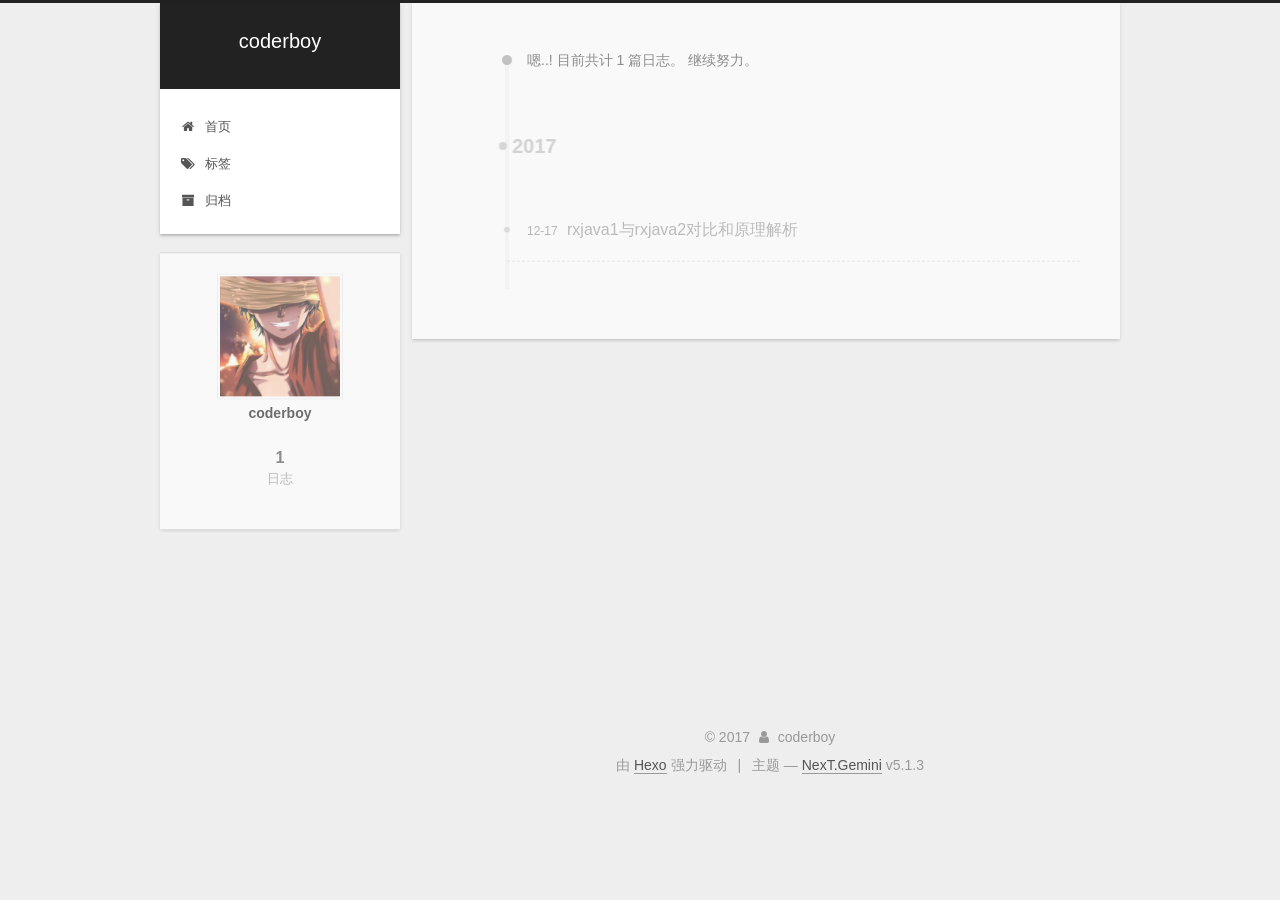
<file: archives/index.html>
<!DOCTYPE html>



  


<html class="theme-next gemini use-motion" lang="zh-Hans">
<head>
  <meta charset="UTF-8"/>
<meta http-equiv="X-UA-Compatible" content="IE=edge" />
<meta name="viewport" content="width=device-width, initial-scale=1, maximum-scale=1"/>
<meta name="theme-color" content="#222">









<meta http-equiv="Cache-Control" content="no-transform" />
<meta http-equiv="Cache-Control" content="no-siteapp" />
















  
  
  <link href="/lib/fancybox/source/jquery.fancybox.css?v=2.1.5" rel="stylesheet" type="text/css" />







<link href="/lib/font-awesome/css/font-awesome.min.css?v=4.6.2" rel="stylesheet" type="text/css" />

<link href="/css/main.css?v=5.1.3" rel="stylesheet" type="text/css" />


  <link rel="apple-touch-icon" sizes="180x180" href="/images/apple-touch-icon-next.png?v=5.1.3">


  <link rel="icon" type="image/png" sizes="32x32" href="/images/favicon-32x32-next.png?v=5.1.3">


  <link rel="icon" type="image/png" sizes="16x16" href="/images/favicon-16x16-next.png?v=5.1.3">


  <link rel="mask-icon" href="/images/logo.svg?v=5.1.3" color="#222">


  <link rel="manifest" href="/images/manifest.json">




  <meta name="keywords" content="Hexo, NexT" />










<meta property="og:type" content="website">
<meta property="og:title" content="coderboy">
<meta property="og:url" content="http://coderboy.com/archives/index.html">
<meta property="og:site_name" content="coderboy">
<meta property="og:locale" content="zh-Hans">
<meta name="twitter:card" content="summary">
<meta name="twitter:title" content="coderboy">



<script type="text/javascript" id="hexo.configurations">
  var NexT = window.NexT || {};
  var CONFIG = {
    root: '/',
    scheme: 'Gemini',
    version: '5.1.3',
    sidebar: {"position":"left","display":"always","offset":12,"b2t":false,"scrollpercent":false,"onmobile":false},
    fancybox: true,
    tabs: true,
    motion: {"enable":true,"async":false,"transition":{"post_block":"fadeIn","post_header":"slideDownIn","post_body":"slideDownIn","coll_header":"slideLeftIn","sidebar":"slideUpIn"}},
    duoshuo: {
      userId: '0',
      author: '博主'
    },
    algolia: {
      applicationID: '',
      apiKey: '',
      indexName: '',
      hits: {"per_page":10},
      labels: {"input_placeholder":"Search for Posts","hits_empty":"We didn't find any results for the search: ${query}","hits_stats":"${hits} results found in ${time} ms"}
    }
  };
</script>



  <link rel="canonical" href="http://coderboy.com/archives/"/>





  <title>归档 | coderboy</title>
  








</head>

<body itemscope itemtype="http://schema.org/WebPage" lang="zh-Hans">

  
  
    
  

  <div class="container sidebar-position-left page-archive">
    <div class="headband"></div>

    <header id="header" class="header" itemscope itemtype="http://schema.org/WPHeader">
      <div class="header-inner"><div class="site-brand-wrapper">
  <div class="site-meta ">
    

    <div class="custom-logo-site-title">
      <a href="/"  class="brand" rel="start">
        <span class="logo-line-before"><i></i></span>
        <span class="site-title">coderboy</span>
        <span class="logo-line-after"><i></i></span>
      </a>
    </div>
      
        <h1 class="site-subtitle" itemprop="description"></h1>
      
  </div>

  <div class="site-nav-toggle">
    <button>
      <span class="btn-bar"></span>
      <span class="btn-bar"></span>
      <span class="btn-bar"></span>
    </button>
  </div>
</div>

<nav class="site-nav">
  

  
    <ul id="menu" class="menu">
      
        
        <li class="menu-item menu-item-home">
          <a href="/" rel="section">
            
              <i class="menu-item-icon fa fa-fw fa-home"></i> <br />
            
            首页
          </a>
        </li>
      
        
        <li class="menu-item menu-item-tags">
          <a href="/tags/" rel="section">
            
              <i class="menu-item-icon fa fa-fw fa-tags"></i> <br />
            
            标签
          </a>
        </li>
      
        
        <li class="menu-item menu-item-archives">
          <a href="/archives/" rel="section">
            
              <i class="menu-item-icon fa fa-fw fa-archive"></i> <br />
            
            归档
          </a>
        </li>
      

      
    </ul>
  

  
</nav>



 </div>
    </header>

    <main id="main" class="main">
      <div class="main-inner">
        <div class="content-wrap">
          <div id="content" class="content">
            

  
  
  
  <div class="post-block archive">
    <div id="posts" class="posts-collapse">
      <span class="archive-move-on"></span>

      <span class="archive-page-counter">
        
        
        
          
        
        嗯..! 目前共计 1 篇日志。 继续努力。
      </span>

      

        
        
        

        
          
          <div class="collection-title">
            <h2 class="archive-year" id="archive-year-2017">2017</h2>
          </div>
        
        

        

  <article class="post post-type-normal" itemscope itemtype="http://schema.org/Article">
    <header class="post-header">

      <h3 class="post-title">
        
            <a class="post-title-link" href="/2017/12/17/rxjava1与rxjava2对比和原理解析/" itemprop="url">
              
                <span itemprop="name">rxjava1与rxjava2对比和原理解析</span>
              
            </a>
        
      </h3>

      <div class="post-meta">
        <time class="post-time" itemprop="dateCreated"
              datetime="2017-12-17T00:12:04+08:00"
              content="2017-12-17" >
          12-17
        </time>
      </div>

    </header>
  </article>



      

    </div>
  </div>
  
  
  

  



          </div>
          


          

        </div>
        
          
  
  <div class="sidebar-toggle">
    <div class="sidebar-toggle-line-wrap">
      <span class="sidebar-toggle-line sidebar-toggle-line-first"></span>
      <span class="sidebar-toggle-line sidebar-toggle-line-middle"></span>
      <span class="sidebar-toggle-line sidebar-toggle-line-last"></span>
    </div>
  </div>

  <aside id="sidebar" class="sidebar">
    
    <div class="sidebar-inner">

      

      

      <section class="site-overview-wrap sidebar-panel sidebar-panel-active">
        <div class="site-overview">
          <div class="site-author motion-element" itemprop="author" itemscope itemtype="http://schema.org/Person">
            
              <img class="site-author-image" itemprop="image"
                src="/images/avatar.gif"
                alt="coderboy" />
            
              <p class="site-author-name" itemprop="name">coderboy</p>
              <p class="site-description motion-element" itemprop="description"></p>
          </div>

          <nav class="site-state motion-element">

            
              <div class="site-state-item site-state-posts">
              
                <a href="/archives/">
              
                  <span class="site-state-item-count">1</span>
                  <span class="site-state-item-name">日志</span>
                </a>
              </div>
            

            

            

          </nav>

          

          <div class="links-of-author motion-element">
            
          </div>

          
          

          
          

          

        </div>
      </section>

      

      

    </div>
  </aside>


        
      </div>
    </main>

    <footer id="footer" class="footer">
      <div class="footer-inner">
        <div class="copyright">&copy; <span itemprop="copyrightYear">2017</span>
  <span class="with-love">
    <i class="fa fa-user"></i>
  </span>
  <span class="author" itemprop="copyrightHolder">coderboy</span>

  
</div>


  <div class="powered-by">由 <a class="theme-link" target="_blank" href="https://hexo.io">Hexo</a> 强力驱动</div>



  <span class="post-meta-divider">|</span>



  <div class="theme-info">主题 &mdash; <a class="theme-link" target="_blank" href="https://github.com/iissnan/hexo-theme-next">NexT.Gemini</a> v5.1.3</div>




        







        
      </div>
    </footer>

    
      <div class="back-to-top">
        <i class="fa fa-arrow-up"></i>
        
      </div>
    

    

  </div>

  

<script type="text/javascript">
  if (Object.prototype.toString.call(window.Promise) !== '[object Function]') {
    window.Promise = null;
  }
</script>









  












  
  
    <script type="text/javascript" src="/lib/jquery/index.js?v=2.1.3"></script>
  

  
  
    <script type="text/javascript" src="/lib/fastclick/lib/fastclick.min.js?v=1.0.6"></script>
  

  
  
    <script type="text/javascript" src="/lib/jquery_lazyload/jquery.lazyload.js?v=1.9.7"></script>
  

  
  
    <script type="text/javascript" src="/lib/velocity/velocity.min.js?v=1.2.1"></script>
  

  
  
    <script type="text/javascript" src="/lib/velocity/velocity.ui.min.js?v=1.2.1"></script>
  

  
  
    <script type="text/javascript" src="/lib/fancybox/source/jquery.fancybox.pack.js?v=2.1.5"></script>
  


  


  <script type="text/javascript" src="/js/src/utils.js?v=5.1.3"></script>

  <script type="text/javascript" src="/js/src/motion.js?v=5.1.3"></script>



  
  


  <script type="text/javascript" src="/js/src/affix.js?v=5.1.3"></script>

  <script type="text/javascript" src="/js/src/schemes/pisces.js?v=5.1.3"></script>



  

  


  <script type="text/javascript" src="/js/src/bootstrap.js?v=5.1.3"></script>



  


  








  












  





  

  

  

  
  

  

  

  

</body>
</html>
</file>
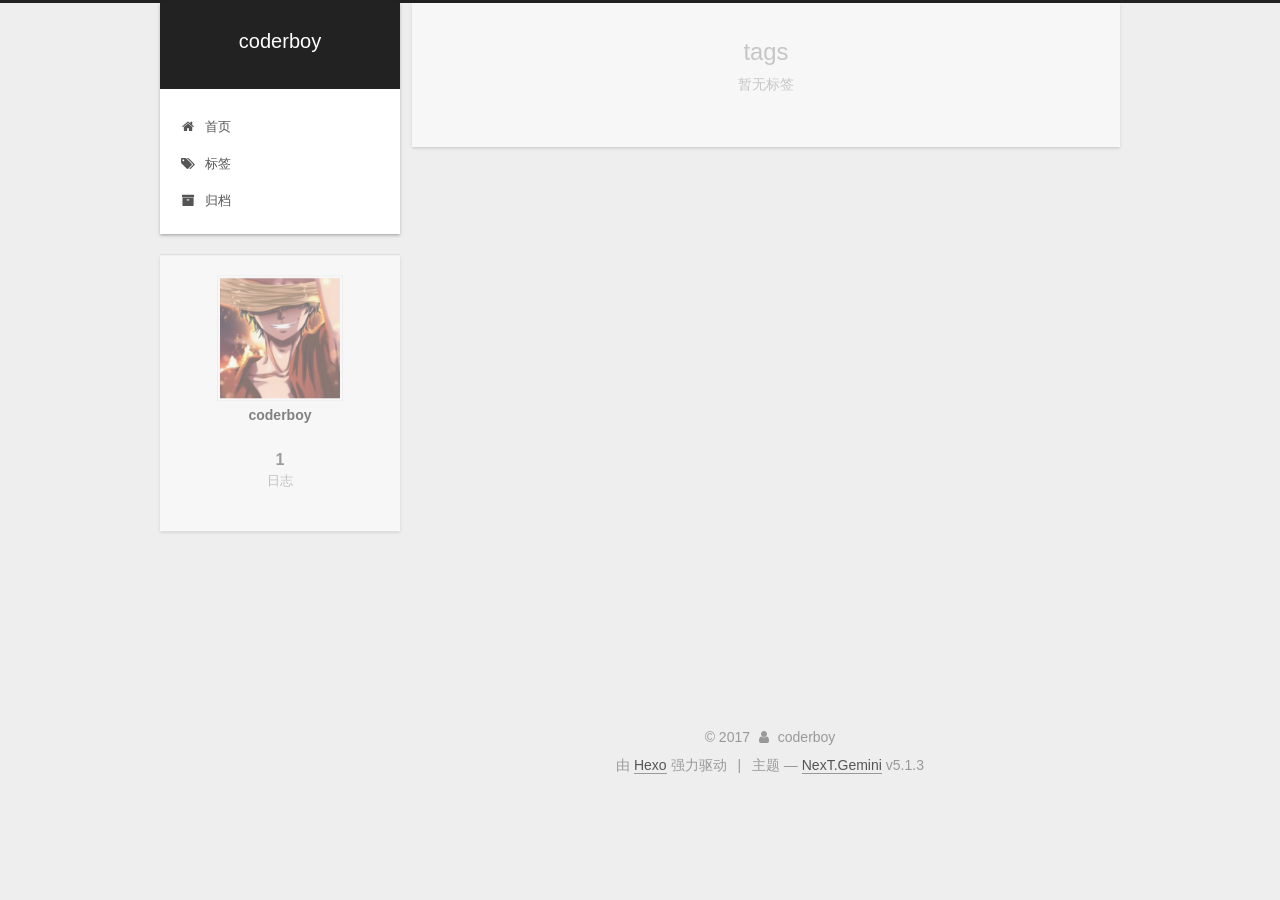
<file: tags/index.html>
<!DOCTYPE html>



  


<html class="theme-next gemini use-motion" lang="zh-Hans">
<head>
  <meta charset="UTF-8"/>
<meta http-equiv="X-UA-Compatible" content="IE=edge" />
<meta name="viewport" content="width=device-width, initial-scale=1, maximum-scale=1"/>
<meta name="theme-color" content="#222">









<meta http-equiv="Cache-Control" content="no-transform" />
<meta http-equiv="Cache-Control" content="no-siteapp" />
















  
  
  <link href="/lib/fancybox/source/jquery.fancybox.css?v=2.1.5" rel="stylesheet" type="text/css" />







<link href="/lib/font-awesome/css/font-awesome.min.css?v=4.6.2" rel="stylesheet" type="text/css" />

<link href="/css/main.css?v=5.1.3" rel="stylesheet" type="text/css" />


  <link rel="apple-touch-icon" sizes="180x180" href="/images/apple-touch-icon-next.png?v=5.1.3">


  <link rel="icon" type="image/png" sizes="32x32" href="/images/favicon-32x32-next.png?v=5.1.3">


  <link rel="icon" type="image/png" sizes="16x16" href="/images/favicon-16x16-next.png?v=5.1.3">


  <link rel="mask-icon" href="/images/logo.svg?v=5.1.3" color="#222">


  <link rel="manifest" href="/images/manifest.json">




  <meta name="keywords" content="Hexo, NexT" />










<meta property="og:type" content="website">
<meta property="og:title" content="tags">
<meta property="og:url" content="http://coderboy.com/tags/index.html">
<meta property="og:site_name" content="coderboy">
<meta property="og:locale" content="zh-Hans">
<meta property="og:updated_time" content="2017-12-16T17:42:29.799Z">
<meta name="twitter:card" content="summary">
<meta name="twitter:title" content="tags">



<script type="text/javascript" id="hexo.configurations">
  var NexT = window.NexT || {};
  var CONFIG = {
    root: '/',
    scheme: 'Gemini',
    version: '5.1.3',
    sidebar: {"position":"left","display":"always","offset":12,"b2t":false,"scrollpercent":false,"onmobile":false},
    fancybox: true,
    tabs: true,
    motion: {"enable":true,"async":false,"transition":{"post_block":"fadeIn","post_header":"slideDownIn","post_body":"slideDownIn","coll_header":"slideLeftIn","sidebar":"slideUpIn"}},
    duoshuo: {
      userId: '0',
      author: '博主'
    },
    algolia: {
      applicationID: '',
      apiKey: '',
      indexName: '',
      hits: {"per_page":10},
      labels: {"input_placeholder":"Search for Posts","hits_empty":"We didn't find any results for the search: ${query}","hits_stats":"${hits} results found in ${time} ms"}
    }
  };
</script>



  <link rel="canonical" href="http://coderboy.com/tags/"/>





  <title>tags | coderboy</title>
  








</head>

<body itemscope itemtype="http://schema.org/WebPage" lang="zh-Hans">

  
  
    
  

  <div class="container sidebar-position-left page-post-detail">
    <div class="headband"></div>

    <header id="header" class="header" itemscope itemtype="http://schema.org/WPHeader">
      <div class="header-inner"><div class="site-brand-wrapper">
  <div class="site-meta ">
    

    <div class="custom-logo-site-title">
      <a href="/"  class="brand" rel="start">
        <span class="logo-line-before"><i></i></span>
        <span class="site-title">coderboy</span>
        <span class="logo-line-after"><i></i></span>
      </a>
    </div>
      
        <h1 class="site-subtitle" itemprop="description"></h1>
      
  </div>

  <div class="site-nav-toggle">
    <button>
      <span class="btn-bar"></span>
      <span class="btn-bar"></span>
      <span class="btn-bar"></span>
    </button>
  </div>
</div>

<nav class="site-nav">
  

  
    <ul id="menu" class="menu">
      
        
        <li class="menu-item menu-item-home">
          <a href="/" rel="section">
            
              <i class="menu-item-icon fa fa-fw fa-home"></i> <br />
            
            首页
          </a>
        </li>
      
        
        <li class="menu-item menu-item-tags">
          <a href="/tags/" rel="section">
            
              <i class="menu-item-icon fa fa-fw fa-tags"></i> <br />
            
            标签
          </a>
        </li>
      
        
        <li class="menu-item menu-item-archives">
          <a href="/archives/" rel="section">
            
              <i class="menu-item-icon fa fa-fw fa-archive"></i> <br />
            
            归档
          </a>
        </li>
      

      
    </ul>
  

  
</nav>



 </div>
    </header>

    <main id="main" class="main">
      <div class="main-inner">
        <div class="content-wrap">
          <div id="content" class="content">
            

  <div id="posts" class="posts-expand">
    
    
    
    <div class="post-block page">
      <header class="post-header">

	<h2 class="post-title" itemprop="name headline">tags</h2>



</header>

      
      
      
      <div class="post-body">
        
        
          <div class="tag-cloud">
            <div class="tag-cloud-title">
                暂无标签
            </div>
            <div class="tag-cloud-tags">
              
            </div>
          </div>
        
      </div>
      
      
      
    </div>
    
    
    
  </div>


          </div>
          


          

  



        </div>
        
          
  
  <div class="sidebar-toggle">
    <div class="sidebar-toggle-line-wrap">
      <span class="sidebar-toggle-line sidebar-toggle-line-first"></span>
      <span class="sidebar-toggle-line sidebar-toggle-line-middle"></span>
      <span class="sidebar-toggle-line sidebar-toggle-line-last"></span>
    </div>
  </div>

  <aside id="sidebar" class="sidebar">
    
    <div class="sidebar-inner">

      

      

      <section class="site-overview-wrap sidebar-panel sidebar-panel-active">
        <div class="site-overview">
          <div class="site-author motion-element" itemprop="author" itemscope itemtype="http://schema.org/Person">
            
              <img class="site-author-image" itemprop="image"
                src="/images/avatar.gif"
                alt="coderboy" />
            
              <p class="site-author-name" itemprop="name">coderboy</p>
              <p class="site-description motion-element" itemprop="description"></p>
          </div>

          <nav class="site-state motion-element">

            
              <div class="site-state-item site-state-posts">
              
                <a href="/archives/">
              
                  <span class="site-state-item-count">1</span>
                  <span class="site-state-item-name">日志</span>
                </a>
              </div>
            

            

            

          </nav>

          

          <div class="links-of-author motion-element">
            
          </div>

          
          

          
          

          

        </div>
      </section>

      

      

    </div>
  </aside>


        
      </div>
    </main>

    <footer id="footer" class="footer">
      <div class="footer-inner">
        <div class="copyright">&copy; <span itemprop="copyrightYear">2017</span>
  <span class="with-love">
    <i class="fa fa-user"></i>
  </span>
  <span class="author" itemprop="copyrightHolder">coderboy</span>

  
</div>


  <div class="powered-by">由 <a class="theme-link" target="_blank" href="https://hexo.io">Hexo</a> 强力驱动</div>



  <span class="post-meta-divider">|</span>



  <div class="theme-info">主题 &mdash; <a class="theme-link" target="_blank" href="https://github.com/iissnan/hexo-theme-next">NexT.Gemini</a> v5.1.3</div>




        







        
      </div>
    </footer>

    
      <div class="back-to-top">
        <i class="fa fa-arrow-up"></i>
        
      </div>
    

    

  </div>

  

<script type="text/javascript">
  if (Object.prototype.toString.call(window.Promise) !== '[object Function]') {
    window.Promise = null;
  }
</script>









  












  
  
    <script type="text/javascript" src="/lib/jquery/index.js?v=2.1.3"></script>
  

  
  
    <script type="text/javascript" src="/lib/fastclick/lib/fastclick.min.js?v=1.0.6"></script>
  

  
  
    <script type="text/javascript" src="/lib/jquery_lazyload/jquery.lazyload.js?v=1.9.7"></script>
  

  
  
    <script type="text/javascript" src="/lib/velocity/velocity.min.js?v=1.2.1"></script>
  

  
  
    <script type="text/javascript" src="/lib/velocity/velocity.ui.min.js?v=1.2.1"></script>
  

  
  
    <script type="text/javascript" src="/lib/fancybox/source/jquery.fancybox.pack.js?v=2.1.5"></script>
  


  


  <script type="text/javascript" src="/js/src/utils.js?v=5.1.3"></script>

  <script type="text/javascript" src="/js/src/motion.js?v=5.1.3"></script>



  
  


  <script type="text/javascript" src="/js/src/affix.js?v=5.1.3"></script>

  <script type="text/javascript" src="/js/src/schemes/pisces.js?v=5.1.3"></script>



  
  <script type="text/javascript" src="/js/src/scrollspy.js?v=5.1.3"></script>
<script type="text/javascript" src="/js/src/post-details.js?v=5.1.3"></script>



  


  <script type="text/javascript" src="/js/src/bootstrap.js?v=5.1.3"></script>



  


  








  












  





  

  

  

  
  

  

  

  

</body>
</html>
</file>
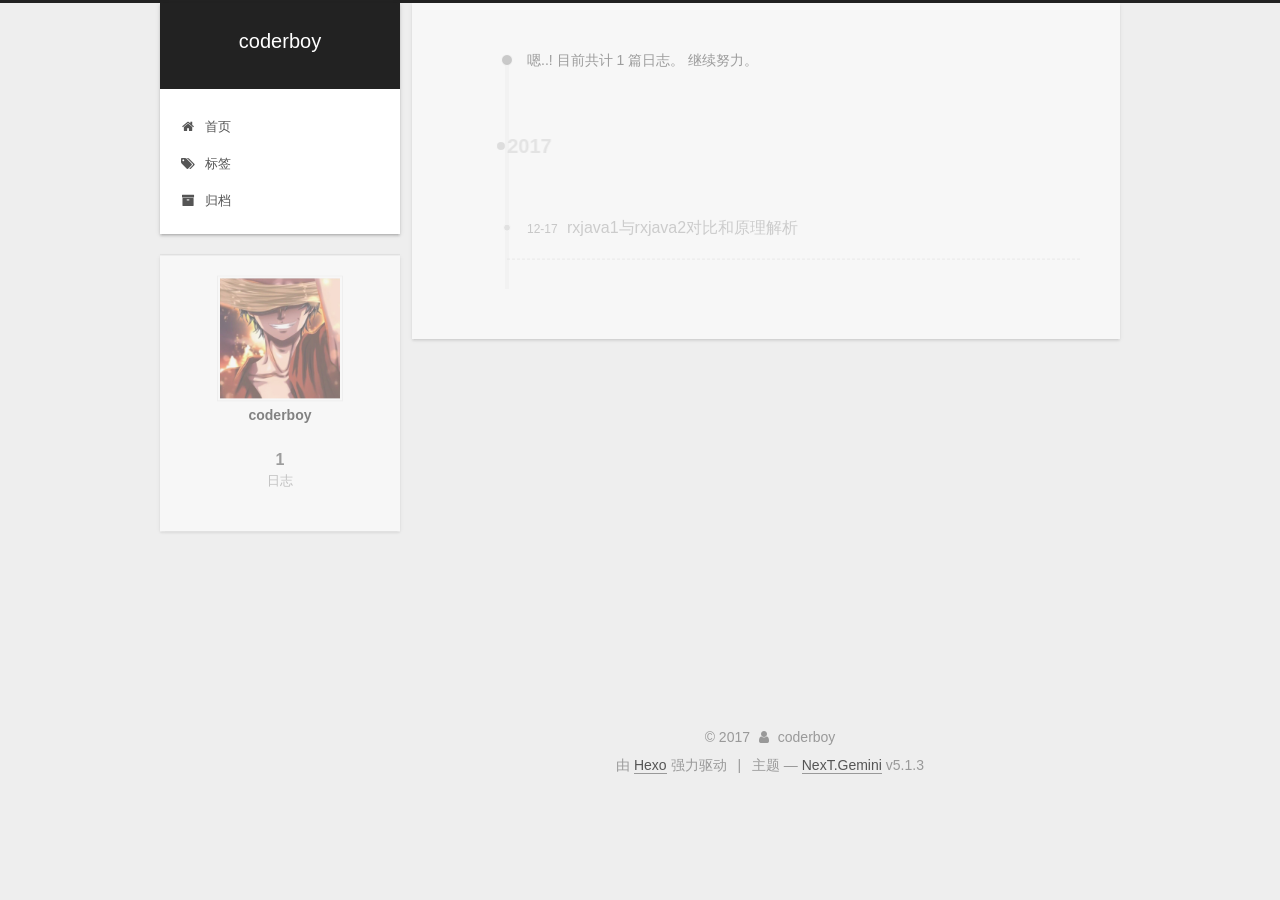
<file: archives/2017/index.html>
<!DOCTYPE html>



  


<html class="theme-next gemini use-motion" lang="zh-Hans">
<head>
  <meta charset="UTF-8"/>
<meta http-equiv="X-UA-Compatible" content="IE=edge" />
<meta name="viewport" content="width=device-width, initial-scale=1, maximum-scale=1"/>
<meta name="theme-color" content="#222">









<meta http-equiv="Cache-Control" content="no-transform" />
<meta http-equiv="Cache-Control" content="no-siteapp" />
















  
  
  <link href="/lib/fancybox/source/jquery.fancybox.css?v=2.1.5" rel="stylesheet" type="text/css" />







<link href="/lib/font-awesome/css/font-awesome.min.css?v=4.6.2" rel="stylesheet" type="text/css" />

<link href="/css/main.css?v=5.1.3" rel="stylesheet" type="text/css" />


  <link rel="apple-touch-icon" sizes="180x180" href="/images/apple-touch-icon-next.png?v=5.1.3">


  <link rel="icon" type="image/png" sizes="32x32" href="/images/favicon-32x32-next.png?v=5.1.3">


  <link rel="icon" type="image/png" sizes="16x16" href="/images/favicon-16x16-next.png?v=5.1.3">


  <link rel="mask-icon" href="/images/logo.svg?v=5.1.3" color="#222">


  <link rel="manifest" href="/images/manifest.json">




  <meta name="keywords" content="Hexo, NexT" />










<meta property="og:type" content="website">
<meta property="og:title" content="coderboy">
<meta property="og:url" content="http://coderboy.com/archives/2017/index.html">
<meta property="og:site_name" content="coderboy">
<meta property="og:locale" content="zh-Hans">
<meta name="twitter:card" content="summary">
<meta name="twitter:title" content="coderboy">



<script type="text/javascript" id="hexo.configurations">
  var NexT = window.NexT || {};
  var CONFIG = {
    root: '/',
    scheme: 'Gemini',
    version: '5.1.3',
    sidebar: {"position":"left","display":"always","offset":12,"b2t":false,"scrollpercent":false,"onmobile":false},
    fancybox: true,
    tabs: true,
    motion: {"enable":true,"async":false,"transition":{"post_block":"fadeIn","post_header":"slideDownIn","post_body":"slideDownIn","coll_header":"slideLeftIn","sidebar":"slideUpIn"}},
    duoshuo: {
      userId: '0',
      author: '博主'
    },
    algolia: {
      applicationID: '',
      apiKey: '',
      indexName: '',
      hits: {"per_page":10},
      labels: {"input_placeholder":"Search for Posts","hits_empty":"We didn't find any results for the search: ${query}","hits_stats":"${hits} results found in ${time} ms"}
    }
  };
</script>



  <link rel="canonical" href="http://coderboy.com/archives/2017/"/>





  <title>归档 | coderboy</title>
  








</head>

<body itemscope itemtype="http://schema.org/WebPage" lang="zh-Hans">

  
  
    
  

  <div class="container sidebar-position-left page-archive">
    <div class="headband"></div>

    <header id="header" class="header" itemscope itemtype="http://schema.org/WPHeader">
      <div class="header-inner"><div class="site-brand-wrapper">
  <div class="site-meta ">
    

    <div class="custom-logo-site-title">
      <a href="/"  class="brand" rel="start">
        <span class="logo-line-before"><i></i></span>
        <span class="site-title">coderboy</span>
        <span class="logo-line-after"><i></i></span>
      </a>
    </div>
      
        <h1 class="site-subtitle" itemprop="description"></h1>
      
  </div>

  <div class="site-nav-toggle">
    <button>
      <span class="btn-bar"></span>
      <span class="btn-bar"></span>
      <span class="btn-bar"></span>
    </button>
  </div>
</div>

<nav class="site-nav">
  

  
    <ul id="menu" class="menu">
      
        
        <li class="menu-item menu-item-home">
          <a href="/" rel="section">
            
              <i class="menu-item-icon fa fa-fw fa-home"></i> <br />
            
            首页
          </a>
        </li>
      
        
        <li class="menu-item menu-item-tags">
          <a href="/tags/" rel="section">
            
              <i class="menu-item-icon fa fa-fw fa-tags"></i> <br />
            
            标签
          </a>
        </li>
      
        
        <li class="menu-item menu-item-archives">
          <a href="/archives/" rel="section">
            
              <i class="menu-item-icon fa fa-fw fa-archive"></i> <br />
            
            归档
          </a>
        </li>
      

      
    </ul>
  

  
</nav>



 </div>
    </header>

    <main id="main" class="main">
      <div class="main-inner">
        <div class="content-wrap">
          <div id="content" class="content">
            

  
  
  
  <div class="post-block archive">
    <div id="posts" class="posts-collapse">
      <span class="archive-move-on"></span>

      <span class="archive-page-counter">
        
        
        
          
        
        嗯..! 目前共计 1 篇日志。 继续努力。
      </span>

      

        
        
        

        
          
          <div class="collection-title">
            <h2 class="archive-year" id="archive-year-2017">2017</h2>
          </div>
        
        

        

  <article class="post post-type-normal" itemscope itemtype="http://schema.org/Article">
    <header class="post-header">

      <h3 class="post-title">
        
            <a class="post-title-link" href="/2017/12/17/rxjava1与rxjava2对比和原理解析/" itemprop="url">
              
                <span itemprop="name">rxjava1与rxjava2对比和原理解析</span>
              
            </a>
        
      </h3>

      <div class="post-meta">
        <time class="post-time" itemprop="dateCreated"
              datetime="2017-12-17T00:12:04+08:00"
              content="2017-12-17" >
          12-17
        </time>
      </div>

    </header>
  </article>



      

    </div>
  </div>
  
  
  

  



          </div>
          


          

        </div>
        
          
  
  <div class="sidebar-toggle">
    <div class="sidebar-toggle-line-wrap">
      <span class="sidebar-toggle-line sidebar-toggle-line-first"></span>
      <span class="sidebar-toggle-line sidebar-toggle-line-middle"></span>
      <span class="sidebar-toggle-line sidebar-toggle-line-last"></span>
    </div>
  </div>

  <aside id="sidebar" class="sidebar">
    
    <div class="sidebar-inner">

      

      

      <section class="site-overview-wrap sidebar-panel sidebar-panel-active">
        <div class="site-overview">
          <div class="site-author motion-element" itemprop="author" itemscope itemtype="http://schema.org/Person">
            
              <img class="site-author-image" itemprop="image"
                src="/images/avatar.gif"
                alt="coderboy" />
            
              <p class="site-author-name" itemprop="name">coderboy</p>
              <p class="site-description motion-element" itemprop="description"></p>
          </div>

          <nav class="site-state motion-element">

            
              <div class="site-state-item site-state-posts">
              
                <a href="/archives/">
              
                  <span class="site-state-item-count">1</span>
                  <span class="site-state-item-name">日志</span>
                </a>
              </div>
            

            

            

          </nav>

          

          <div class="links-of-author motion-element">
            
          </div>

          
          

          
          

          

        </div>
      </section>

      

      

    </div>
  </aside>


        
      </div>
    </main>

    <footer id="footer" class="footer">
      <div class="footer-inner">
        <div class="copyright">&copy; <span itemprop="copyrightYear">2017</span>
  <span class="with-love">
    <i class="fa fa-user"></i>
  </span>
  <span class="author" itemprop="copyrightHolder">coderboy</span>

  
</div>


  <div class="powered-by">由 <a class="theme-link" target="_blank" href="https://hexo.io">Hexo</a> 强力驱动</div>



  <span class="post-meta-divider">|</span>



  <div class="theme-info">主题 &mdash; <a class="theme-link" target="_blank" href="https://github.com/iissnan/hexo-theme-next">NexT.Gemini</a> v5.1.3</div>




        







        
      </div>
    </footer>

    
      <div class="back-to-top">
        <i class="fa fa-arrow-up"></i>
        
      </div>
    

    

  </div>

  

<script type="text/javascript">
  if (Object.prototype.toString.call(window.Promise) !== '[object Function]') {
    window.Promise = null;
  }
</script>









  












  
  
    <script type="text/javascript" src="/lib/jquery/index.js?v=2.1.3"></script>
  

  
  
    <script type="text/javascript" src="/lib/fastclick/lib/fastclick.min.js?v=1.0.6"></script>
  

  
  
    <script type="text/javascript" src="/lib/jquery_lazyload/jquery.lazyload.js?v=1.9.7"></script>
  

  
  
    <script type="text/javascript" src="/lib/velocity/velocity.min.js?v=1.2.1"></script>
  

  
  
    <script type="text/javascript" src="/lib/velocity/velocity.ui.min.js?v=1.2.1"></script>
  

  
  
    <script type="text/javascript" src="/lib/fancybox/source/jquery.fancybox.pack.js?v=2.1.5"></script>
  


  


  <script type="text/javascript" src="/js/src/utils.js?v=5.1.3"></script>

  <script type="text/javascript" src="/js/src/motion.js?v=5.1.3"></script>



  
  


  <script type="text/javascript" src="/js/src/affix.js?v=5.1.3"></script>

  <script type="text/javascript" src="/js/src/schemes/pisces.js?v=5.1.3"></script>



  

  


  <script type="text/javascript" src="/js/src/bootstrap.js?v=5.1.3"></script>



  


  








  












  





  

  

  

  
  

  

  

  

</body>
</html>
</file>
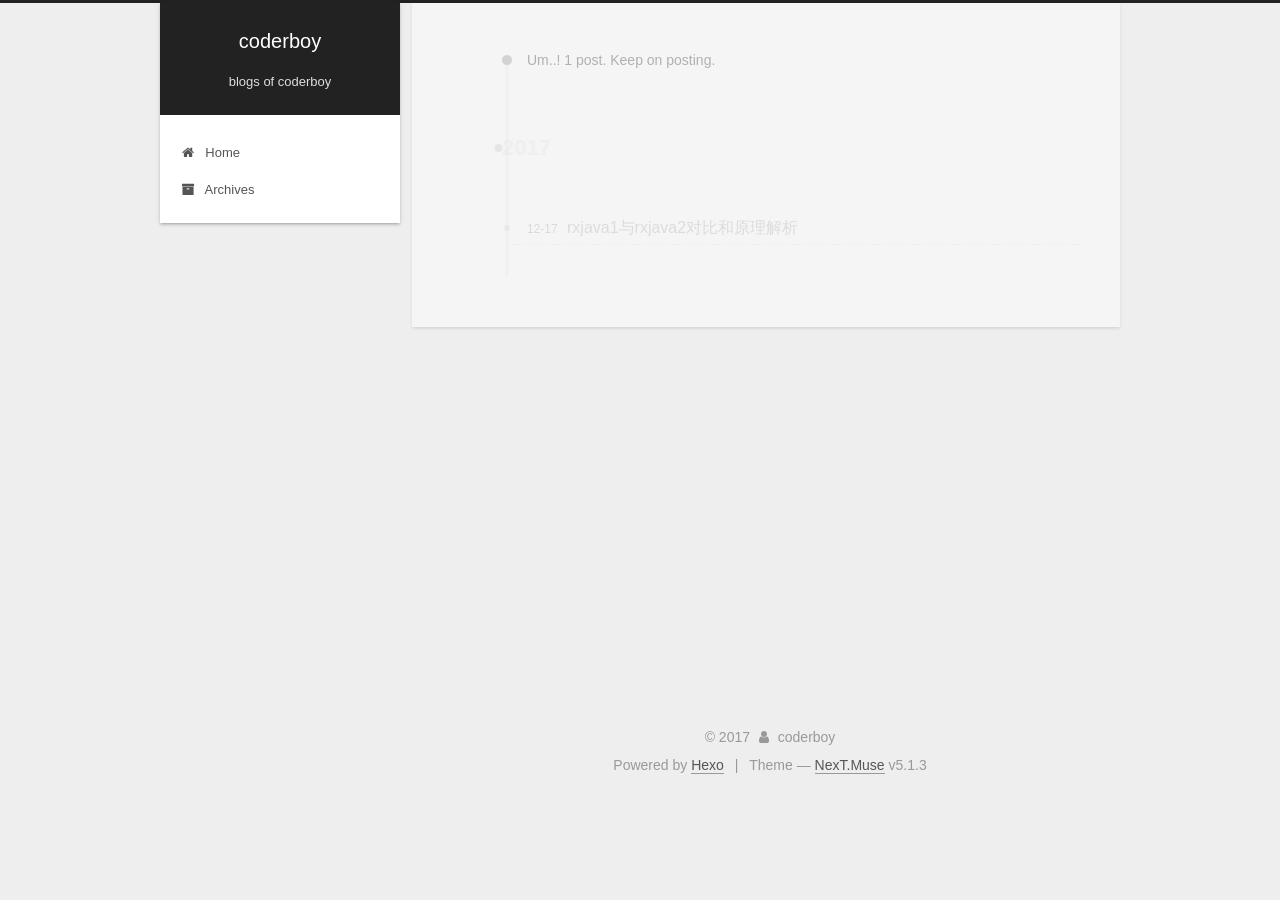
<file: archives/2017/12/index.html>
<!DOCTYPE html>



  


<html class="theme-next muse use-motion" lang="zh-CN">
<head>
  <meta charset="UTF-8"/>
<meta http-equiv="X-UA-Compatible" content="IE=edge" />
<meta name="viewport" content="width=device-width, initial-scale=1, maximum-scale=1"/>
<meta name="theme-color" content="#222">









<meta http-equiv="Cache-Control" content="no-transform" />
<meta http-equiv="Cache-Control" content="no-siteapp" />
















  
  
  <link href="/lib/fancybox/source/jquery.fancybox.css?v=2.1.5" rel="stylesheet" type="text/css" />







<link href="/lib/font-awesome/css/font-awesome.min.css?v=4.6.2" rel="stylesheet" type="text/css" />

<link href="/css/main.css?v=5.1.3" rel="stylesheet" type="text/css" />


  <link rel="apple-touch-icon" sizes="180x180" href="/images/apple-touch-icon-next.png?v=5.1.3">


  <link rel="icon" type="image/png" sizes="32x32" href="/images/favicon-32x32-next.png?v=5.1.3">


  <link rel="icon" type="image/png" sizes="16x16" href="/images/favicon-16x16-next.png?v=5.1.3">


  <link rel="mask-icon" href="/images/logo.svg?v=5.1.3" color="#222">





  <meta name="keywords" content="Hexo, NexT" />










<meta name="description" content="study hard, work hard">
<meta property="og:type" content="website">
<meta property="og:title" content="coderboy">
<meta property="og:url" content="http://coderboy.com/archives/2017/12/index.html">
<meta property="og:site_name" content="coderboy">
<meta property="og:description" content="study hard, work hard">
<meta property="og:locale" content="zh-CN">
<meta name="twitter:card" content="summary">
<meta name="twitter:title" content="coderboy">
<meta name="twitter:description" content="study hard, work hard">



<script type="text/javascript" id="hexo.configurations">
  var NexT = window.NexT || {};
  var CONFIG = {
    root: '/',
    scheme: 'Muse',
    version: '5.1.3',
    sidebar: {"position":"left","display":"post","offset":12,"b2t":false,"scrollpercent":false,"onmobile":false},
    fancybox: true,
    tabs: true,
    motion: {"enable":true,"async":false,"transition":{"post_block":"fadeIn","post_header":"slideDownIn","post_body":"slideDownIn","coll_header":"slideLeftIn","sidebar":"slideUpIn"}},
    duoshuo: {
      userId: '0',
      author: 'Author'
    },
    algolia: {
      applicationID: '',
      apiKey: '',
      indexName: '',
      hits: {"per_page":10},
      labels: {"input_placeholder":"Search for Posts","hits_empty":"We didn't find any results for the search: ${query}","hits_stats":"${hits} results found in ${time} ms"}
    }
  };
</script>



  <link rel="canonical" href="http://coderboy.com/archives/2017/12/"/>





  <title>Archive | coderboy</title>
  








</head>

<body itemscope itemtype="http://schema.org/WebPage" lang="zh-CN">

  
  
    
  

  <div class="container sidebar-position-left page-archive">
    <div class="headband"></div>

    <header id="header" class="header" itemscope itemtype="http://schema.org/WPHeader">
      <div class="header-inner"><div class="site-brand-wrapper">
  <div class="site-meta ">
    

    <div class="custom-logo-site-title">
      <a href="/"  class="brand" rel="start">
        <span class="logo-line-before"><i></i></span>
        <span class="site-title">coderboy</span>
        <span class="logo-line-after"><i></i></span>
      </a>
    </div>
      
        <p class="site-subtitle">blogs of coderboy</p>
      
  </div>

  <div class="site-nav-toggle">
    <button>
      <span class="btn-bar"></span>
      <span class="btn-bar"></span>
      <span class="btn-bar"></span>
    </button>
  </div>
</div>

<nav class="site-nav">
  

  
    <ul id="menu" class="menu">
      
        
        <li class="menu-item menu-item-home">
          <a href="/" rel="section">
            
              <i class="menu-item-icon fa fa-fw fa-home"></i> <br />
            
            Home
          </a>
        </li>
      
        
        <li class="menu-item menu-item-archives">
          <a href="/archives/" rel="section">
            
              <i class="menu-item-icon fa fa-fw fa-archive"></i> <br />
            
            Archives
          </a>
        </li>
      

      
    </ul>
  

  
</nav>



 </div>
    </header>

    <main id="main" class="main">
      <div class="main-inner">
        <div class="content-wrap">
          <div id="content" class="content">
            

  
  
  
  <div class="post-block archive">
    <div id="posts" class="posts-collapse">
      <span class="archive-move-on"></span>

      <span class="archive-page-counter">
        
        
        
          
        
        Um..! 1 post. Keep on posting.
      </span>

      

        
        
        

        
          
          <div class="collection-title">
            <h1 class="archive-year" id="archive-year-2017">2017</h1>
          </div>
        
        

        

  <article class="post post-type-normal" itemscope itemtype="http://schema.org/Article">
    <header class="post-header">

      <h2 class="post-title">
        
            <a class="post-title-link" href="/2017/12/17/rxjava1与rxjava2对比和原理解析/" itemprop="url">
              
                <span itemprop="name">rxjava1与rxjava2对比和原理解析</span>
              
            </a>
        
      </h2>

      <div class="post-meta">
        <time class="post-time" itemprop="dateCreated"
              datetime="2017-12-17T00:12:04+08:00"
              content="2017-12-17" >
          12-17
        </time>
      </div>

    </header>
  </article>



      

    </div>
  </div>
  
  
  

  



          </div>
          


          

        </div>
        
          
  
  <div class="sidebar-toggle">
    <div class="sidebar-toggle-line-wrap">
      <span class="sidebar-toggle-line sidebar-toggle-line-first"></span>
      <span class="sidebar-toggle-line sidebar-toggle-line-middle"></span>
      <span class="sidebar-toggle-line sidebar-toggle-line-last"></span>
    </div>
  </div>

  <aside id="sidebar" class="sidebar">
    
    <div class="sidebar-inner">

      

      

      <section class="site-overview-wrap sidebar-panel sidebar-panel-active">
        <div class="site-overview">
          <div class="site-author motion-element" itemprop="author" itemscope itemtype="http://schema.org/Person">
            
              <p class="site-author-name" itemprop="name">coderboy</p>
              <p class="site-description motion-element" itemprop="description">study hard, work hard</p>
          </div>

          <nav class="site-state motion-element">

            
              <div class="site-state-item site-state-posts">
              
                <a href="/archives/">
              
                  <span class="site-state-item-count">1</span>
                  <span class="site-state-item-name">posts</span>
                </a>
              </div>
            

            

            

          </nav>

          

          <div class="links-of-author motion-element">
            
          </div>

          
          

          
          

          

        </div>
      </section>

      

      

    </div>
  </aside>


        
      </div>
    </main>

    <footer id="footer" class="footer">
      <div class="footer-inner">
        <div class="copyright">&copy; <span itemprop="copyrightYear">2017</span>
  <span class="with-love">
    <i class="fa fa-user"></i>
  </span>
  <span class="author" itemprop="copyrightHolder">coderboy</span>

  
</div>


  <div class="powered-by">Powered by <a class="theme-link" target="_blank" href="https://hexo.io">Hexo</a></div>



  <span class="post-meta-divider">|</span>



  <div class="theme-info">Theme &mdash; <a class="theme-link" target="_blank" href="https://github.com/iissnan/hexo-theme-next">NexT.Muse</a> v5.1.3</div>




        







        
      </div>
    </footer>

    
      <div class="back-to-top">
        <i class="fa fa-arrow-up"></i>
        
      </div>
    

    

  </div>

  

<script type="text/javascript">
  if (Object.prototype.toString.call(window.Promise) !== '[object Function]') {
    window.Promise = null;
  }
</script>









  












  
  
    <script type="text/javascript" src="/lib/jquery/index.js?v=2.1.3"></script>
  

  
  
    <script type="text/javascript" src="/lib/fastclick/lib/fastclick.min.js?v=1.0.6"></script>
  

  
  
    <script type="text/javascript" src="/lib/jquery_lazyload/jquery.lazyload.js?v=1.9.7"></script>
  

  
  
    <script type="text/javascript" src="/lib/velocity/velocity.min.js?v=1.2.1"></script>
  

  
  
    <script type="text/javascript" src="/lib/velocity/velocity.ui.min.js?v=1.2.1"></script>
  

  
  
    <script type="text/javascript" src="/lib/fancybox/source/jquery.fancybox.pack.js?v=2.1.5"></script>
  


  


  <script type="text/javascript" src="/js/src/utils.js?v=5.1.3"></script>

  <script type="text/javascript" src="/js/src/motion.js?v=5.1.3"></script>



  
  

  

  


  <script type="text/javascript" src="/js/src/bootstrap.js?v=5.1.3"></script>



  


  




	





  





  












  





  

  

  

  
  

  

  

  

</body>
</html>
</file>
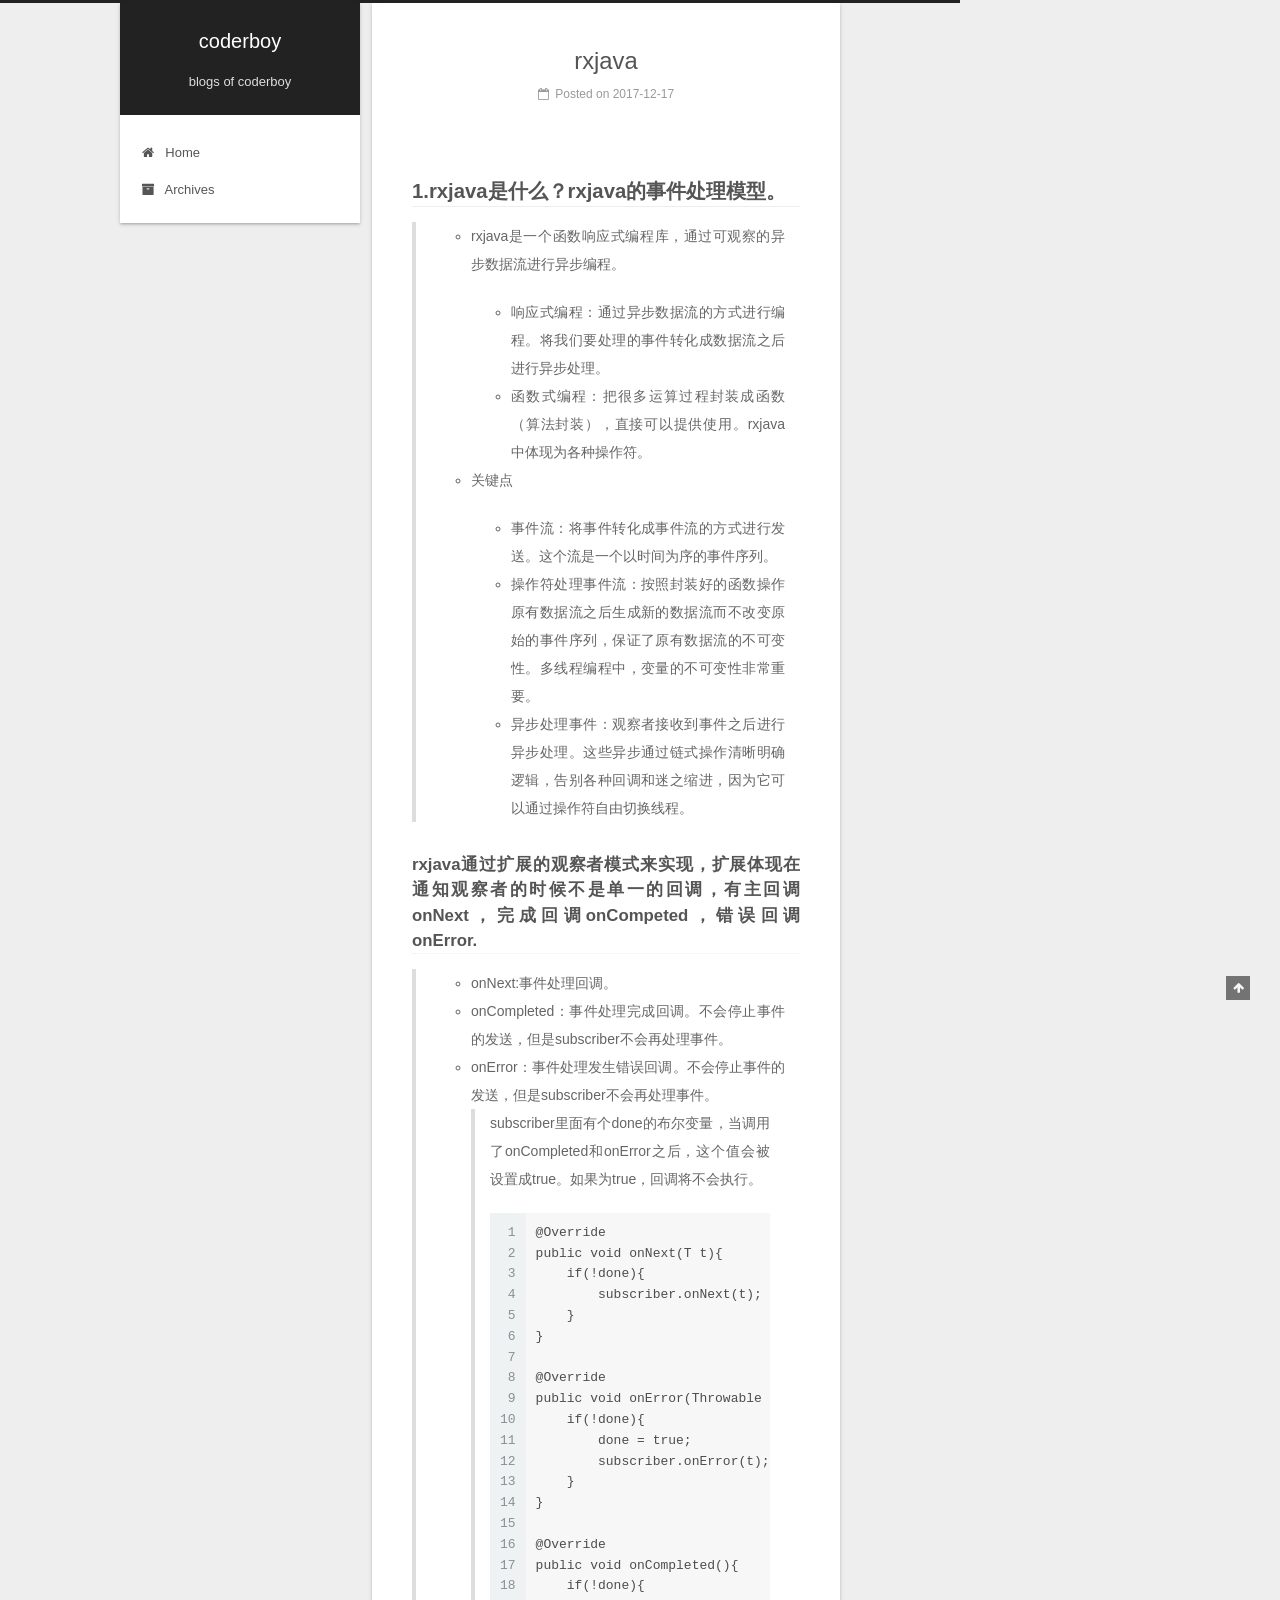
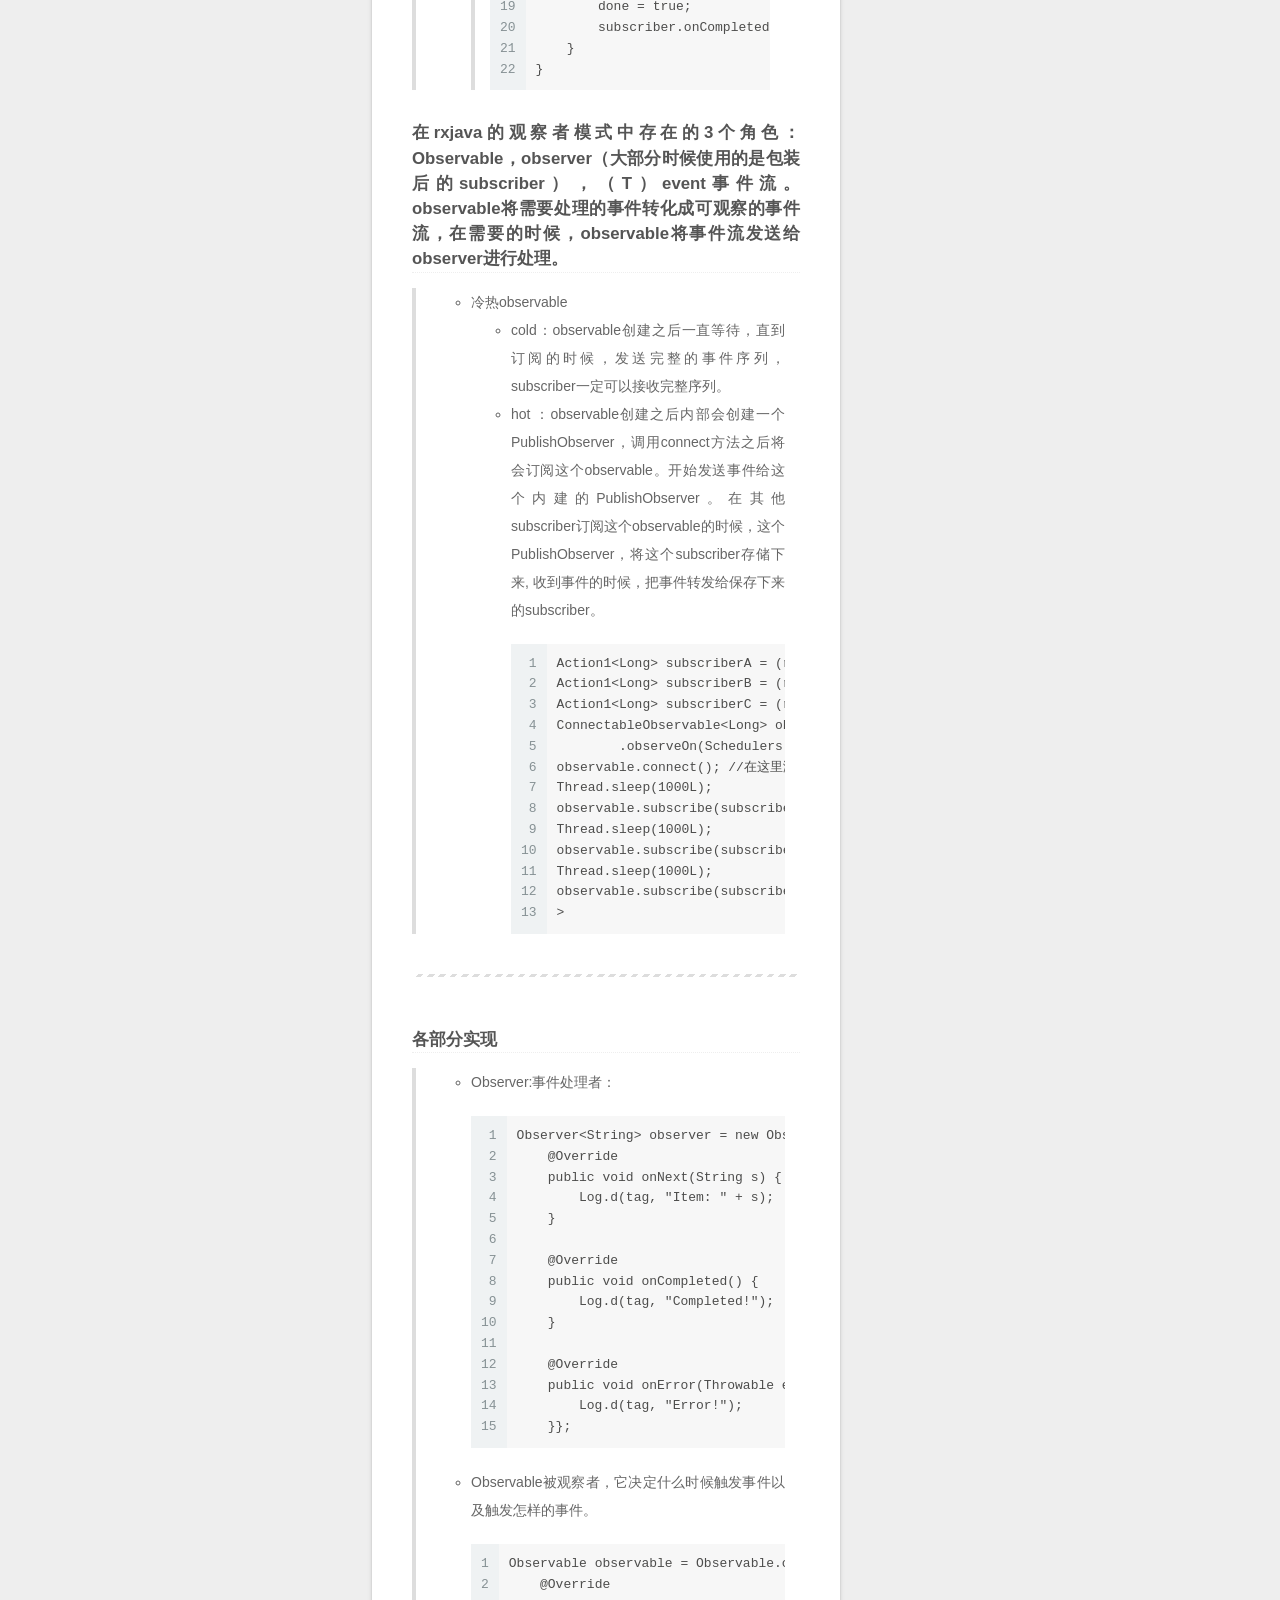
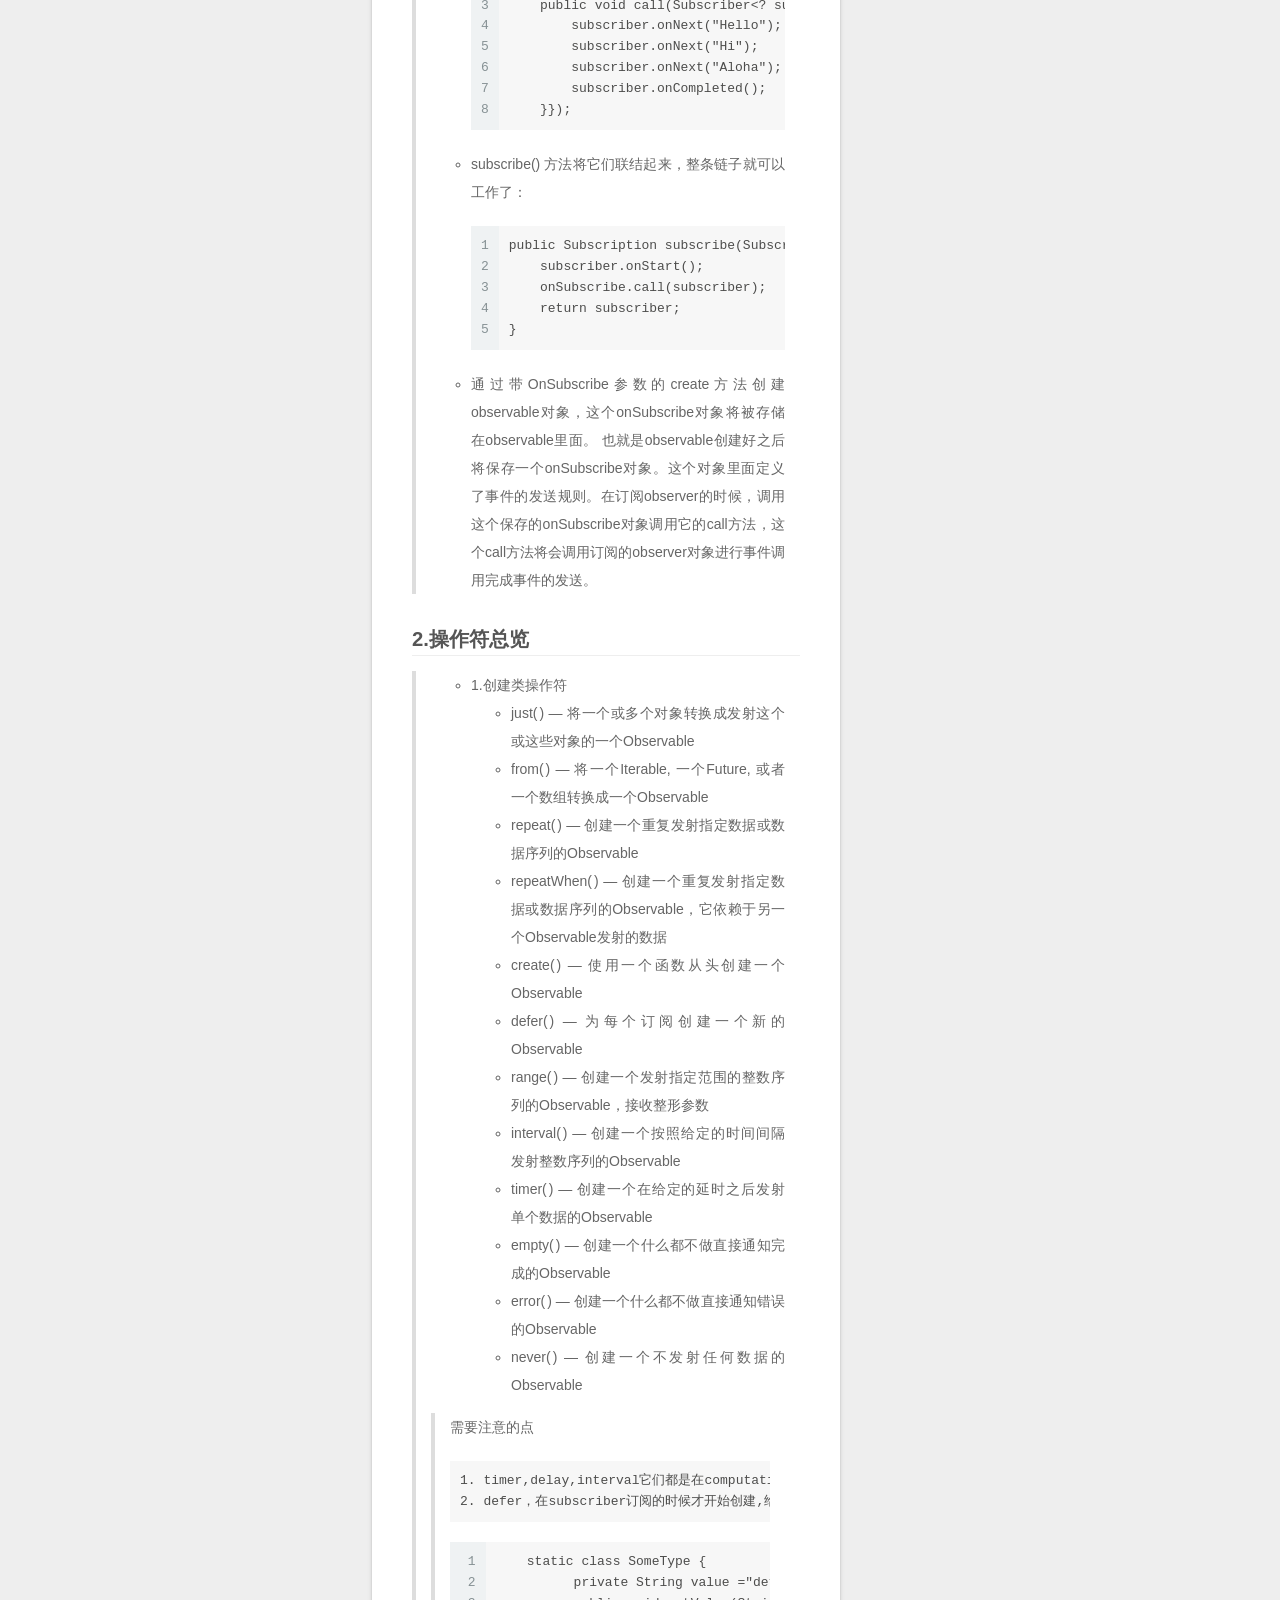
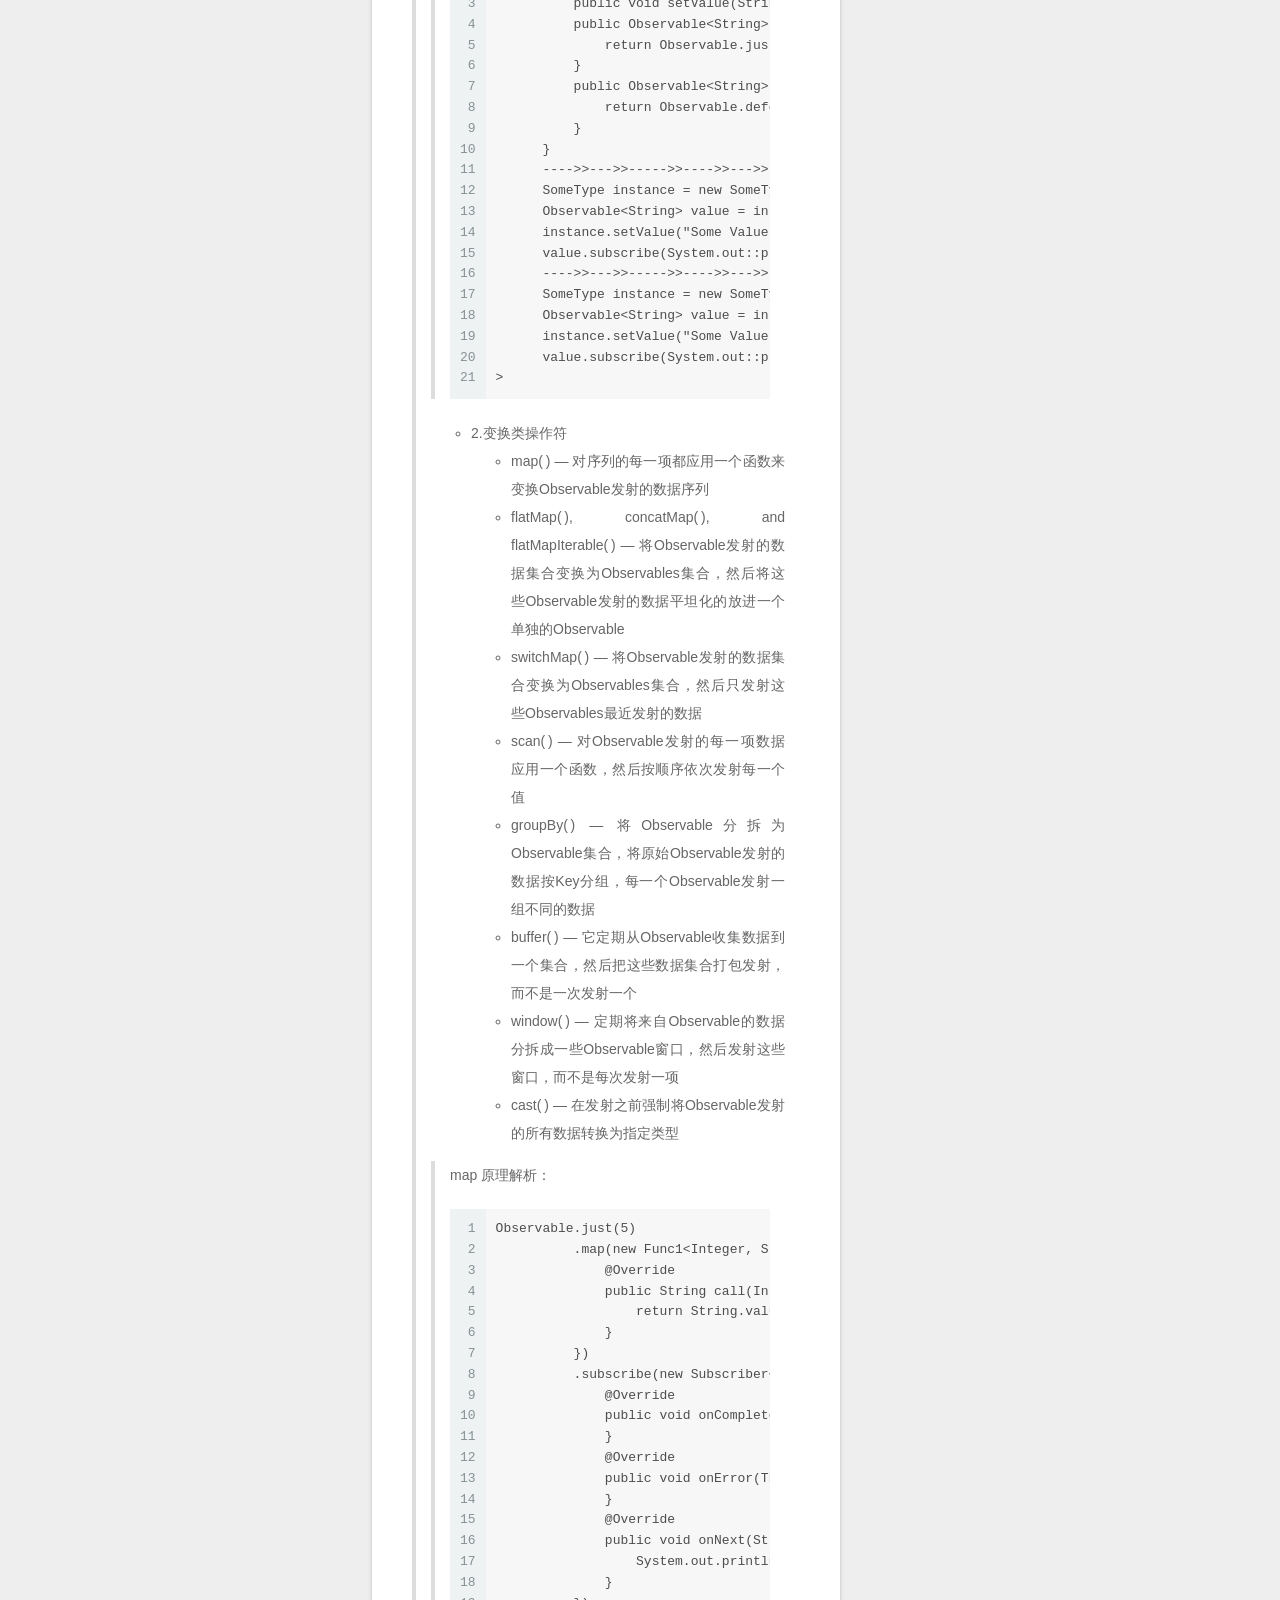
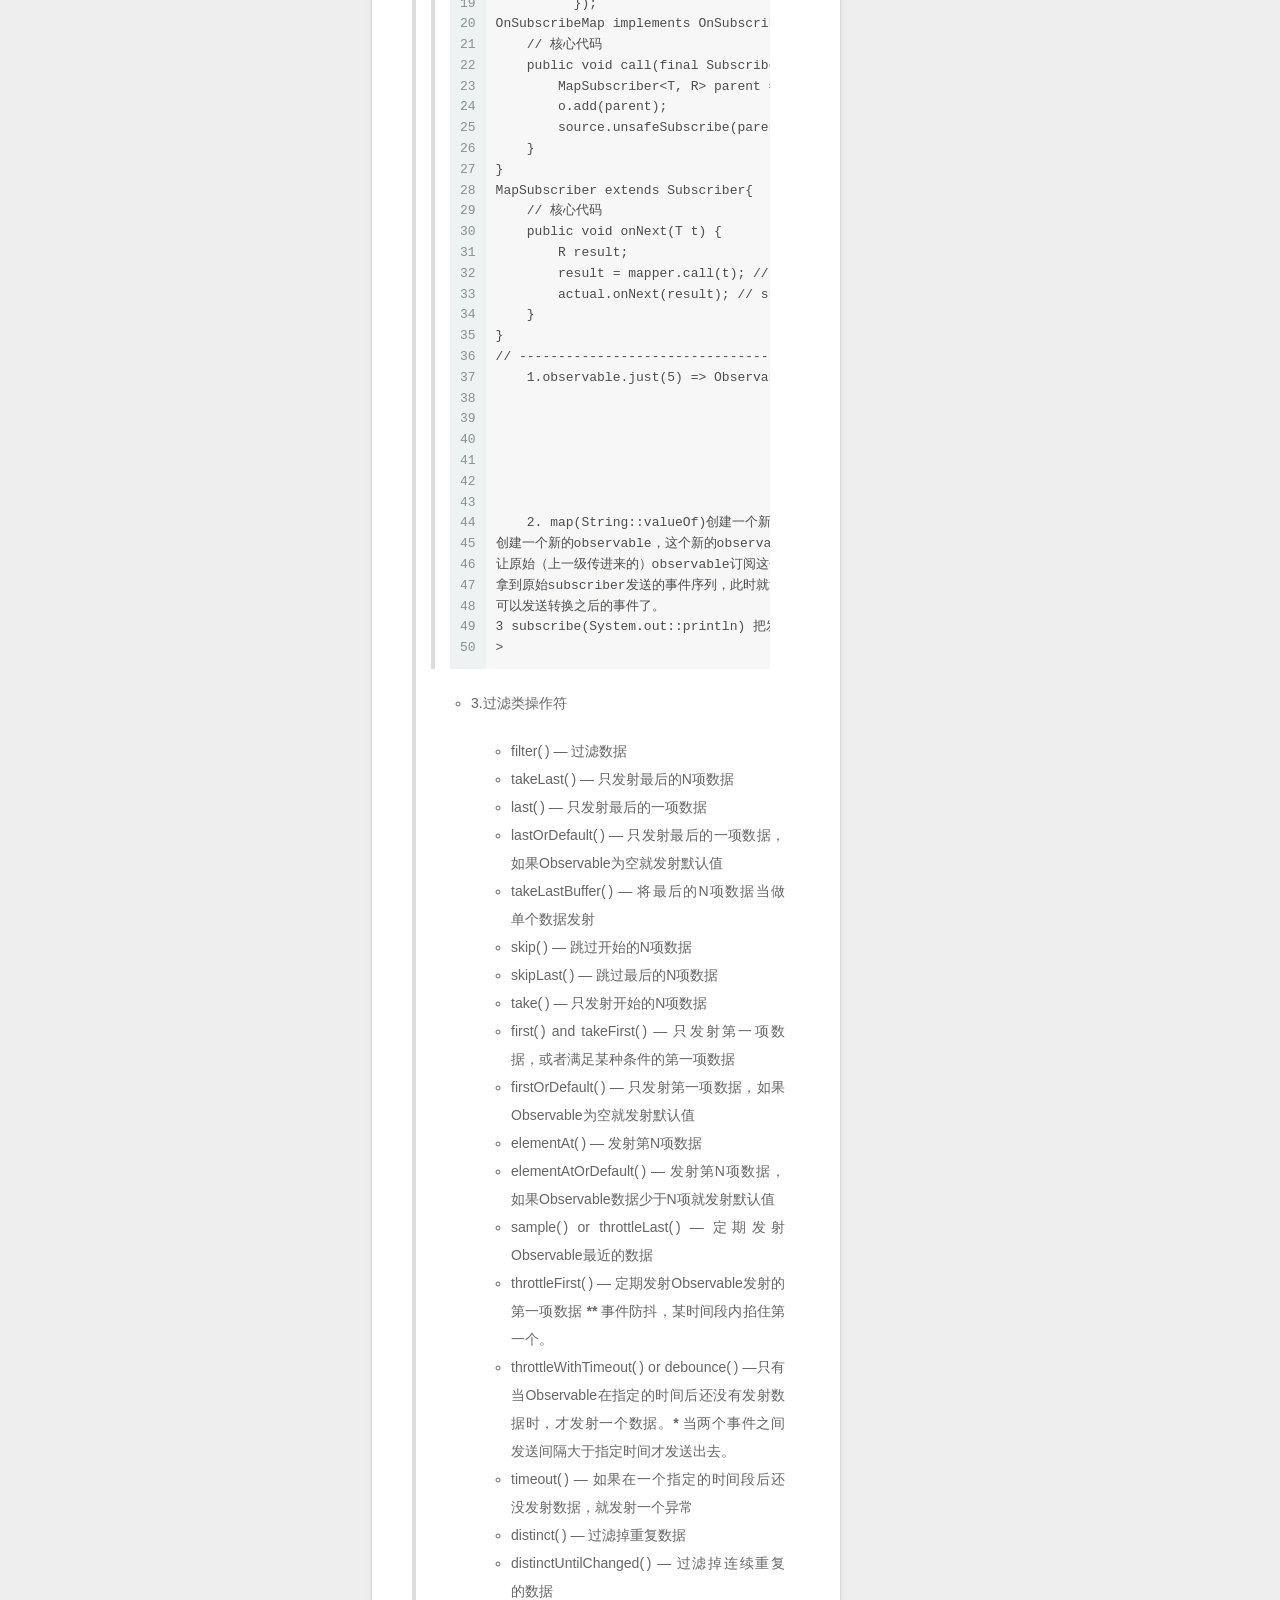
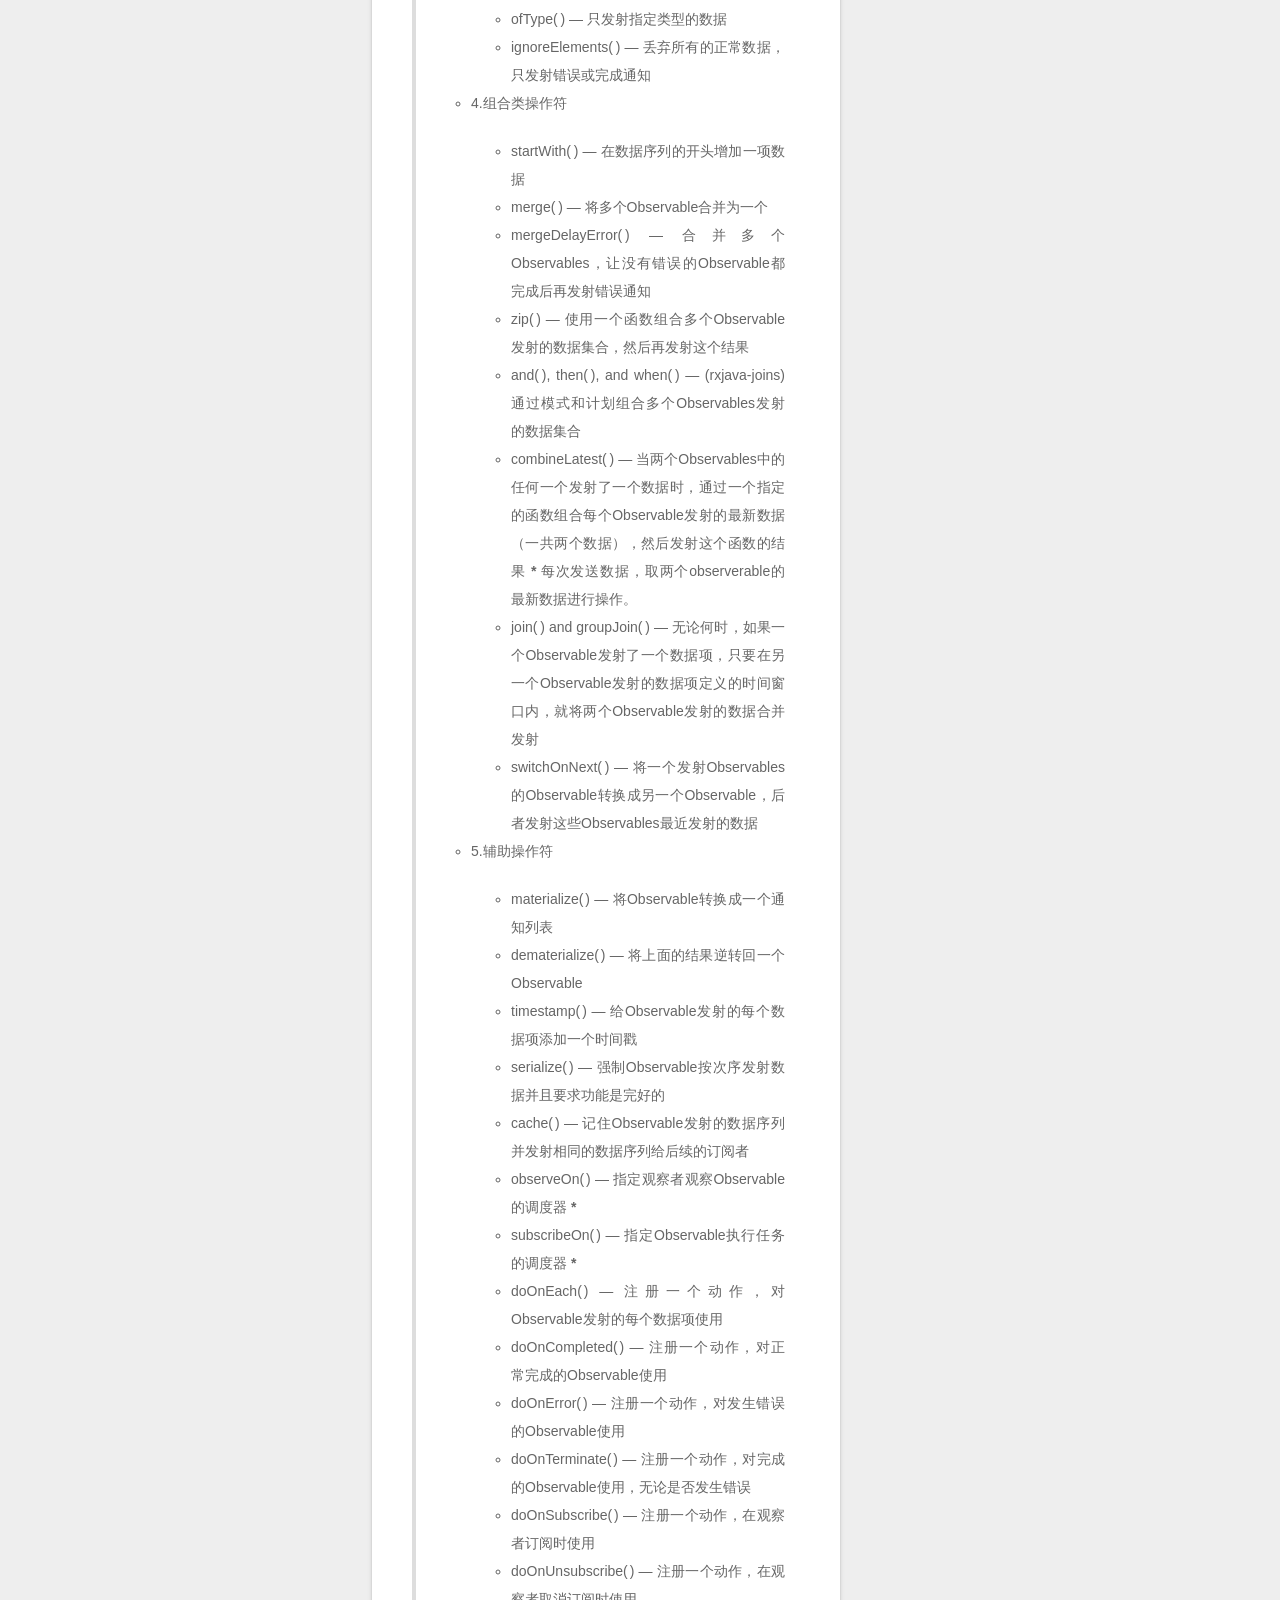
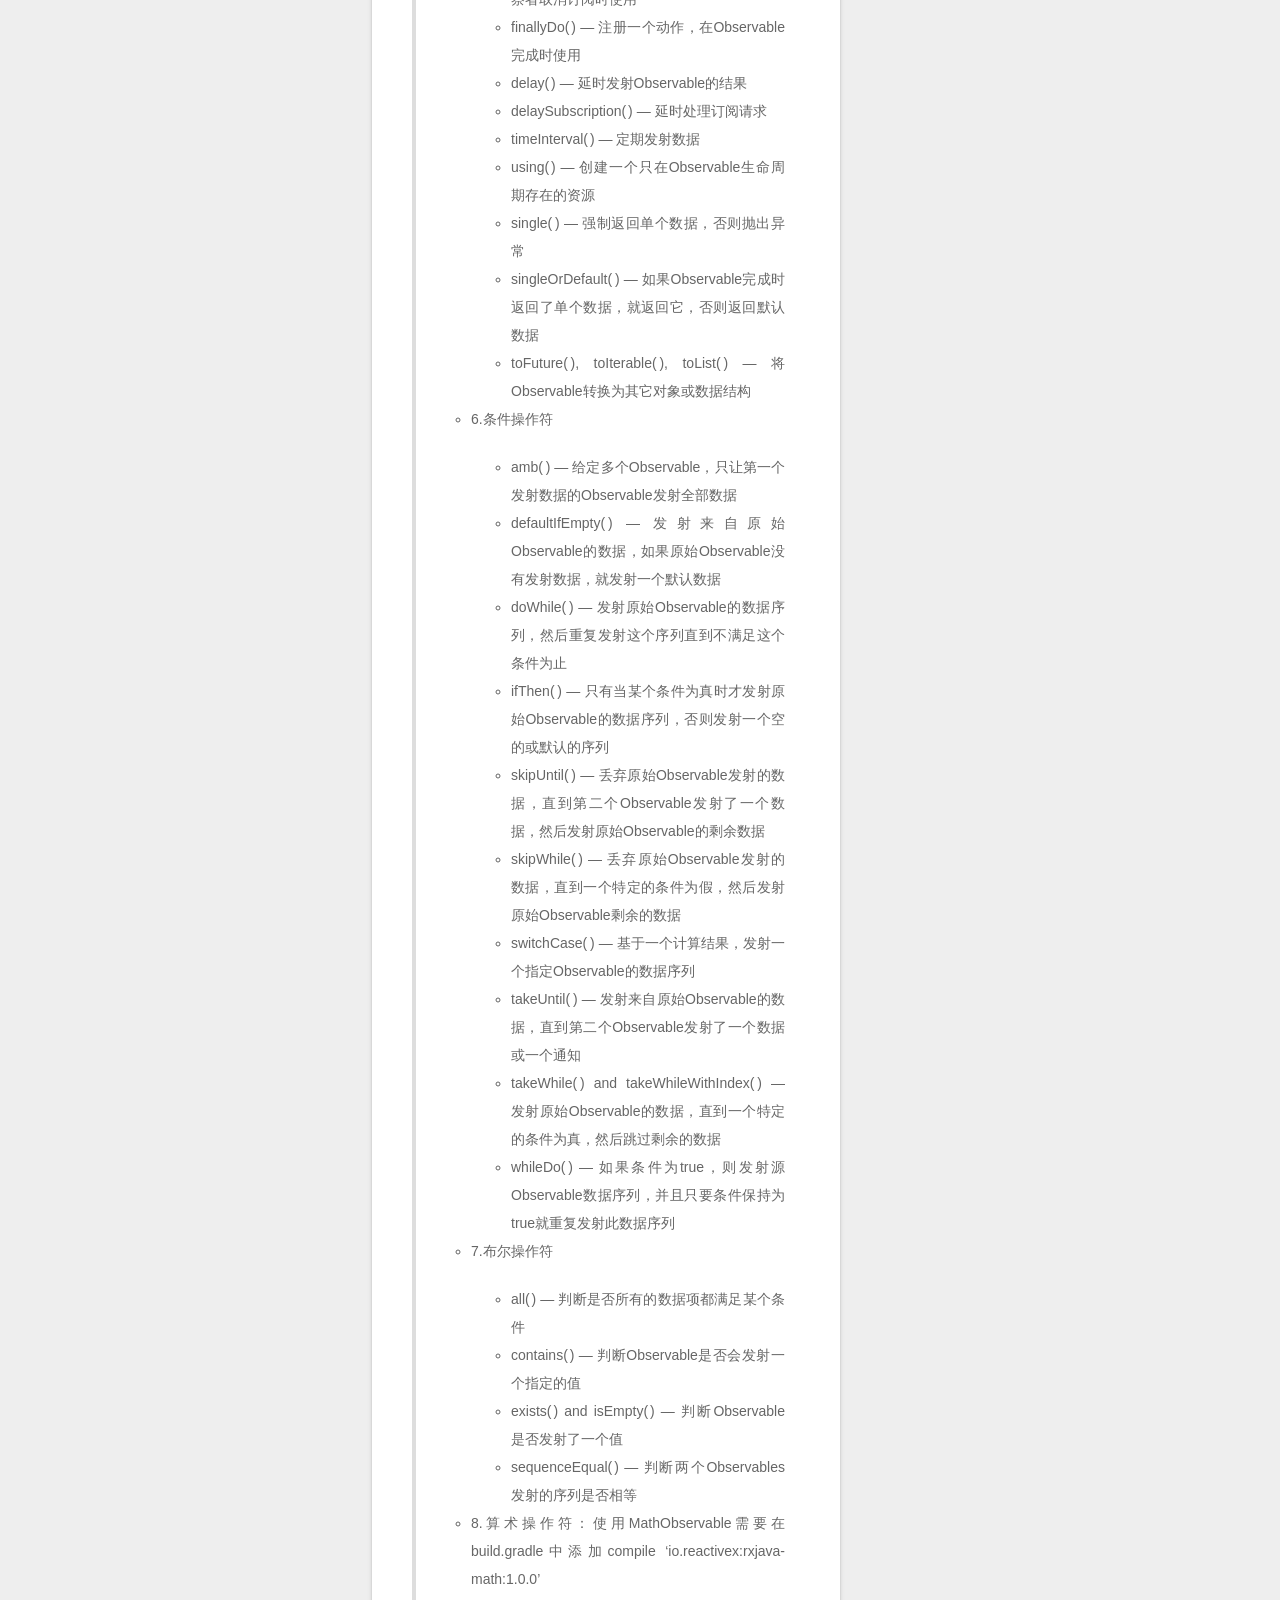
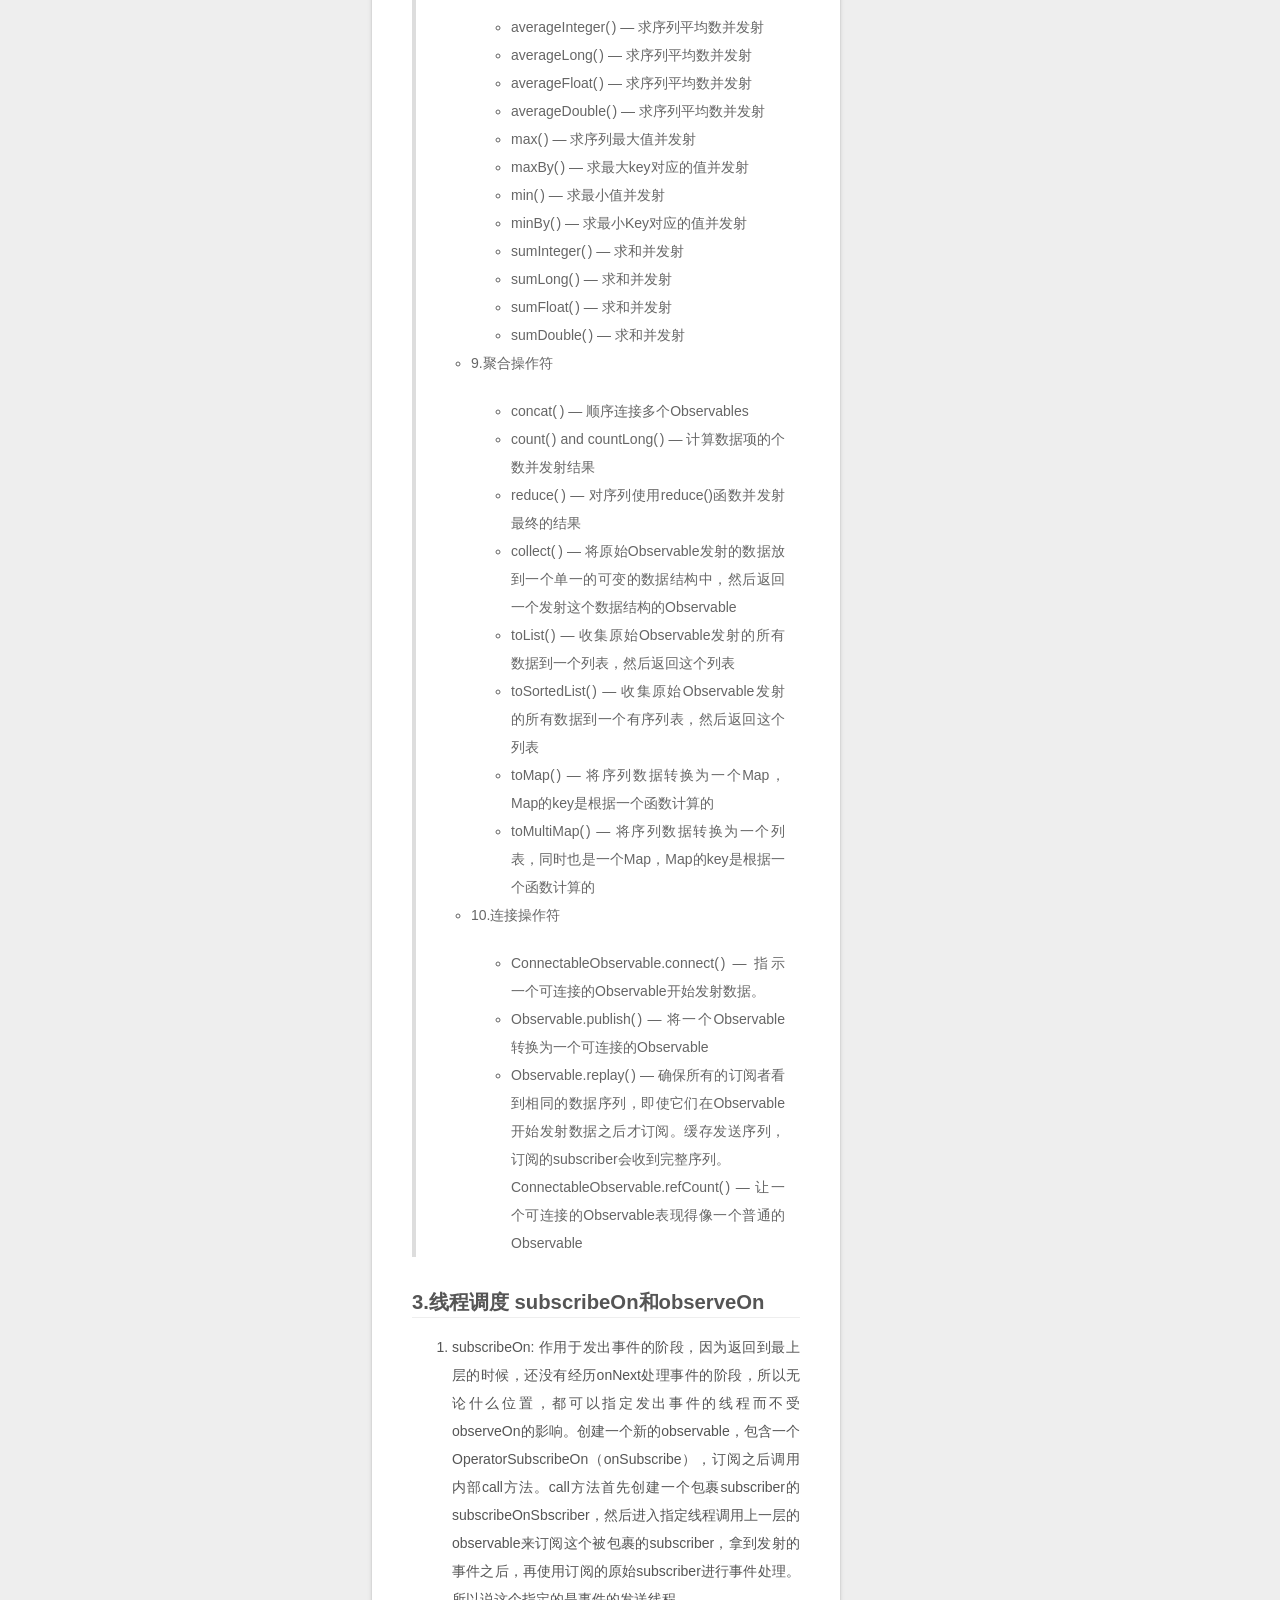
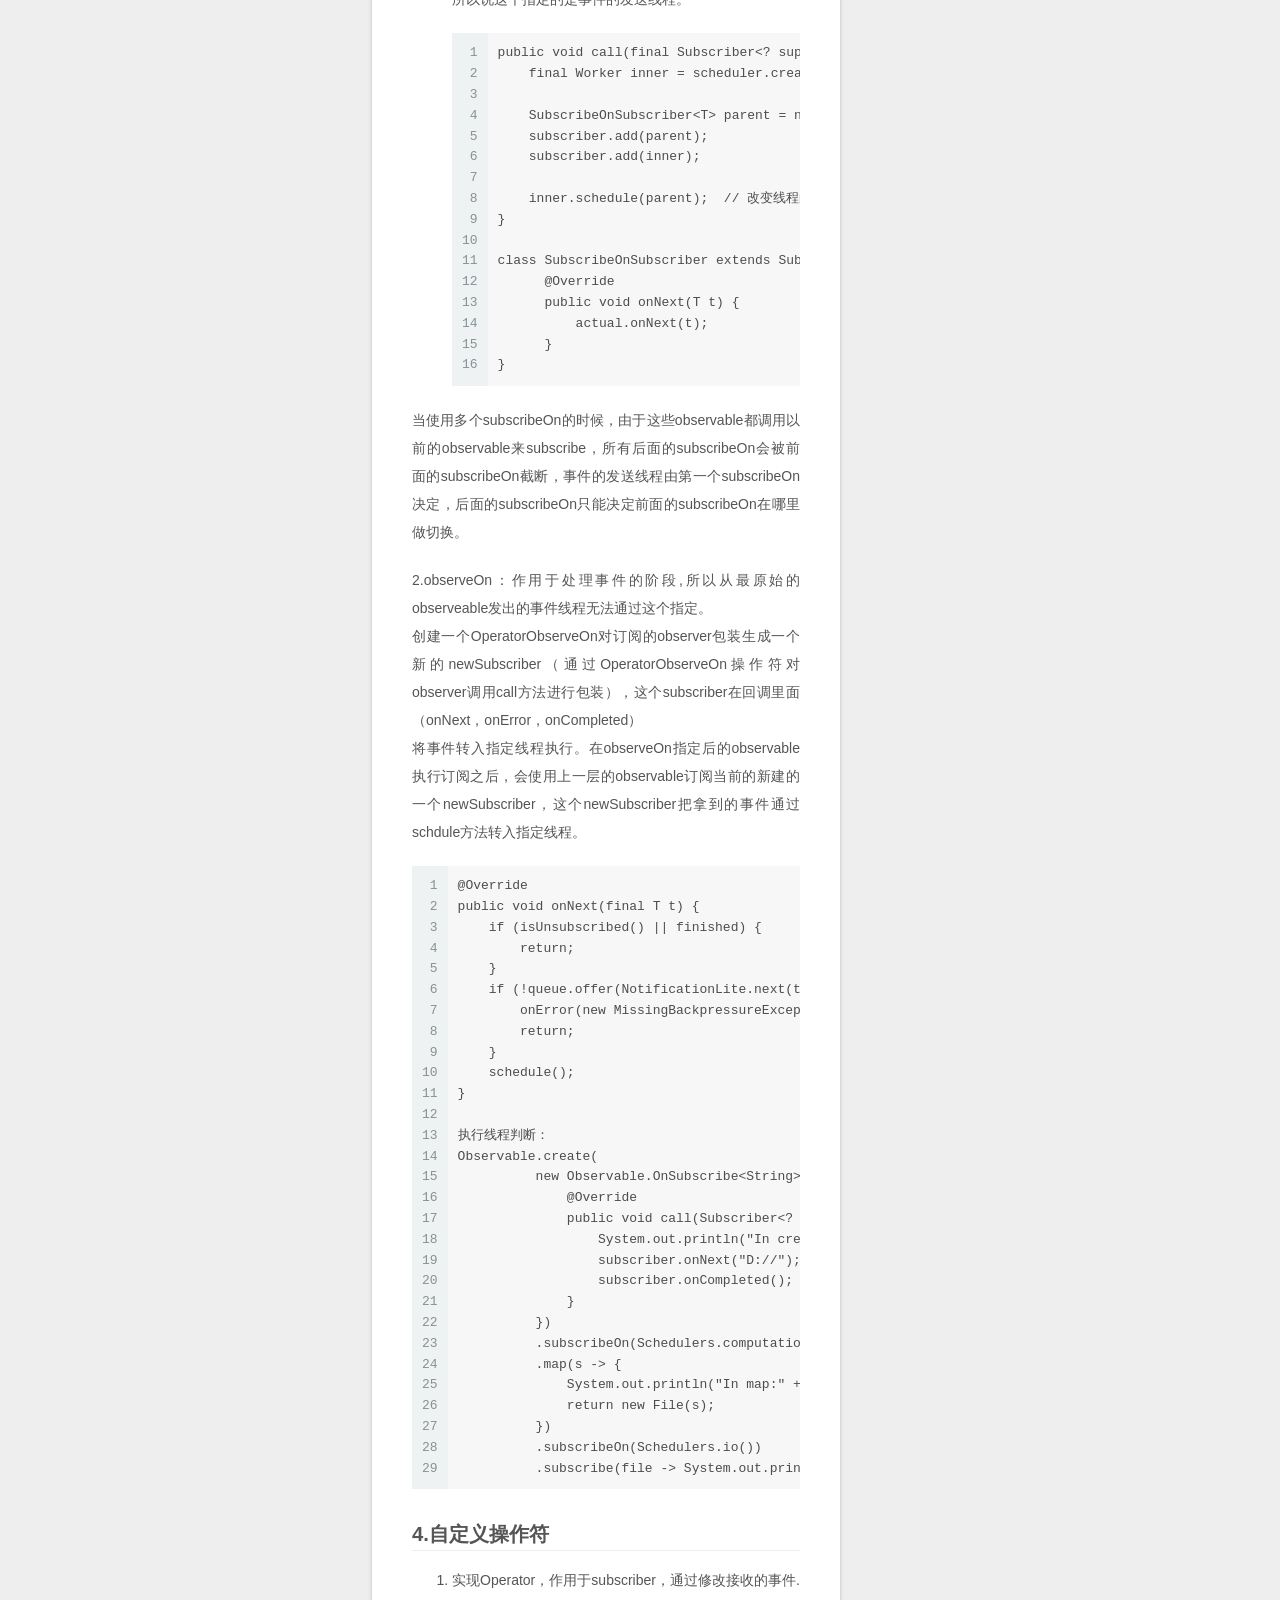
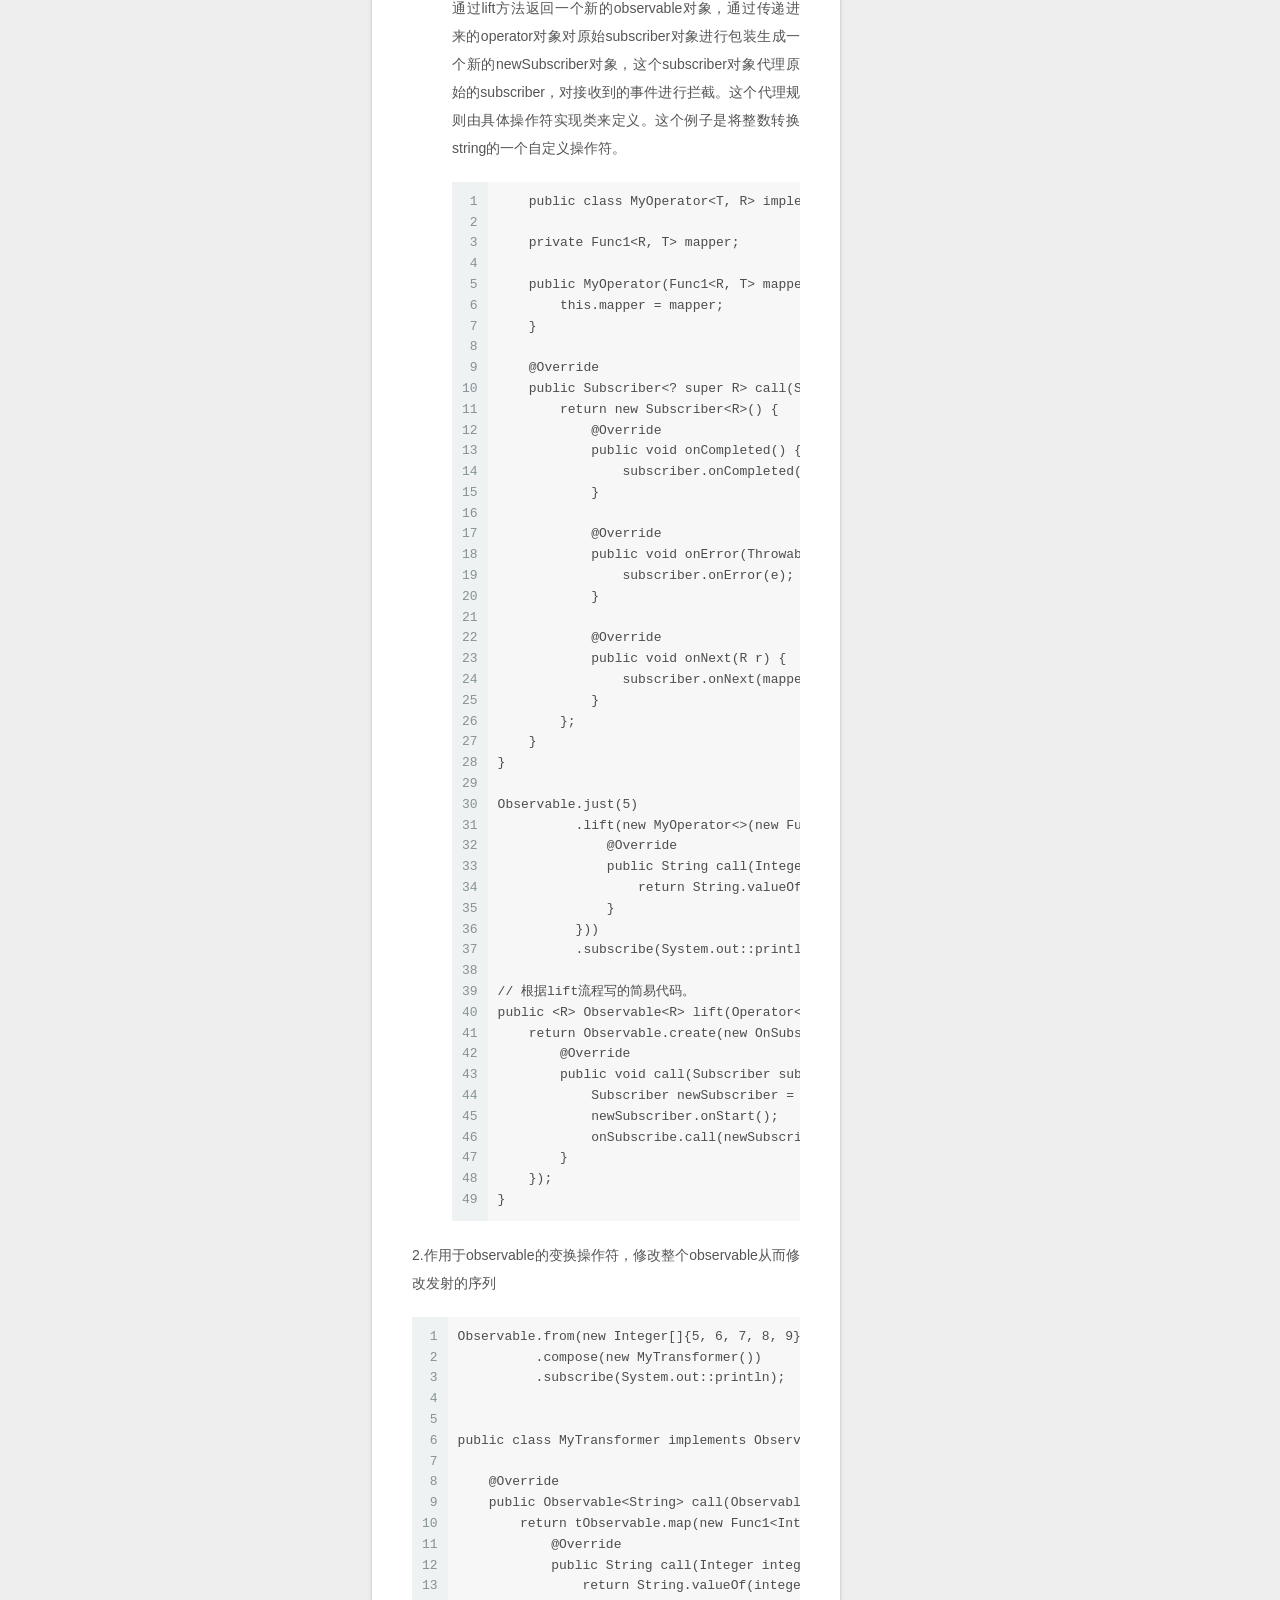
<file: 2017/12/17/rxjava/index.html>
<!DOCTYPE html>



  


<html class="theme-next muse use-motion" lang="zh-CN">
<head>
  <meta charset="UTF-8"/>
<meta http-equiv="X-UA-Compatible" content="IE=edge" />
<meta name="viewport" content="width=device-width, initial-scale=1, maximum-scale=1"/>
<meta name="theme-color" content="#222">









<meta http-equiv="Cache-Control" content="no-transform" />
<meta http-equiv="Cache-Control" content="no-siteapp" />
















  
  
  <link href="/lib/fancybox/source/jquery.fancybox.css?v=2.1.5" rel="stylesheet" type="text/css" />







<link href="/lib/font-awesome/css/font-awesome.min.css?v=4.6.2" rel="stylesheet" type="text/css" />

<link href="/css/main.css?v=5.1.3" rel="stylesheet" type="text/css" />


  <link rel="apple-touch-icon" sizes="180x180" href="/images/apple-touch-icon-next.png?v=5.1.3">


  <link rel="icon" type="image/png" sizes="32x32" href="/images/favicon-32x32-next.png?v=5.1.3">


  <link rel="icon" type="image/png" sizes="16x16" href="/images/favicon-16x16-next.png?v=5.1.3">


  <link rel="mask-icon" href="/images/logo.svg?v=5.1.3" color="#222">





  <meta name="keywords" content="Hexo, NexT" />










<meta name="description" content="1.rxjava是什么？rxjava的事件处理模型。  rxjava是一个函数响应式编程库，通过可观察的异步数据流进行异步编程。  响应式编程：通过异步数据流的方式进行编程。将我们要处理的事件转化成数据流之后进行异步处理。 函数式编程：把很多运算过程封装成函数（算法封装），直接可以提供使用。rxjava中体现为各种操作符。   关键点  事件流：将事件转化成事件流的方式进行发送。这个流是一个以时间">
<meta property="og:type" content="article">
<meta property="og:title" content="rxjava">
<meta property="og:url" content="http://coderboy.com/2017/12/17/rxjava/index.html">
<meta property="og:site_name" content="coderboy">
<meta property="og:description" content="1.rxjava是什么？rxjava的事件处理模型。  rxjava是一个函数响应式编程库，通过可观察的异步数据流进行异步编程。  响应式编程：通过异步数据流的方式进行编程。将我们要处理的事件转化成数据流之后进行异步处理。 函数式编程：把很多运算过程封装成函数（算法封装），直接可以提供使用。rxjava中体现为各种操作符。   关键点  事件流：将事件转化成事件流的方式进行发送。这个流是一个以时间">
<meta property="og:locale" content="zh-CN">
<meta property="og:updated_time" content="2017-12-16T17:10:23.269Z">
<meta name="twitter:card" content="summary">
<meta name="twitter:title" content="rxjava">
<meta name="twitter:description" content="1.rxjava是什么？rxjava的事件处理模型。  rxjava是一个函数响应式编程库，通过可观察的异步数据流进行异步编程。  响应式编程：通过异步数据流的方式进行编程。将我们要处理的事件转化成数据流之后进行异步处理。 函数式编程：把很多运算过程封装成函数（算法封装），直接可以提供使用。rxjava中体现为各种操作符。   关键点  事件流：将事件转化成事件流的方式进行发送。这个流是一个以时间">



<script type="text/javascript" id="hexo.configurations">
  var NexT = window.NexT || {};
  var CONFIG = {
    root: '/',
    scheme: 'Muse',
    version: '5.1.3',
    sidebar: {"position":"left","display":"post","offset":12,"b2t":false,"scrollpercent":false,"onmobile":false},
    fancybox: true,
    tabs: true,
    motion: {"enable":true,"async":false,"transition":{"post_block":"fadeIn","post_header":"slideDownIn","post_body":"slideDownIn","coll_header":"slideLeftIn","sidebar":"slideUpIn"}},
    duoshuo: {
      userId: '0',
      author: 'Author'
    },
    algolia: {
      applicationID: '',
      apiKey: '',
      indexName: '',
      hits: {"per_page":10},
      labels: {"input_placeholder":"Search for Posts","hits_empty":"We didn't find any results for the search: ${query}","hits_stats":"${hits} results found in ${time} ms"}
    }
  };
</script>



  <link rel="canonical" href="http://coderboy.com/2017/12/17/rxjava/"/>





  <title>rxjava | coderboy</title>
  








</head>

<body itemscope itemtype="http://schema.org/WebPage" lang="zh-CN">

  
  
    
  

  <div class="container sidebar-position-left page-post-detail">
    <div class="headband"></div>

    <header id="header" class="header" itemscope itemtype="http://schema.org/WPHeader">
      <div class="header-inner"><div class="site-brand-wrapper">
  <div class="site-meta ">
    

    <div class="custom-logo-site-title">
      <a href="/"  class="brand" rel="start">
        <span class="logo-line-before"><i></i></span>
        <span class="site-title">coderboy</span>
        <span class="logo-line-after"><i></i></span>
      </a>
    </div>
      
        <p class="site-subtitle">blogs of coderboy</p>
      
  </div>

  <div class="site-nav-toggle">
    <button>
      <span class="btn-bar"></span>
      <span class="btn-bar"></span>
      <span class="btn-bar"></span>
    </button>
  </div>
</div>

<nav class="site-nav">
  

  
    <ul id="menu" class="menu">
      
        
        <li class="menu-item menu-item-home">
          <a href="/" rel="section">
            
              <i class="menu-item-icon fa fa-fw fa-home"></i> <br />
            
            Home
          </a>
        </li>
      
        
        <li class="menu-item menu-item-archives">
          <a href="/archives/" rel="section">
            
              <i class="menu-item-icon fa fa-fw fa-archive"></i> <br />
            
            Archives
          </a>
        </li>
      

      
    </ul>
  

  
</nav>



 </div>
    </header>

    <main id="main" class="main">
      <div class="main-inner">
        <div class="content-wrap">
          <div id="content" class="content">
            

  <div id="posts" class="posts-expand">
    

  

  
  
  

  <article class="post post-type-normal" itemscope itemtype="http://schema.org/Article">
  
  
  
  <div class="post-block">
    <link itemprop="mainEntityOfPage" href="http://coderboy.com/2017/12/17/rxjava/">

    <span hidden itemprop="author" itemscope itemtype="http://schema.org/Person">
      <meta itemprop="name" content="coderboy">
      <meta itemprop="description" content="">
      <meta itemprop="image" content="/images/avatar.gif">
    </span>

    <span hidden itemprop="publisher" itemscope itemtype="http://schema.org/Organization">
      <meta itemprop="name" content="coderboy">
    </span>

    
      <header class="post-header">

        
        
          <h1 class="post-title" itemprop="name headline">rxjava</h1>
        

        <div class="post-meta">
          <span class="post-time">
            
              <span class="post-meta-item-icon">
                <i class="fa fa-calendar-o"></i>
              </span>
              
                <span class="post-meta-item-text">Posted on</span>
              
              <time title="Post created" itemprop="dateCreated datePublished" datetime="2017-12-17T00:12:04+08:00">
                2017-12-17
              </time>
            

            

            
          </span>

          

          
            
          

          
          

          

          

          

        </div>
      </header>
    

    
    
    
    <div class="post-body" itemprop="articleBody">

      
      

      
        <h2 id="1-rxjava是什么？rxjava的事件处理模型。"><a href="#1-rxjava是什么？rxjava的事件处理模型。" class="headerlink" title="1.rxjava是什么？rxjava的事件处理模型。"></a>1.rxjava是什么？rxjava的事件处理模型。</h2><blockquote>
<ul>
<li><p>rxjava是一个函数响应式编程库，通过可观察的异步数据流进行异步编程。</p>
<ul>
<li>响应式编程：通过异步数据流的方式进行编程。将我们要处理的事件转化成数据流之后进行异步处理。</li>
<li>函数式编程：把很多运算过程封装成函数（算法封装），直接可以提供使用。rxjava中体现为各种操作符。</li>
</ul>
</li>
<li><p>关键点</p>
<ul>
<li>事件流：将事件转化成事件流的方式进行发送。这个流是一个以时间为序的事件序列。</li>
<li>操作符处理事件流：按照封装好的函数操作原有数据流之后生成新的数据流而不改变原始的事件序列，保证了原有数据流的不可变性。多线程编程中，变量的不可变性非常重要。</li>
<li>异步处理事件：观察者接收到事件之后进行异步处理。这些异步通过链式操作清晰明确逻辑，告别各种回调和迷之缩进，因为它可以通过操作符自由切换线程。</li>
</ul>
</li>
</ul>
</blockquote>
<h4 id="rxjava通过扩展的观察者模式来实现，扩展体现在通知观察者的时候不是单一的回调，有主回调onNext，完成回调onCompeted，错误回调onError"><a href="#rxjava通过扩展的观察者模式来实现，扩展体现在通知观察者的时候不是单一的回调，有主回调onNext，完成回调onCompeted，错误回调onError" class="headerlink" title="rxjava通过扩展的观察者模式来实现，扩展体现在通知观察者的时候不是单一的回调，有主回调onNext，完成回调onCompeted，错误回调onError."></a>rxjava通过扩展的观察者模式来实现，扩展体现在通知观察者的时候不是单一的回调，有主回调onNext，完成回调onCompeted，错误回调onError.</h4><blockquote>
<ul>
<li>onNext:事件处理回调。</li>
<li>onCompleted：事件处理完成回调。不会停止事件的发送，但是subscriber不会再处理事件。</li>
<li>onError：事件处理发生错误回调。不会停止事件的发送，但是subscriber不会再处理事件。<blockquote>
<p>subscriber里面有个done的布尔变量，当调用了onCompleted和onError之后，这个值会被设置成true。如果为true，回调将不会执行。</p>
<figure class="highlight plain"><table><tr><td class="gutter"><pre><span class="line">1</span><br><span class="line">2</span><br><span class="line">3</span><br><span class="line">4</span><br><span class="line">5</span><br><span class="line">6</span><br><span class="line">7</span><br><span class="line">8</span><br><span class="line">9</span><br><span class="line">10</span><br><span class="line">11</span><br><span class="line">12</span><br><span class="line">13</span><br><span class="line">14</span><br><span class="line">15</span><br><span class="line">16</span><br><span class="line">17</span><br><span class="line">18</span><br><span class="line">19</span><br><span class="line">20</span><br><span class="line">21</span><br><span class="line">22</span><br></pre></td><td class="code"><pre><span class="line">@Override</span><br><span class="line">public void onNext(T t)&#123;</span><br><span class="line">    if(!done)&#123;</span><br><span class="line">        subscriber.onNext(t);</span><br><span class="line">    &#125;</span><br><span class="line">&#125;</span><br><span class="line"></span><br><span class="line">@Override</span><br><span class="line">public void onError(Throwable t)&#123;</span><br><span class="line">    if(!done)&#123;</span><br><span class="line">        done = true;</span><br><span class="line">        subscriber.onError(t);</span><br><span class="line">    &#125;</span><br><span class="line">&#125;</span><br><span class="line"></span><br><span class="line">@Override</span><br><span class="line">public void onCompleted()&#123;</span><br><span class="line">    if(!done)&#123;</span><br><span class="line">        done = true;</span><br><span class="line">        subscriber.onCompleted(t);</span><br><span class="line">    &#125;</span><br><span class="line">&#125;</span><br></pre></td></tr></table></figure>
</blockquote>
</li>
</ul>
</blockquote>
<h4 id="在rxjava的观察者模式中存在的3个角色：Observable，observer（大部分时候使用的是包装后的subscriber），（T）event事件流。observable将需要处理的事件转化成可观察的事件流，在需要的时候，observable将事件流发送给observer进行处理。"><a href="#在rxjava的观察者模式中存在的3个角色：Observable，observer（大部分时候使用的是包装后的subscriber），（T）event事件流。observable将需要处理的事件转化成可观察的事件流，在需要的时候，observable将事件流发送给observer进行处理。" class="headerlink" title="在rxjava的观察者模式中存在的3个角色：Observable，observer（大部分时候使用的是包装后的subscriber），（T）event事件流。observable将需要处理的事件转化成可观察的事件流，在需要的时候，observable将事件流发送给observer进行处理。"></a>在rxjava的观察者模式中存在的3个角色：Observable，observer（大部分时候使用的是包装后的subscriber），（T）event事件流。observable将需要处理的事件转化成可观察的事件流，在需要的时候，observable将事件流发送给observer进行处理。</h4><blockquote>
<ul>
<li>冷热observable<ul>
<li>cold：observable创建之后一直等待，直到订阅的时候，发送完整的事件序列，subscriber一定可以接收完整序列。</li>
<li>hot ：observable创建之后内部会创建一个PublishObserver，调用connect方法之后将会订阅这个observable。开始发送事件给这个内建的PublishObserver。在其他subscriber订阅这个observable的时候，这个PublishObserver，将这个subscriber存储下来, 收到事件的时候，把事件转发给保存下来的subscriber。<figure class="highlight plain"><table><tr><td class="gutter"><pre><span class="line">1</span><br><span class="line">2</span><br><span class="line">3</span><br><span class="line">4</span><br><span class="line">5</span><br><span class="line">6</span><br><span class="line">7</span><br><span class="line">8</span><br><span class="line">9</span><br><span class="line">10</span><br><span class="line">11</span><br><span class="line">12</span><br><span class="line">13</span><br></pre></td><td class="code"><pre><span class="line">Action1&lt;Long&gt; subscriberA = (result) -&gt; System.out.println(&quot;subscriberA: &quot; + result);</span><br><span class="line">Action1&lt;Long&gt; subscriberB = (result) -&gt; System.out.println(&quot;    subscriberB: &quot; + result);</span><br><span class="line">Action1&lt;Long&gt; subscriberC = (result) -&gt; System.out.println(&quot;        subscriberC: &quot; + result);</span><br><span class="line">ConnectableObservable&lt;Long&gt; observable = Observable.interval(1000, TimeUnit.MILLISECONDS, Schedulers.computation())</span><br><span class="line">        .observeOn(Schedulers.newThread()).publish();</span><br><span class="line">observable.connect(); //在这里激活HotObservable</span><br><span class="line">Thread.sleep(1000L);</span><br><span class="line">observable.subscribe(subscriberA);</span><br><span class="line">Thread.sleep(1000L);</span><br><span class="line">observable.subscribe(subscriberB);</span><br><span class="line">Thread.sleep(1000L);</span><br><span class="line">observable.subscribe(subscriberC);</span><br><span class="line">&gt;</span><br></pre></td></tr></table></figure>
</li>
</ul>
</li>
</ul>
</blockquote>
<hr>
<h4 id="各部分实现"><a href="#各部分实现" class="headerlink" title="各部分实现"></a>各部分实现</h4><blockquote>
<ul>
<li><p>Observer:事件处理者：</p>
<figure class="highlight plain"><table><tr><td class="gutter"><pre><span class="line">1</span><br><span class="line">2</span><br><span class="line">3</span><br><span class="line">4</span><br><span class="line">5</span><br><span class="line">6</span><br><span class="line">7</span><br><span class="line">8</span><br><span class="line">9</span><br><span class="line">10</span><br><span class="line">11</span><br><span class="line">12</span><br><span class="line">13</span><br><span class="line">14</span><br><span class="line">15</span><br></pre></td><td class="code"><pre><span class="line">Observer&lt;String&gt; observer = new Observer&lt;String&gt;() &#123;</span><br><span class="line">    @Override</span><br><span class="line">    public void onNext(String s) &#123;</span><br><span class="line">        Log.d(tag, &quot;Item: &quot; + s);</span><br><span class="line">    &#125;</span><br><span class="line"></span><br><span class="line">    @Override</span><br><span class="line">    public void onCompleted() &#123;</span><br><span class="line">        Log.d(tag, &quot;Completed!&quot;);</span><br><span class="line">    &#125;</span><br><span class="line"></span><br><span class="line">    @Override</span><br><span class="line">    public void onError(Throwable e) &#123;</span><br><span class="line">        Log.d(tag, &quot;Error!&quot;);</span><br><span class="line">    &#125;&#125;;</span><br></pre></td></tr></table></figure>
</li>
<li><p>Observable被观察者，它决定什么时候触发事件以及触发怎样的事件。</p>
<figure class="highlight plain"><table><tr><td class="gutter"><pre><span class="line">1</span><br><span class="line">2</span><br><span class="line">3</span><br><span class="line">4</span><br><span class="line">5</span><br><span class="line">6</span><br><span class="line">7</span><br><span class="line">8</span><br></pre></td><td class="code"><pre><span class="line">Observable observable = Observable.create(new Observable.OnSubscribe&lt;String&gt;() &#123;</span><br><span class="line">    @Override</span><br><span class="line">    public void call(Subscriber&lt;? super String&gt; subscriber) &#123;</span><br><span class="line">        subscriber.onNext(&quot;Hello&quot;);</span><br><span class="line">        subscriber.onNext(&quot;Hi&quot;);</span><br><span class="line">        subscriber.onNext(&quot;Aloha&quot;);</span><br><span class="line">        subscriber.onCompleted();</span><br><span class="line">    &#125;&#125;);</span><br></pre></td></tr></table></figure>
</li>
<li><p>subscribe() 方法将它们联结起来，整条链子就可以工作了：</p>
<figure class="highlight plain"><table><tr><td class="gutter"><pre><span class="line">1</span><br><span class="line">2</span><br><span class="line">3</span><br><span class="line">4</span><br><span class="line">5</span><br></pre></td><td class="code"><pre><span class="line">public Subscription subscribe(Subscriber subscriber) &#123;</span><br><span class="line">    subscriber.onStart();</span><br><span class="line">    onSubscribe.call(subscriber);</span><br><span class="line">    return subscriber;</span><br><span class="line">&#125;</span><br></pre></td></tr></table></figure>
</li>
<li><p>通过带OnSubscribe参数的create方法创建observable对象，这个onSubscribe对象将被存储在observable里面。 也就是observable创建好之后将保存一个onSubscribe对象。这个对象里面定义了事件的发送规则。在订阅observer的时候，调用这个保存的onSubscribe对象调用它的call方法，这个call方法将会调用订阅的observer对象进行事件调用完成事件的发送。</p>
</li>
</ul>
</blockquote>
<h2 id="2-操作符总览"><a href="#2-操作符总览" class="headerlink" title="2.操作符总览"></a>2.操作符总览</h2><blockquote>
<ul>
<li>1.创建类操作符<ul>
<li>just( ) — 将一个或多个对象转换成发射这个或这些对象的一个Observable</li>
<li>from( ) — 将一个Iterable, 一个Future, 或者一个数组转换成一个Observable</li>
<li>repeat( ) — 创建一个重复发射指定数据或数据序列的Observable</li>
<li>repeatWhen( ) — 创建一个重复发射指定数据或数据序列的Observable，它依赖于另一个Observable发射的数据</li>
<li>create( ) — 使用一个函数从头创建一个Observable</li>
<li>defer( ) — 为每个订阅创建一个新的Observable</li>
<li>range( ) — 创建一个发射指定范围的整数序列的Observable，接收整形参数</li>
<li>interval( ) — 创建一个按照给定的时间间隔发射整数序列的Observable</li>
<li>timer( ) — 创建一个在给定的延时之后发射单个数据的Observable</li>
<li>empty( ) — 创建一个什么都不做直接通知完成的Observable</li>
<li>error( ) — 创建一个什么都不做直接通知错误的Observable</li>
<li>never( ) — 创建一个不发射任何数据的Observable</li>
</ul>
</li>
</ul>
<blockquote>
<p> 需要注意的点</p>
<pre><code>1. timer,delay,interval它们都是在computation Scheduler里执行的.使用subscribeOn无法修改事件发出的线程，只能通过observeOn修改事件处理线程。
2. defer，在subscriber订阅的时候才开始创建,给每一个订阅它的都创建一个新的Observable：
</code></pre><figure class="highlight plain"><table><tr><td class="gutter"><pre><span class="line">1</span><br><span class="line">2</span><br><span class="line">3</span><br><span class="line">4</span><br><span class="line">5</span><br><span class="line">6</span><br><span class="line">7</span><br><span class="line">8</span><br><span class="line">9</span><br><span class="line">10</span><br><span class="line">11</span><br><span class="line">12</span><br><span class="line">13</span><br><span class="line">14</span><br><span class="line">15</span><br><span class="line">16</span><br><span class="line">17</span><br><span class="line">18</span><br><span class="line">19</span><br><span class="line">20</span><br><span class="line">21</span><br></pre></td><td class="code"><pre><span class="line">    static class SomeType &#123;</span><br><span class="line">          private String value =&quot;default&quot;;</span><br><span class="line">          public void setValue(String value) &#123; this.value = value; &#125;</span><br><span class="line">          public Observable&lt;String&gt; valueObservable() &#123;</span><br><span class="line">              return Observable.just(value);</span><br><span class="line">          &#125;</span><br><span class="line">          public Observable&lt;String&gt; valueObservableByDefer() &#123;</span><br><span class="line">              return Observable.defer(()-&gt;Observable.just(value));</span><br><span class="line">          &#125;</span><br><span class="line">      &#125;</span><br><span class="line">      ----&gt;&gt;---&gt;&gt;-----&gt;&gt;----&gt;&gt;---&gt;&gt;---&gt;&gt;----&gt;&gt;-----&gt;&gt;</span><br><span class="line">      SomeType instance = new SomeType();</span><br><span class="line">      Observable&lt;String&gt; value = instance.valueObservable();</span><br><span class="line">      instance.setValue(&quot;Some Value&quot;);</span><br><span class="line">      value.subscribe(System.out::println);  -&gt; default</span><br><span class="line">      ----&gt;&gt;---&gt;&gt;-----&gt;&gt;----&gt;&gt;---&gt;&gt;---&gt;&gt;----&gt;&gt;-----&gt;&gt;</span><br><span class="line">      SomeType instance = new SomeType();</span><br><span class="line">      Observable&lt;String&gt; value = instance.valueObservableByDefer();</span><br><span class="line">      instance.setValue(&quot;Some Value&quot;);</span><br><span class="line">      value.subscribe(System.out::println); -&gt; Some Value</span><br><span class="line">&gt;</span><br></pre></td></tr></table></figure>
</blockquote>
<ul>
<li>2.变换类操作符<ul>
<li>map( ) — 对序列的每一项都应用一个函数来变换Observable发射的数据序列</li>
<li>flatMap( ), concatMap( ), and flatMapIterable( ) — 将Observable发射的数据集合变换为Observables集合，然后将这些Observable发射的数据平坦化的放进一个单独的Observable</li>
<li>switchMap( ) — 将Observable发射的数据集合变换为Observables集合，然后只发射这些Observables最近发射的数据</li>
<li>scan( ) — 对Observable发射的每一项数据应用一个函数，然后按顺序依次发射每一个值</li>
<li>groupBy( ) — 将Observable分拆为Observable集合，将原始Observable发射的数据按Key分组，每一个Observable发射一组不同的数据</li>
<li>buffer( ) — 它定期从Observable收集数据到一个集合，然后把这些数据集合打包发射，而不是一次发射一个</li>
<li>window( ) — 定期将来自Observable的数据分拆成一些Observable窗口，然后发射这些窗口，而不是每次发射一项</li>
<li>cast( ) — 在发射之前强制将Observable发射的所有数据转换为指定类型</li>
</ul>
</li>
</ul>
<blockquote>
<p>map 原理解析：<br><figure class="highlight plain"><table><tr><td class="gutter"><pre><span class="line">1</span><br><span class="line">2</span><br><span class="line">3</span><br><span class="line">4</span><br><span class="line">5</span><br><span class="line">6</span><br><span class="line">7</span><br><span class="line">8</span><br><span class="line">9</span><br><span class="line">10</span><br><span class="line">11</span><br><span class="line">12</span><br><span class="line">13</span><br><span class="line">14</span><br><span class="line">15</span><br><span class="line">16</span><br><span class="line">17</span><br><span class="line">18</span><br><span class="line">19</span><br><span class="line">20</span><br><span class="line">21</span><br><span class="line">22</span><br><span class="line">23</span><br><span class="line">24</span><br><span class="line">25</span><br><span class="line">26</span><br><span class="line">27</span><br><span class="line">28</span><br><span class="line">29</span><br><span class="line">30</span><br><span class="line">31</span><br><span class="line">32</span><br><span class="line">33</span><br><span class="line">34</span><br><span class="line">35</span><br><span class="line">36</span><br><span class="line">37</span><br><span class="line">38</span><br><span class="line">39</span><br><span class="line">40</span><br><span class="line">41</span><br><span class="line">42</span><br><span class="line">43</span><br><span class="line">44</span><br><span class="line">45</span><br><span class="line">46</span><br><span class="line">47</span><br><span class="line">48</span><br><span class="line">49</span><br><span class="line">50</span><br></pre></td><td class="code"><pre><span class="line">Observable.just(5)</span><br><span class="line">          .map(new Func1&lt;Integer, String&gt;() &#123;</span><br><span class="line">              @Override</span><br><span class="line">              public String call(Integer integer) &#123;</span><br><span class="line">                  return String.valueOf(integer);</span><br><span class="line">              &#125;</span><br><span class="line">          &#125;)</span><br><span class="line">          .subscribe(new Subscriber&lt;String&gt;() &#123;</span><br><span class="line">              @Override</span><br><span class="line">              public void onCompleted() &#123;</span><br><span class="line">              &#125;</span><br><span class="line">              @Override</span><br><span class="line">              public void onError(Throwable e) &#123;</span><br><span class="line">              &#125;</span><br><span class="line">              @Override</span><br><span class="line">              public void onNext(String s) &#123;</span><br><span class="line">                  System.out.println(s);</span><br><span class="line">              &#125;</span><br><span class="line">          &#125;);</span><br><span class="line">OnSubscribeMap implements OnSubscribe &#123;</span><br><span class="line">    // 核心代码</span><br><span class="line">    public void call(final Subscriber&lt;? super R&gt; o) &#123;</span><br><span class="line">        MapSubscriber&lt;T, R&gt; parent = new MapSubscriber&lt;T, R&gt;(o, transformer);</span><br><span class="line">        o.add(parent);</span><br><span class="line">        source.unsafeSubscribe(parent); // source是上一级的observable</span><br><span class="line">    &#125;</span><br><span class="line">&#125;</span><br><span class="line">MapSubscriber extends Subscriber&#123;</span><br><span class="line">    // 核心代码</span><br><span class="line">    public void onNext(T t) &#123;</span><br><span class="line">        R result;</span><br><span class="line">        result = mapper.call(t); // mapper是map操作符里面的Func1参数</span><br><span class="line">        actual.onNext(result); // subscribe传递进来的subscriber参数</span><br><span class="line">    &#125;</span><br><span class="line">&#125;</span><br><span class="line">// ------------------------------------</span><br><span class="line">    1.observable.just(5) =&gt; Observable.create(new Observable.OnSubscribe&lt;String&gt;() &#123;</span><br><span class="line">                                                    @Override</span><br><span class="line">                                                    public void call(Subscriber&lt;? super String&gt; subscriber) &#123;</span><br><span class="line">                                                        subscriber.onNext(5);</span><br><span class="line">                                                        subscriber.onCompleted();</span><br><span class="line">                                                    &#125;</span><br><span class="line">                                                &#125;);                                               由前面的subscribe方法源码可以知道，这个observable创建过程保存的onSubscribe变量在订阅的时候会使用订阅的subscriber发送onNext(5)和onCompleted事件。</span><br><span class="line">    2. map(String::valueOf)创建一个新的observable，这个observable里面持有一个创建的onSubscribeMap（onSubscribe类型）对象，订阅开始之后，先调用subscriber的onStart，然后使用持有的onSubscribeMap.call(subscriber),通过这个方法，使用上一层的observable订阅这个新建的mapSubscriber。使用这个mapSubscriber发送onNext(5)，通过mapper.call对这个integer进行转换成String(String.valueOf()),从而使这个订阅的subscriber发送一个String类型的事件。</span><br><span class="line">创建一个新的observable，这个新的observable在被订阅的时候，并没有直接使用传递进来的subscriber进行事件发送，而是创建一个包含原始subscriber的MapSubscriber，</span><br><span class="line">让原始（上一级传进来的）observable订阅这个mapSubscriber（让原始的observable订阅的目的是让原始的observable按照开始定义的事件序列发送出来，拿到后从而进行拦截处理），从而让这个mapSubscriber</span><br><span class="line">拿到原始subscriber发送的事件序列，此时就拿到了原始的subscriber（subscribe传递进来的subscriber参数）和需要发送的序列。通过对这个事件进行处理（map里面的Func1参数），使用原始的subscriber就</span><br><span class="line">可以发送转换之后的事件了。</span><br><span class="line">3 subscribe(System.out::println) 把发送过来的内容通过System.out.println()方法打印出来。</span><br><span class="line">&gt;</span><br></pre></td></tr></table></figure></p>
</blockquote>
<ul>
<li><p>3.过滤类操作符</p>
<ul>
<li>filter( ) — 过滤数据</li>
<li>takeLast( ) — 只发射最后的N项数据</li>
<li>last( ) — 只发射最后的一项数据</li>
<li>lastOrDefault( ) — 只发射最后的一项数据，如果Observable为空就发射默认值</li>
<li>takeLastBuffer( ) — 将最后的N项数据当做单个数据发射</li>
<li>skip( ) — 跳过开始的N项数据</li>
<li>skipLast( ) — 跳过最后的N项数据</li>
<li>take( ) — 只发射开始的N项数据</li>
<li>first( ) and takeFirst( ) — 只发射第一项数据，或者满足某种条件的第一项数据</li>
<li>firstOrDefault( ) — 只发射第一项数据，如果Observable为空就发射默认值</li>
<li>elementAt( ) — 发射第N项数据</li>
<li>elementAtOrDefault( ) — 发射第N项数据，如果Observable数据少于N项就发射默认值</li>
<li>sample( ) or throttleLast( ) — 定期发射Observable最近的数据</li>
<li>throttleFirst( ) — 定期发射Observable发射的第一项数据       <strong><strong><strong><strong><strong><em>**</em></strong></strong></strong></strong></strong> 事件防抖，某时间段内掐住第一个。</li>
<li>throttleWithTimeout( ) or debounce( ) —只有当Observable在指定的时间后还没有发射数据时，才发射一个数据。<strong><strong><strong><strong><strong><em>*</em></strong></strong></strong></strong></strong> 当两个事件之间发送间隔大于指定时间才发送出去。</li>
<li>timeout( ) — 如果在一个指定的时间段后还没发射数据，就发射一个异常</li>
<li>distinct( ) — 过滤掉重复数据</li>
<li>distinctUntilChanged( ) — 过滤掉连续重复的数据</li>
<li>ofType( ) — 只发射指定类型的数据</li>
<li>ignoreElements( ) — 丢弃所有的正常数据，只发射错误或完成通知</li>
</ul>
</li>
<li><p>4.组合类操作符</p>
<ul>
<li>startWith( ) — 在数据序列的开头增加一项数据</li>
<li>merge( ) — 将多个Observable合并为一个</li>
<li>mergeDelayError( ) — 合并多个Observables，让没有错误的Observable都完成后再发射错误通知</li>
<li>zip( ) — 使用一个函数组合多个Observable发射的数据集合，然后再发射这个结果</li>
<li>and( ), then( ), and when( ) — (rxjava-joins) 通过模式和计划组合多个Observables发射的数据集合</li>
<li>combineLatest( ) — 当两个Observables中的任何一个发射了一个数据时，通过一个指定的函数组合每个Observable发射的最新数据（一共两个数据），然后发射这个函数的结果 <strong><strong><strong><em>*</em></strong></strong></strong>  每次发送数据，取两个observerable的最新数据进行操作。</li>
<li>join( ) and groupJoin( ) — 无论何时，如果一个Observable发射了一个数据项，只要在另一个Observable发射的数据项定义的时间窗口内，就将两个Observable发射的数据合并发射</li>
<li>switchOnNext( ) — 将一个发射Observables的Observable转换成另一个Observable，后者发射这些Observables最近发射的数据</li>
</ul>
</li>
<li><p>5.辅助操作符</p>
<ul>
<li>materialize( ) — 将Observable转换成一个通知列表</li>
<li>dematerialize( ) — 将上面的结果逆转回一个Observable</li>
<li>timestamp( ) — 给Observable发射的每个数据项添加一个时间戳</li>
<li>serialize( ) — 强制Observable按次序发射数据并且要求功能是完好的</li>
<li>cache( ) — 记住Observable发射的数据序列并发射相同的数据序列给后续的订阅者</li>
<li>observeOn( ) — 指定观察者观察Observable的调度器  <strong><strong><strong><strong><strong><strong><strong><strong><strong><strong>*</strong></strong></strong></strong></strong></strong></strong></strong></strong></strong></li>
<li>subscribeOn( ) — 指定Observable执行任务的调度器  <strong><strong><strong><strong><strong><strong><strong><strong><strong><strong>*</strong></strong></strong></strong></strong></strong></strong></strong></strong></strong></li>
<li>doOnEach( ) — 注册一个动作，对Observable发射的每个数据项使用</li>
<li>doOnCompleted( ) — 注册一个动作，对正常完成的Observable使用</li>
<li>doOnError( ) — 注册一个动作，对发生错误的Observable使用</li>
<li>doOnTerminate( ) — 注册一个动作，对完成的Observable使用，无论是否发生错误</li>
<li>doOnSubscribe( ) — 注册一个动作，在观察者订阅时使用</li>
<li>doOnUnsubscribe( ) — 注册一个动作，在观察者取消订阅时使用</li>
<li>finallyDo( ) — 注册一个动作，在Observable完成时使用</li>
<li>delay( ) — 延时发射Observable的结果</li>
<li>delaySubscription( ) — 延时处理订阅请求</li>
<li>timeInterval( ) — 定期发射数据</li>
<li>using( ) — 创建一个只在Observable生命周期存在的资源</li>
<li>single( ) — 强制返回单个数据，否则抛出异常</li>
<li>singleOrDefault( ) — 如果Observable完成时返回了单个数据，就返回它，否则返回默认数据</li>
<li>toFuture( ), toIterable( ), toList( ) — 将Observable转换为其它对象或数据结构</li>
</ul>
</li>
<li><p>6.条件操作符</p>
<ul>
<li>amb( ) — 给定多个Observable，只让第一个发射数据的Observable发射全部数据</li>
<li>defaultIfEmpty( ) — 发射来自原始Observable的数据，如果原始Observable没有发射数据，就发射一个默认数据</li>
<li>doWhile( ) — 发射原始Observable的数据序列，然后重复发射这个序列直到不满足这个条件为止</li>
<li>ifThen( ) — 只有当某个条件为真时才发射原始Observable的数据序列，否则发射一个空的或默认的序列</li>
<li>skipUntil( ) — 丢弃原始Observable发射的数据，直到第二个Observable发射了一个数据，然后发射原始Observable的剩余数据</li>
<li>skipWhile( ) — 丢弃原始Observable发射的数据，直到一个特定的条件为假，然后发射原始Observable剩余的数据</li>
<li>switchCase( ) — 基于一个计算结果，发射一个指定Observable的数据序列</li>
<li>takeUntil( ) — 发射来自原始Observable的数据，直到第二个Observable发射了一个数据或一个通知</li>
<li>takeWhile( ) and takeWhileWithIndex( ) — 发射原始Observable的数据，直到一个特定的条件为真，然后跳过剩余的数据</li>
<li>whileDo( ) — 如果条件为true，则发射源Observable数据序列，并且只要条件保持为true就重复发射此数据序列</li>
</ul>
</li>
<li><p>7.布尔操作符</p>
<ul>
<li>all( ) — 判断是否所有的数据项都满足某个条件</li>
<li>contains( ) — 判断Observable是否会发射一个指定的值</li>
<li>exists( ) and isEmpty( ) — 判断Observable是否发射了一个值</li>
<li>sequenceEqual( ) — 判断两个Observables发射的序列是否相等</li>
</ul>
</li>
<li><p>8.算术操作符：使用MathObservable需要在build.gradle中添加compile ‘io.reactivex:rxjava-math:1.0.0’</p>
<ul>
<li>averageInteger( ) — 求序列平均数并发射</li>
<li>averageLong( ) — 求序列平均数并发射</li>
<li>averageFloat( ) — 求序列平均数并发射</li>
<li>averageDouble( ) — 求序列平均数并发射</li>
<li>max( ) — 求序列最大值并发射</li>
<li>maxBy( ) — 求最大key对应的值并发射</li>
<li>min( ) — 求最小值并发射</li>
<li>minBy( ) — 求最小Key对应的值并发射</li>
<li>sumInteger( ) — 求和并发射</li>
<li>sumLong( ) — 求和并发射</li>
<li>sumFloat( ) — 求和并发射</li>
<li>sumDouble( ) — 求和并发射</li>
</ul>
</li>
<li><p>9.聚合操作符</p>
<ul>
<li>concat( ) — 顺序连接多个Observables</li>
<li>count( ) and countLong( ) — 计算数据项的个数并发射结果</li>
<li>reduce( ) — 对序列使用reduce()函数并发射最终的结果</li>
<li>collect( ) — 将原始Observable发射的数据放到一个单一的可变的数据结构中，然后返回一个发射这个数据结构的Observable</li>
<li>toList( ) — 收集原始Observable发射的所有数据到一个列表，然后返回这个列表</li>
<li>toSortedList( ) — 收集原始Observable发射的所有数据到一个有序列表，然后返回这个列表</li>
<li>toMap( ) — 将序列数据转换为一个Map，Map的key是根据一个函数计算的</li>
<li>toMultiMap( ) — 将序列数据转换为一个列表，同时也是一个Map，Map的key是根据一个函数计算的</li>
</ul>
</li>
<li><p>10.连接操作符</p>
<ul>
<li>ConnectableObservable.connect( ) — 指示一个可连接的Observable开始发射数据。</li>
<li>Observable.publish( ) — 将一个Observable转换为一个可连接的Observable</li>
<li>Observable.replay( ) — 确保所有的订阅者看到相同的数据序列，即使它们在Observable开始发射数据之后才订阅。缓存发送序列，订阅的subscriber会收到完整序列。<br>ConnectableObservable.refCount( ) — 让一个可连接的Observable表现得像一个普通的Observable</li>
</ul>
</li>
</ul>
</blockquote>
<h2 id="3-线程调度-subscribeOn和observeOn"><a href="#3-线程调度-subscribeOn和observeOn" class="headerlink" title="3.线程调度  subscribeOn和observeOn"></a>3.线程调度  subscribeOn和observeOn</h2><ol>
<li>subscribeOn: 作用于发出事件的阶段，因为返回到最上层的时候，还没有经历onNext处理事件的阶段，所以无论什么位置，都可以指定发出事件的线程而不受observeOn的影响。创建一个新的observable，包含一个OperatorSubscribeOn（onSubscribe），订阅之后调用内部call方法。call方法首先创建一个包裹subscriber的subscribeOnSbscriber，然后进入指定线程调用上一层的observable来订阅这个被包裹的subscriber，拿到发射的事件之后，再使用订阅的原始subscriber进行事件处理。所以说这个指定的是事件的发送线程。<figure class="highlight plain"><table><tr><td class="gutter"><pre><span class="line">1</span><br><span class="line">2</span><br><span class="line">3</span><br><span class="line">4</span><br><span class="line">5</span><br><span class="line">6</span><br><span class="line">7</span><br><span class="line">8</span><br><span class="line">9</span><br><span class="line">10</span><br><span class="line">11</span><br><span class="line">12</span><br><span class="line">13</span><br><span class="line">14</span><br><span class="line">15</span><br><span class="line">16</span><br></pre></td><td class="code"><pre><span class="line">public void call(final Subscriber&lt;? super T&gt; subscriber) &#123;</span><br><span class="line">    final Worker inner = scheduler.createWorker();</span><br><span class="line"></span><br><span class="line">    SubscribeOnSubscriber&lt;T&gt; parent = new SubscribeOnSubscriber&lt;T&gt;(subscriber, requestOn, inner, source);</span><br><span class="line">    subscriber.add(parent);</span><br><span class="line">    subscriber.add(inner);</span><br><span class="line"></span><br><span class="line">    inner.schedule(parent);  // 改变线程的具体位置</span><br><span class="line">&#125;</span><br><span class="line"></span><br><span class="line">class SubscribeOnSubscriber extends Subscriber&#123;</span><br><span class="line">      @Override</span><br><span class="line">      public void onNext(T t) &#123;</span><br><span class="line">          actual.onNext(t);</span><br><span class="line">      &#125;</span><br><span class="line">&#125;</span><br></pre></td></tr></table></figure>
</li>
</ol>
<p>当使用多个subscribeOn的时候，由于这些observable都调用以前的observable来subscribe，所有后面的subscribeOn会被前面的subscribeOn截断，事件的发送线程由第一个subscribeOn决定，后面的subscribeOn只能决定前面的subscribeOn在哪里做切换。</p>
<p>2.observeOn：作用于处理事件的阶段,所以从最原始的observeable发出的事件线程无法通过这个指定。<br>创建一个OperatorObserveOn对订阅的observer包装生成一个新的newSubscriber（通过OperatorObserveOn操作符对observer调用call方法进行包装），这个subscriber在回调里面（onNext，onError，onCompleted）<br>将事件转入指定线程执行。在observeOn指定后的observable执行订阅之后，会使用上一层的observable订阅当前的新建的一个newSubscriber，这个newSubscriber把拿到的事件通过schdule方法转入指定线程。<br><figure class="highlight plain"><table><tr><td class="gutter"><pre><span class="line">1</span><br><span class="line">2</span><br><span class="line">3</span><br><span class="line">4</span><br><span class="line">5</span><br><span class="line">6</span><br><span class="line">7</span><br><span class="line">8</span><br><span class="line">9</span><br><span class="line">10</span><br><span class="line">11</span><br><span class="line">12</span><br><span class="line">13</span><br><span class="line">14</span><br><span class="line">15</span><br><span class="line">16</span><br><span class="line">17</span><br><span class="line">18</span><br><span class="line">19</span><br><span class="line">20</span><br><span class="line">21</span><br><span class="line">22</span><br><span class="line">23</span><br><span class="line">24</span><br><span class="line">25</span><br><span class="line">26</span><br><span class="line">27</span><br><span class="line">28</span><br><span class="line">29</span><br></pre></td><td class="code"><pre><span class="line">@Override</span><br><span class="line">public void onNext(final T t) &#123;</span><br><span class="line">    if (isUnsubscribed() || finished) &#123;</span><br><span class="line">        return;</span><br><span class="line">    &#125;</span><br><span class="line">    if (!queue.offer(NotificationLite.next(t))) &#123;</span><br><span class="line">        onError(new MissingBackpressureException());</span><br><span class="line">        return;</span><br><span class="line">    &#125;</span><br><span class="line">    schedule();</span><br><span class="line">&#125;</span><br><span class="line"></span><br><span class="line">执行线程判断：</span><br><span class="line">Observable.create(</span><br><span class="line">          new Observable.OnSubscribe&lt;String&gt;() &#123;</span><br><span class="line">              @Override</span><br><span class="line">              public void call(Subscriber&lt;? super String&gt; subscriber) &#123;</span><br><span class="line">                  System.out.println(&quot;In create observable:&quot; + Thread.currentThread().getName());</span><br><span class="line">                  subscriber.onNext(&quot;D://&quot;);</span><br><span class="line">                  subscriber.onCompleted();</span><br><span class="line">              &#125;</span><br><span class="line">          &#125;)</span><br><span class="line">          .subscribeOn(Schedulers.computation())</span><br><span class="line">          .map(s -&gt; &#123;</span><br><span class="line">              System.out.println(&quot;In map:&quot; + Thread.currentThread().getName());</span><br><span class="line">              return new File(s);</span><br><span class="line">          &#125;)</span><br><span class="line">          .subscribeOn(Schedulers.io())</span><br><span class="line">          .subscribe(file -&gt; System.out.println(&quot;In subscribe:&quot; + Thread.currentThread().getName()));</span><br></pre></td></tr></table></figure></p>
<h2 id="4-自定义操作符"><a href="#4-自定义操作符" class="headerlink" title="4.自定义操作符"></a>4.自定义操作符</h2><ol>
<li>实现Operator，作用于subscriber，通过修改接收的事件.通过lift方法返回一个新的observable对象，通过传递进来的operator对象对原始subscriber对象进行包装生成一个新的newSubscriber对象，这个subscriber对象代理原始的subscriber，对接收到的事件进行拦截。这个代理规则由具体操作符实现类来定义。这个例子是将整数转换string的一个自定义操作符。<figure class="highlight plain"><table><tr><td class="gutter"><pre><span class="line">1</span><br><span class="line">2</span><br><span class="line">3</span><br><span class="line">4</span><br><span class="line">5</span><br><span class="line">6</span><br><span class="line">7</span><br><span class="line">8</span><br><span class="line">9</span><br><span class="line">10</span><br><span class="line">11</span><br><span class="line">12</span><br><span class="line">13</span><br><span class="line">14</span><br><span class="line">15</span><br><span class="line">16</span><br><span class="line">17</span><br><span class="line">18</span><br><span class="line">19</span><br><span class="line">20</span><br><span class="line">21</span><br><span class="line">22</span><br><span class="line">23</span><br><span class="line">24</span><br><span class="line">25</span><br><span class="line">26</span><br><span class="line">27</span><br><span class="line">28</span><br><span class="line">29</span><br><span class="line">30</span><br><span class="line">31</span><br><span class="line">32</span><br><span class="line">33</span><br><span class="line">34</span><br><span class="line">35</span><br><span class="line">36</span><br><span class="line">37</span><br><span class="line">38</span><br><span class="line">39</span><br><span class="line">40</span><br><span class="line">41</span><br><span class="line">42</span><br><span class="line">43</span><br><span class="line">44</span><br><span class="line">45</span><br><span class="line">46</span><br><span class="line">47</span><br><span class="line">48</span><br><span class="line">49</span><br></pre></td><td class="code"><pre><span class="line">    public class MyOperator&lt;T, R&gt; implements Observable.Operator&lt;T, R&gt; &#123;</span><br><span class="line"></span><br><span class="line">    private Func1&lt;R, T&gt; mapper;</span><br><span class="line"></span><br><span class="line">    public MyOperator(Func1&lt;R, T&gt; mapper) &#123;</span><br><span class="line">        this.mapper = mapper;</span><br><span class="line">    &#125;</span><br><span class="line"></span><br><span class="line">    @Override</span><br><span class="line">    public Subscriber&lt;? super R&gt; call(Subscriber&lt;? super T&gt; subscriber) &#123;</span><br><span class="line">        return new Subscriber&lt;R&gt;() &#123;</span><br><span class="line">            @Override</span><br><span class="line">            public void onCompleted() &#123;</span><br><span class="line">                subscriber.onCompleted();</span><br><span class="line">            &#125;</span><br><span class="line"></span><br><span class="line">            @Override</span><br><span class="line">            public void onError(Throwable e) &#123;</span><br><span class="line">                subscriber.onError(e);</span><br><span class="line">            &#125;</span><br><span class="line"></span><br><span class="line">            @Override</span><br><span class="line">            public void onNext(R r) &#123;</span><br><span class="line">                subscriber.onNext(mapper.call(r));</span><br><span class="line">            &#125;</span><br><span class="line">        &#125;;</span><br><span class="line">    &#125;</span><br><span class="line">&#125;</span><br><span class="line"></span><br><span class="line">Observable.just(5)</span><br><span class="line">          .lift(new MyOperator&lt;&gt;(new Func1&lt;Integer, String&gt;() &#123;</span><br><span class="line">              @Override</span><br><span class="line">              public String call(Integer integer) &#123;</span><br><span class="line">                  return String.valueOf(integer);</span><br><span class="line">              &#125;</span><br><span class="line">          &#125;))</span><br><span class="line">          .subscribe(System.out::println);</span><br><span class="line">          </span><br><span class="line">// 根据lift流程写的简易代码。</span><br><span class="line">public &lt;R&gt; Observable&lt;R&gt; lift(Operator&lt;? extends R, ? super T&gt; operator) &#123;</span><br><span class="line">    return Observable.create(new OnSubscribe&lt;R&gt;() &#123;</span><br><span class="line">        @Override</span><br><span class="line">        public void call(Subscriber subscriber) &#123;</span><br><span class="line">            Subscriber newSubscriber = operator.call(subscriber);</span><br><span class="line">            newSubscriber.onStart();</span><br><span class="line">            onSubscribe.call(newSubscriber);</span><br><span class="line">        &#125;</span><br><span class="line">    &#125;);</span><br><span class="line">&#125;</span><br></pre></td></tr></table></figure>
</li>
</ol>
<p>2.作用于observable的变换操作符，修改整个observable从而修改发射的序列<br><figure class="highlight plain"><table><tr><td class="gutter"><pre><span class="line">1</span><br><span class="line">2</span><br><span class="line">3</span><br><span class="line">4</span><br><span class="line">5</span><br><span class="line">6</span><br><span class="line">7</span><br><span class="line">8</span><br><span class="line">9</span><br><span class="line">10</span><br><span class="line">11</span><br><span class="line">12</span><br><span class="line">13</span><br><span class="line">14</span><br><span class="line">15</span><br><span class="line">16</span><br><span class="line">17</span><br></pre></td><td class="code"><pre><span class="line">Observable.from(new Integer[]&#123;5, 6, 7, 8, 9&#125;)</span><br><span class="line">          .compose(new MyTransformer())</span><br><span class="line">          .subscribe(System.out::println);</span><br><span class="line"></span><br><span class="line"></span><br><span class="line">public class MyTransformer implements Observable.Transformer&lt;Integer, String&gt; &#123;</span><br><span class="line"></span><br><span class="line">    @Override</span><br><span class="line">    public Observable&lt;String&gt; call(Observable&lt;Integer&gt; tObservable) &#123;</span><br><span class="line">        return tObservable.map(new Func1&lt;Integer, String&gt;() &#123;</span><br><span class="line">            @Override</span><br><span class="line">            public String call(Integer integer) &#123;</span><br><span class="line">                return String.valueOf(integer);</span><br><span class="line">            &#125;</span><br><span class="line">        &#125;);</span><br><span class="line">    &#125;</span><br><span class="line">&#125;</span><br></pre></td></tr></table></figure></p>
<h2 id="5-自定义插件-对observable生命周期进行代理"><a href="#5-自定义插件-对observable生命周期进行代理" class="headerlink" title="5.自定义插件 对observable生命周期进行代理"></a>5.自定义插件 对observable生命周期进行代理</h2><blockquote>
<ul>
<li>RxJavaSchedulersHook 修改返回的线程; RxJavaPlugins.registerSchedulersHook( )</li>
<li>RxJavaErrorHandler 错误处理；RxJavaPlugins.registerErrorHandler( )</li>
<li>RxJavaObservableExecutionHook 这个插件让你可以注册一个函数用于记录，RxJava在某些常规活动时会调用它。RxJavaPlugins.registerObservableExecutionHook( )</li>
</ul>
</blockquote>
<h2 id="6-rxjava1和2的区别"><a href="#6-rxjava1和2的区别" class="headerlink" title="6.rxjava1和2的区别"></a>6.rxjava1和2的区别</h2><p>背压 -&gt; 当上游发送事件的速度大于下游处理事件的速度的时候，会导致部分事件来不及处理而空闲出来，这个就形成背压的现象。对于这些空闲的事件的处理方式称为背压策略。<br><figure class="highlight plain"><table><tr><td class="gutter"><pre><span class="line">1</span><br><span class="line">2</span><br><span class="line">3</span><br><span class="line">4</span><br><span class="line">5</span><br><span class="line">6</span><br><span class="line">7</span><br><span class="line">8</span><br><span class="line">9</span><br><span class="line">10</span><br><span class="line">11</span><br><span class="line">12</span><br><span class="line">13</span><br><span class="line">14</span><br><span class="line">15</span><br><span class="line">16</span><br><span class="line">17</span><br><span class="line">18</span><br><span class="line">19</span><br><span class="line">20</span><br><span class="line">21</span><br><span class="line">22</span><br><span class="line">23</span><br></pre></td><td class="code"><pre><span class="line">Observable.create(</span><br><span class="line">          new Observable.OnSubscribe&lt;String&gt;() &#123;</span><br><span class="line">              @Override</span><br><span class="line">              public void call(Subscriber&lt;? super String&gt; subscriber) &#123;</span><br><span class="line">                  for (int i = 0; i &lt; 1000; i++) &#123;</span><br><span class="line">                      subscriber.onNext(String.valueOf(i));</span><br><span class="line">                  &#125;</span><br><span class="line">                  subscriber.onCompleted();</span><br><span class="line">              &#125;</span><br><span class="line">          &#125;)</span><br><span class="line">          .subscribeOn(Schedulers.io())</span><br><span class="line">          .observeOn(Schedulers.computation())</span><br><span class="line">          .subscribe(new Action1&lt;String&gt;() &#123;</span><br><span class="line">              @Override</span><br><span class="line">              public void call(String s) &#123;</span><br><span class="line">                  try &#123;</span><br><span class="line">                      Thread.sleep(100);</span><br><span class="line">                      System.out.println(s);</span><br><span class="line">                  &#125; catch (InterruptedException e) &#123;</span><br><span class="line">                      e.printStackTrace();</span><br><span class="line">                  &#125;</span><br><span class="line">              &#125;</span><br><span class="line">          &#125;);</span><br></pre></td></tr></table></figure></p>
<blockquote>
<ul>
<li>将observable区分成两类，支持背压的flowable和不支持背压的observable。<ul>
<li>flowable：构建时必须指定背压策略。常见背压策略有buffer，drop。 buffer -&gt; 缓存所有空闲事件，直到OOM。drop-&gt;空闲事件 大于128（内置默认大小128队列）的时候，直接丢弃。</li>
<li>observable：在1.x里面，空闲的事件大于128的时候就会报异常（内置缓存队列大小为128, Caused by: rx.exceptions.MissingBackpressureException）。在2.x里面，会一直缓存直到OOM。相当于buffer模式的flowable。在不需要背压处理的时候尽量使用observable，因为flowable为了实现背压策略需要做出额外性能的消耗。</li>
</ul>
</li>
<li>新增Maybe数据源。single和completable结合体。可能发送0或1个通知或者错误的信号。</li>
<li>所有功能接口都定义了throws exception。不需要try来捕获。</li>
<li>action命名修改。action0 -&gt; action, action1 -&gt; consumer, action2 -&gt; BiConsumer, actionN -&gt; consumer。Function 类似。</li>
<li>subscriber:2.x 将subscriber中的资源释放和取消订阅方法（原来subscription.unSubscribe()）方法整合到一个单独的接口subscription。并且subscribe（subscriber）方法无返回值了。想要取消需要调用subscribeWith方法订阅或者使用新定义的ResourceSubscriber或者DisposableSubscriber这些新类型的subscriber类取消。onCompleted方法修改为onComplete方法。</li>
<li>删除Schedulers.immediate()调度器。</li>
<li>不能发送null事件。可以通过发送一个共享的实例。</li>
<li>根据Reactive Streams规范定义了一整套的基础接口，通过接口引用，降低耦合。</li>
<li>parallel操作符通过cpu并发执行。根据cpu数量使用多条线程来并行处理数据。可以用于map, filter, concatMap, flatMap, collect, reduce等等的选择操作符。<figure class="highlight plain"><table><tr><td class="gutter"><pre><span class="line">1</span><br><span class="line">2</span><br><span class="line">3</span><br><span class="line">4</span><br><span class="line">5</span><br><span class="line">6</span><br><span class="line">7</span><br><span class="line">8</span><br><span class="line">9</span><br><span class="line">10</span><br><span class="line">11</span><br><span class="line">12</span><br><span class="line">13</span><br><span class="line">14</span><br></pre></td><td class="code"><pre><span class="line">long curTime = System.currentTimeMillis();</span><br><span class="line">Flowable.range(1, 1000000)</span><br><span class="line">        .parallel()</span><br><span class="line">        .map(integer -&gt; integer * integer)</span><br><span class="line">        .sequential()</span><br><span class="line">        .subscribe(System.out::println);</span><br><span class="line">System.out.println(&quot;time spent:&quot; + (System.currentTimeMillis() - curTime)); -&gt; 3745</span><br><span class="line">//-------------------------------------------------</span><br><span class="line">long curTime = System.currentTimeMillis();</span><br><span class="line">Flowable.range(1, 1000000)</span><br><span class="line">        .map(integer -&gt; integer * integer)</span><br><span class="line">        .subscribe(System.out::println);</span><br><span class="line">System.out.println(&quot;time spent:&quot; + (System.currentTimeMillis() - curTime)); -&gt; 9013</span><br><span class="line">&gt;</span><br></pre></td></tr></table></figure></li>
</ul>
</blockquote>

      
    </div>
    
    
    

    

    

    

    <footer class="post-footer">
      

      
      
      

      
        <div class="post-nav">
          <div class="post-nav-next post-nav-item">
            
              <a href="/2017/12/16/hello-world/" rel="next" title="Hello World">
                <i class="fa fa-chevron-left"></i> Hello World
              </a>
            
          </div>

          <span class="post-nav-divider"></span>

          <div class="post-nav-prev post-nav-item">
            
              <a href="/2017/12/17/三亚跟团比较/" rel="prev" title="三亚跟团比较">
                三亚跟团比较 <i class="fa fa-chevron-right"></i>
              </a>
            
          </div>
        </div>
      

      
      
    </footer>
  </div>
  
  
  
  </article>



    <div class="post-spread">
      
    </div>
  </div>


          </div>
          


          

  



        </div>
        
          
  
  <div class="sidebar-toggle">
    <div class="sidebar-toggle-line-wrap">
      <span class="sidebar-toggle-line sidebar-toggle-line-first"></span>
      <span class="sidebar-toggle-line sidebar-toggle-line-middle"></span>
      <span class="sidebar-toggle-line sidebar-toggle-line-last"></span>
    </div>
  </div>

  <aside id="sidebar" class="sidebar">
    
    <div class="sidebar-inner">

      

      
        <ul class="sidebar-nav motion-element">
          <li class="sidebar-nav-toc sidebar-nav-active" data-target="post-toc-wrap">
            Table of Contents
          </li>
          <li class="sidebar-nav-overview" data-target="site-overview-wrap">
            Overview
          </li>
        </ul>
      

      <section class="site-overview-wrap sidebar-panel">
        <div class="site-overview">
          <div class="site-author motion-element" itemprop="author" itemscope itemtype="http://schema.org/Person">
            
              <p class="site-author-name" itemprop="name">coderboy</p>
              <p class="site-description motion-element" itemprop="description">study hard, work hard</p>
          </div>

          <nav class="site-state motion-element">

            
              <div class="site-state-item site-state-posts">
              
                <a href="/archives/">
              
                  <span class="site-state-item-count">4</span>
                  <span class="site-state-item-name">posts</span>
                </a>
              </div>
            

            

            

          </nav>

          

          <div class="links-of-author motion-element">
            
          </div>

          
          

          
          

          

        </div>
      </section>

      
      <!--noindex-->
        <section class="post-toc-wrap motion-element sidebar-panel sidebar-panel-active">
          <div class="post-toc">

            
              
            

            
              <div class="post-toc-content"><ol class="nav"><li class="nav-item nav-level-2"><a class="nav-link" href="#1-rxjava是什么？rxjava的事件处理模型。"><span class="nav-number">1.</span> <span class="nav-text"><a href="#1-rxjava&#x662F;&#x4EC0;&#x4E48;&#xFF1F;rxjava&#x7684;&#x4E8B;&#x4EF6;&#x5904;&#x7406;&#x6A21;&#x578B;&#x3002;" class="headerlink" title="1.rxjava&#x662F;&#x4EC0;&#x4E48;&#xFF1F;rxjava&#x7684;&#x4E8B;&#x4EF6;&#x5904;&#x7406;&#x6A21;&#x578B;&#x3002;"></a>1.rxjava&#x662F;&#x4EC0;&#x4E48;&#xFF1F;rxjava&#x7684;&#x4E8B;&#x4EF6;&#x5904;&#x7406;&#x6A21;&#x578B;&#x3002;</span></a><ol class="nav-child"><li class="nav-item nav-level-4"><a class="nav-link" href="#rxjava通过扩展的观察者模式来实现，扩展体现在通知观察者的时候不是单一的回调，有主回调onNext，完成回调onCompeted，错误回调onError"><span class="nav-number">1.0.1.</span> <span class="nav-text"><a href="#rxjava&#x901A;&#x8FC7;&#x6269;&#x5C55;&#x7684;&#x89C2;&#x5BDF;&#x8005;&#x6A21;&#x5F0F;&#x6765;&#x5B9E;&#x73B0;&#xFF0C;&#x6269;&#x5C55;&#x4F53;&#x73B0;&#x5728;&#x901A;&#x77E5;&#x89C2;&#x5BDF;&#x8005;&#x7684;&#x65F6;&#x5019;&#x4E0D;&#x662F;&#x5355;&#x4E00;&#x7684;&#x56DE;&#x8C03;&#xFF0C;&#x6709;&#x4E3B;&#x56DE;&#x8C03;onNext&#xFF0C;&#x5B8C;&#x6210;&#x56DE;&#x8C03;onCompeted&#xFF0C;&#x9519;&#x8BEF;&#x56DE;&#x8C03;onError" class="headerlink" title="rxjava&#x901A;&#x8FC7;&#x6269;&#x5C55;&#x7684;&#x89C2;&#x5BDF;&#x8005;&#x6A21;&#x5F0F;&#x6765;&#x5B9E;&#x73B0;&#xFF0C;&#x6269;&#x5C55;&#x4F53;&#x73B0;&#x5728;&#x901A;&#x77E5;&#x89C2;&#x5BDF;&#x8005;&#x7684;&#x65F6;&#x5019;&#x4E0D;&#x662F;&#x5355;&#x4E00;&#x7684;&#x56DE;&#x8C03;&#xFF0C;&#x6709;&#x4E3B;&#x56DE;&#x8C03;onNext&#xFF0C;&#x5B8C;&#x6210;&#x56DE;&#x8C03;onCompeted&#xFF0C;&#x9519;&#x8BEF;&#x56DE;&#x8C03;onError."></a>rxjava&#x901A;&#x8FC7;&#x6269;&#x5C55;&#x7684;&#x89C2;&#x5BDF;&#x8005;&#x6A21;&#x5F0F;&#x6765;&#x5B9E;&#x73B0;&#xFF0C;&#x6269;&#x5C55;&#x4F53;&#x73B0;&#x5728;&#x901A;&#x77E5;&#x89C2;&#x5BDF;&#x8005;&#x7684;&#x65F6;&#x5019;&#x4E0D;&#x662F;&#x5355;&#x4E00;&#x7684;&#x56DE;&#x8C03;&#xFF0C;&#x6709;&#x4E3B;&#x56DE;&#x8C03;onNext&#xFF0C;&#x5B8C;&#x6210;&#x56DE;&#x8C03;onCompeted&#xFF0C;&#x9519;&#x8BEF;&#x56DE;&#x8C03;onError.</span></a></li><li class="nav-item nav-level-4"><a class="nav-link" href="#在rxjava的观察者模式中存在的3个角色：Observable，observer（大部分时候使用的是包装后的subscriber），（T）event事件流。observable将需要处理的事件转化成可观察的事件流，在需要的时候，observable将事件流发送给observer进行处理。"><span class="nav-number">1.0.2.</span> <span class="nav-text"><a href="#&#x5728;rxjava&#x7684;&#x89C2;&#x5BDF;&#x8005;&#x6A21;&#x5F0F;&#x4E2D;&#x5B58;&#x5728;&#x7684;3&#x4E2A;&#x89D2;&#x8272;&#xFF1A;Observable&#xFF0C;observer&#xFF08;&#x5927;&#x90E8;&#x5206;&#x65F6;&#x5019;&#x4F7F;&#x7528;&#x7684;&#x662F;&#x5305;&#x88C5;&#x540E;&#x7684;subscriber&#xFF09;&#xFF0C;&#xFF08;T&#xFF09;event&#x4E8B;&#x4EF6;&#x6D41;&#x3002;observable&#x5C06;&#x9700;&#x8981;&#x5904;&#x7406;&#x7684;&#x4E8B;&#x4EF6;&#x8F6C;&#x5316;&#x6210;&#x53EF;&#x89C2;&#x5BDF;&#x7684;&#x4E8B;&#x4EF6;&#x6D41;&#xFF0C;&#x5728;&#x9700;&#x8981;&#x7684;&#x65F6;&#x5019;&#xFF0C;observable&#x5C06;&#x4E8B;&#x4EF6;&#x6D41;&#x53D1;&#x9001;&#x7ED9;observer&#x8FDB;&#x884C;&#x5904;&#x7406;&#x3002;" class="headerlink" title="&#x5728;rxjava&#x7684;&#x89C2;&#x5BDF;&#x8005;&#x6A21;&#x5F0F;&#x4E2D;&#x5B58;&#x5728;&#x7684;3&#x4E2A;&#x89D2;&#x8272;&#xFF1A;Observable&#xFF0C;observer&#xFF08;&#x5927;&#x90E8;&#x5206;&#x65F6;&#x5019;&#x4F7F;&#x7528;&#x7684;&#x662F;&#x5305;&#x88C5;&#x540E;&#x7684;subscriber&#xFF09;&#xFF0C;&#xFF08;T&#xFF09;event&#x4E8B;&#x4EF6;&#x6D41;&#x3002;observable&#x5C06;&#x9700;&#x8981;&#x5904;&#x7406;&#x7684;&#x4E8B;&#x4EF6;&#x8F6C;&#x5316;&#x6210;&#x53EF;&#x89C2;&#x5BDF;&#x7684;&#x4E8B;&#x4EF6;&#x6D41;&#xFF0C;&#x5728;&#x9700;&#x8981;&#x7684;&#x65F6;&#x5019;&#xFF0C;observable&#x5C06;&#x4E8B;&#x4EF6;&#x6D41;&#x53D1;&#x9001;&#x7ED9;observer&#x8FDB;&#x884C;&#x5904;&#x7406;&#x3002;"></a>&#x5728;rxjava&#x7684;&#x89C2;&#x5BDF;&#x8005;&#x6A21;&#x5F0F;&#x4E2D;&#x5B58;&#x5728;&#x7684;3&#x4E2A;&#x89D2;&#x8272;&#xFF1A;Observable&#xFF0C;observer&#xFF08;&#x5927;&#x90E8;&#x5206;&#x65F6;&#x5019;&#x4F7F;&#x7528;&#x7684;&#x662F;&#x5305;&#x88C5;&#x540E;&#x7684;subscriber&#xFF09;&#xFF0C;&#xFF08;T&#xFF09;event&#x4E8B;&#x4EF6;&#x6D41;&#x3002;observable&#x5C06;&#x9700;&#x8981;&#x5904;&#x7406;&#x7684;&#x4E8B;&#x4EF6;&#x8F6C;&#x5316;&#x6210;&#x53EF;&#x89C2;&#x5BDF;&#x7684;&#x4E8B;&#x4EF6;&#x6D41;&#xFF0C;&#x5728;&#x9700;&#x8981;&#x7684;&#x65F6;&#x5019;&#xFF0C;observable&#x5C06;&#x4E8B;&#x4EF6;&#x6D41;&#x53D1;&#x9001;&#x7ED9;observer&#x8FDB;&#x884C;&#x5904;&#x7406;&#x3002;</span></a></li><li class="nav-item nav-level-4"><a class="nav-link" href="#各部分实现"><span class="nav-number">1.0.3.</span> <span class="nav-text"><a href="#&#x5404;&#x90E8;&#x5206;&#x5B9E;&#x73B0;" class="headerlink" title="&#x5404;&#x90E8;&#x5206;&#x5B9E;&#x73B0;"></a>&#x5404;&#x90E8;&#x5206;&#x5B9E;&#x73B0;</span></a></li></ol></li></ol></li><li class="nav-item nav-level-2"><a class="nav-link" href="#2-操作符总览"><span class="nav-number">2.</span> <span class="nav-text"><a href="#2-&#x64CD;&#x4F5C;&#x7B26;&#x603B;&#x89C8;" class="headerlink" title="2.&#x64CD;&#x4F5C;&#x7B26;&#x603B;&#x89C8;"></a>2.&#x64CD;&#x4F5C;&#x7B26;&#x603B;&#x89C8;</span></a></li><li class="nav-item nav-level-2"><a class="nav-link" href="#3-线程调度-subscribeOn和observeOn"><span class="nav-number">3.</span> <span class="nav-text"><a href="#3-&#x7EBF;&#x7A0B;&#x8C03;&#x5EA6;-subscribeOn&#x548C;observeOn" class="headerlink" title="3.&#x7EBF;&#x7A0B;&#x8C03;&#x5EA6;  subscribeOn&#x548C;observeOn"></a>3.&#x7EBF;&#x7A0B;&#x8C03;&#x5EA6;  subscribeOn&#x548C;observeOn</span></a></li><li class="nav-item nav-level-2"><a class="nav-link" href="#4-自定义操作符"><span class="nav-number">4.</span> <span class="nav-text"><a href="#4-&#x81EA;&#x5B9A;&#x4E49;&#x64CD;&#x4F5C;&#x7B26;" class="headerlink" title="4.&#x81EA;&#x5B9A;&#x4E49;&#x64CD;&#x4F5C;&#x7B26;"></a>4.&#x81EA;&#x5B9A;&#x4E49;&#x64CD;&#x4F5C;&#x7B26;</span></a></li><li class="nav-item nav-level-2"><a class="nav-link" href="#5-自定义插件-对observable生命周期进行代理"><span class="nav-number">5.</span> <span class="nav-text"><a href="#5-&#x81EA;&#x5B9A;&#x4E49;&#x63D2;&#x4EF6;-&#x5BF9;observable&#x751F;&#x547D;&#x5468;&#x671F;&#x8FDB;&#x884C;&#x4EE3;&#x7406;" class="headerlink" title="5.&#x81EA;&#x5B9A;&#x4E49;&#x63D2;&#x4EF6; &#x5BF9;observable&#x751F;&#x547D;&#x5468;&#x671F;&#x8FDB;&#x884C;&#x4EE3;&#x7406;"></a>5.&#x81EA;&#x5B9A;&#x4E49;&#x63D2;&#x4EF6; &#x5BF9;observable&#x751F;&#x547D;&#x5468;&#x671F;&#x8FDB;&#x884C;&#x4EE3;&#x7406;</span></a></li><li class="nav-item nav-level-2"><a class="nav-link" href="#6-rxjava1和2的区别"><span class="nav-number">6.</span> <span class="nav-text"><a href="#6-rxjava1&#x548C;2&#x7684;&#x533A;&#x522B;" class="headerlink" title="6.rxjava1&#x548C;2&#x7684;&#x533A;&#x522B;"></a>6.rxjava1&#x548C;2&#x7684;&#x533A;&#x522B;</span></a></li></ol></div>
            

          </div>
        </section>
      <!--/noindex-->
      

      

    </div>
  </aside>


        
      </div>
    </main>

    <footer id="footer" class="footer">
      <div class="footer-inner">
        <div class="copyright">&copy; <span itemprop="copyrightYear">2017</span>
  <span class="with-love">
    <i class="fa fa-user"></i>
  </span>
  <span class="author" itemprop="copyrightHolder">coderboy</span>

  
</div>


  <div class="powered-by">Powered by <a class="theme-link" target="_blank" href="https://hexo.io">Hexo</a></div>



  <span class="post-meta-divider">|</span>



  <div class="theme-info">Theme &mdash; <a class="theme-link" target="_blank" href="https://github.com/iissnan/hexo-theme-next">NexT.Muse</a> v5.1.3</div>




        







        
      </div>
    </footer>

    
      <div class="back-to-top">
        <i class="fa fa-arrow-up"></i>
        
      </div>
    

    

  </div>

  

<script type="text/javascript">
  if (Object.prototype.toString.call(window.Promise) !== '[object Function]') {
    window.Promise = null;
  }
</script>









  












  
  
    <script type="text/javascript" src="/lib/jquery/index.js?v=2.1.3"></script>
  

  
  
    <script type="text/javascript" src="/lib/fastclick/lib/fastclick.min.js?v=1.0.6"></script>
  

  
  
    <script type="text/javascript" src="/lib/jquery_lazyload/jquery.lazyload.js?v=1.9.7"></script>
  

  
  
    <script type="text/javascript" src="/lib/velocity/velocity.min.js?v=1.2.1"></script>
  

  
  
    <script type="text/javascript" src="/lib/velocity/velocity.ui.min.js?v=1.2.1"></script>
  

  
  
    <script type="text/javascript" src="/lib/fancybox/source/jquery.fancybox.pack.js?v=2.1.5"></script>
  


  


  <script type="text/javascript" src="/js/src/utils.js?v=5.1.3"></script>

  <script type="text/javascript" src="/js/src/motion.js?v=5.1.3"></script>



  
  

  
  <script type="text/javascript" src="/js/src/scrollspy.js?v=5.1.3"></script>
<script type="text/javascript" src="/js/src/post-details.js?v=5.1.3"></script>



  


  <script type="text/javascript" src="/js/src/bootstrap.js?v=5.1.3"></script>



  


  




	





  





  












  





  

  

  

  
  

  

  

  

</body>
</html>
</file>
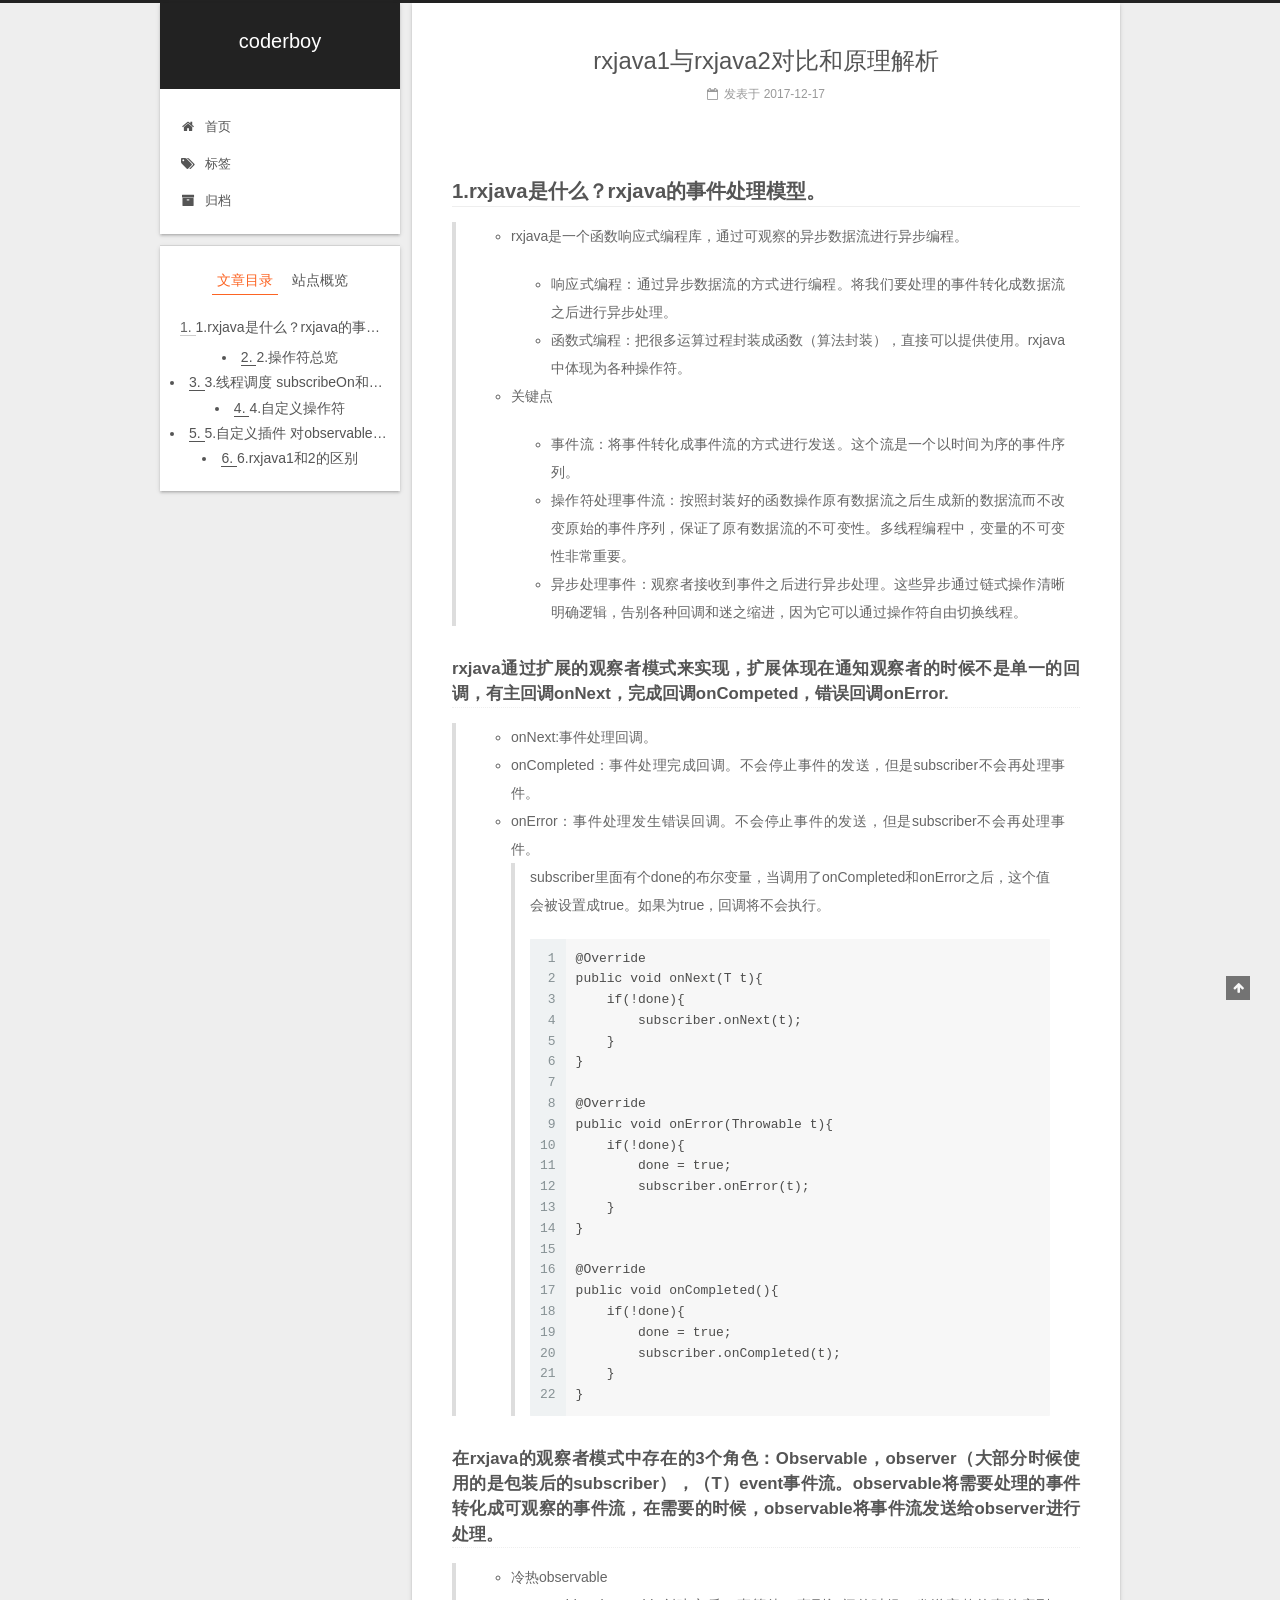
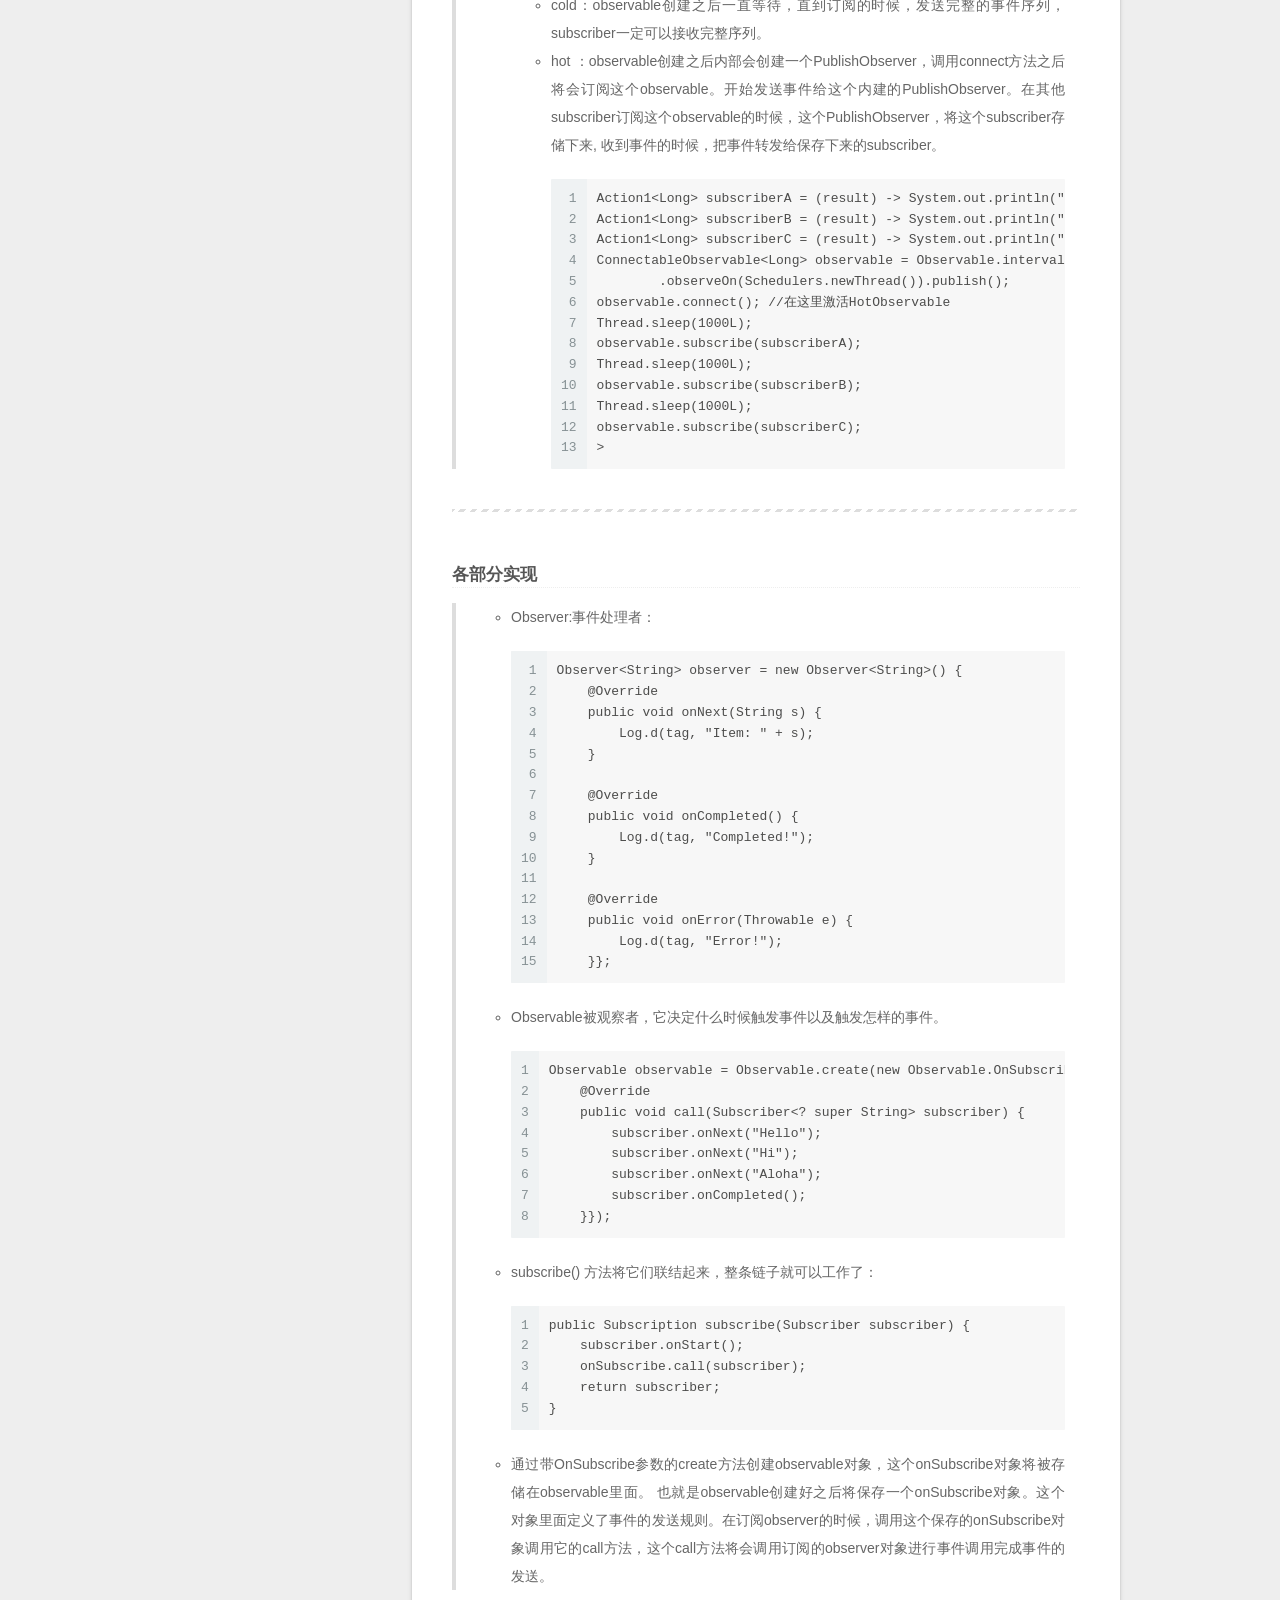
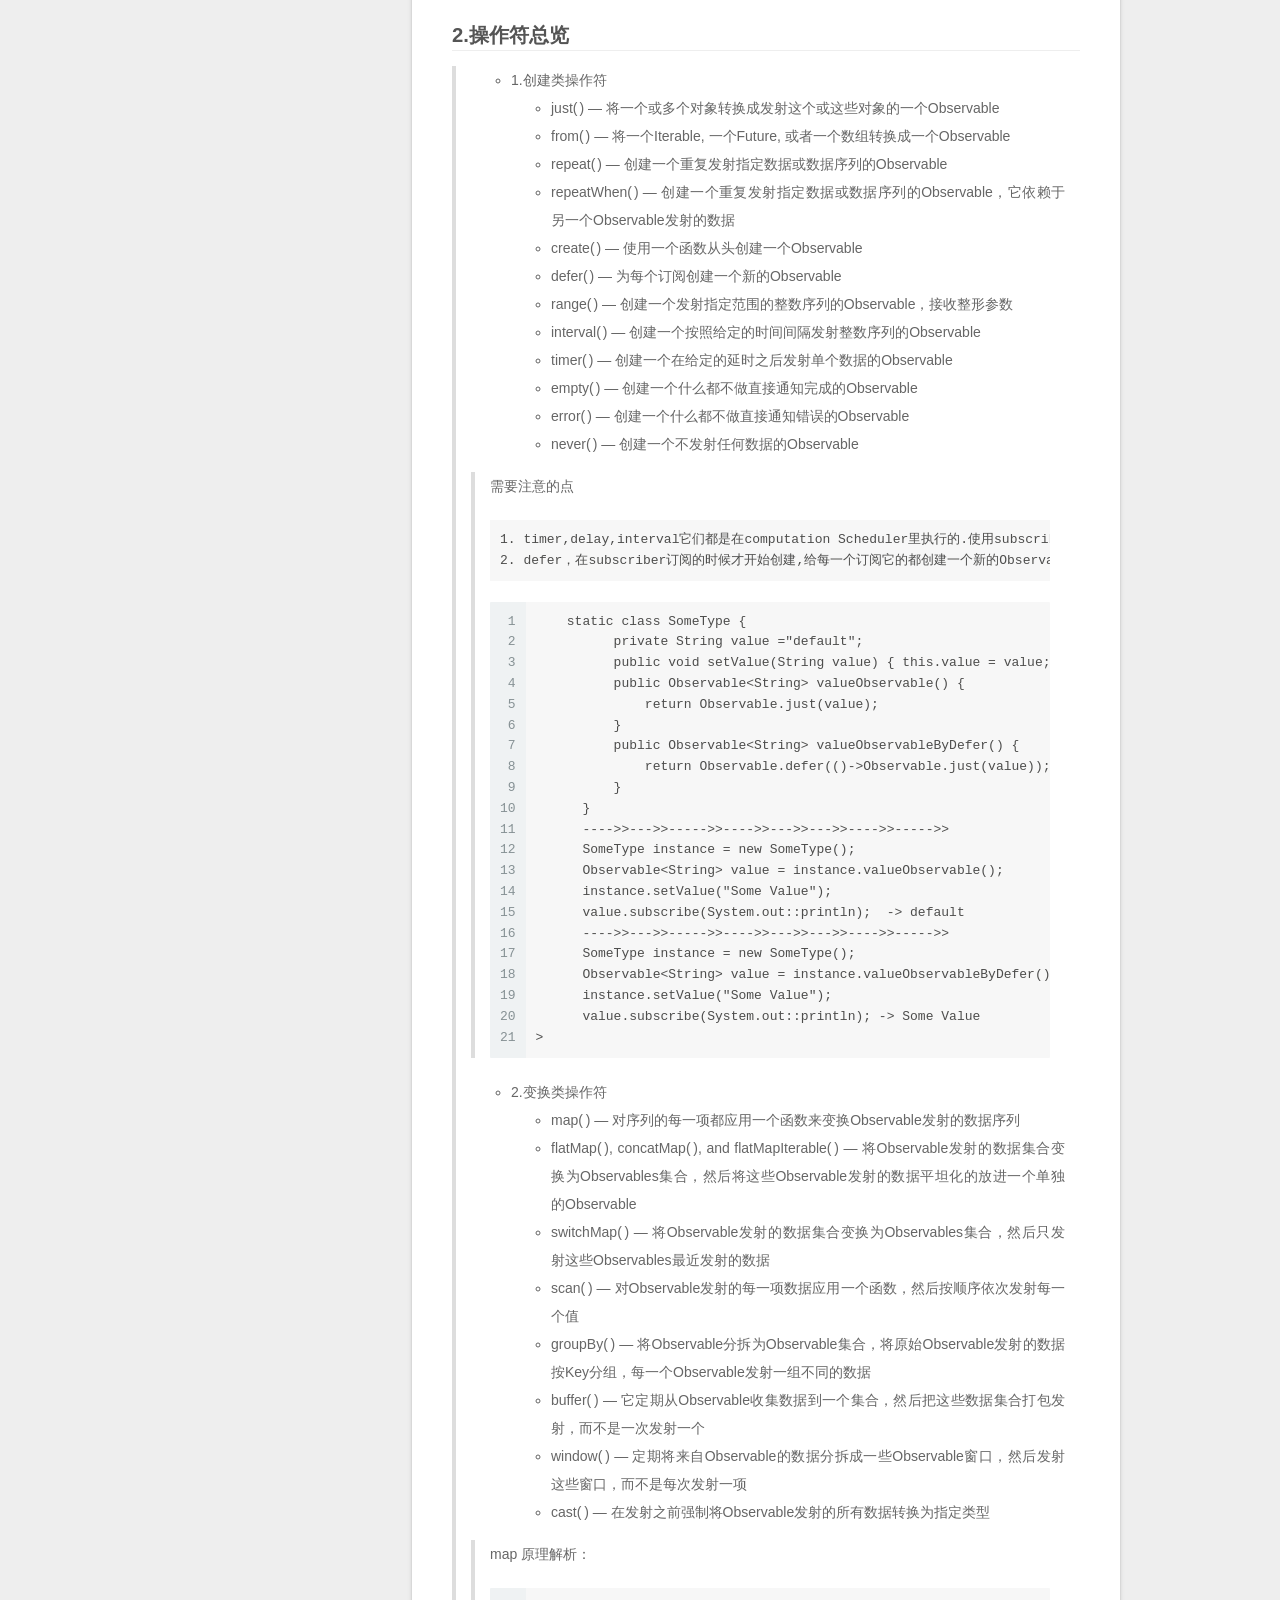
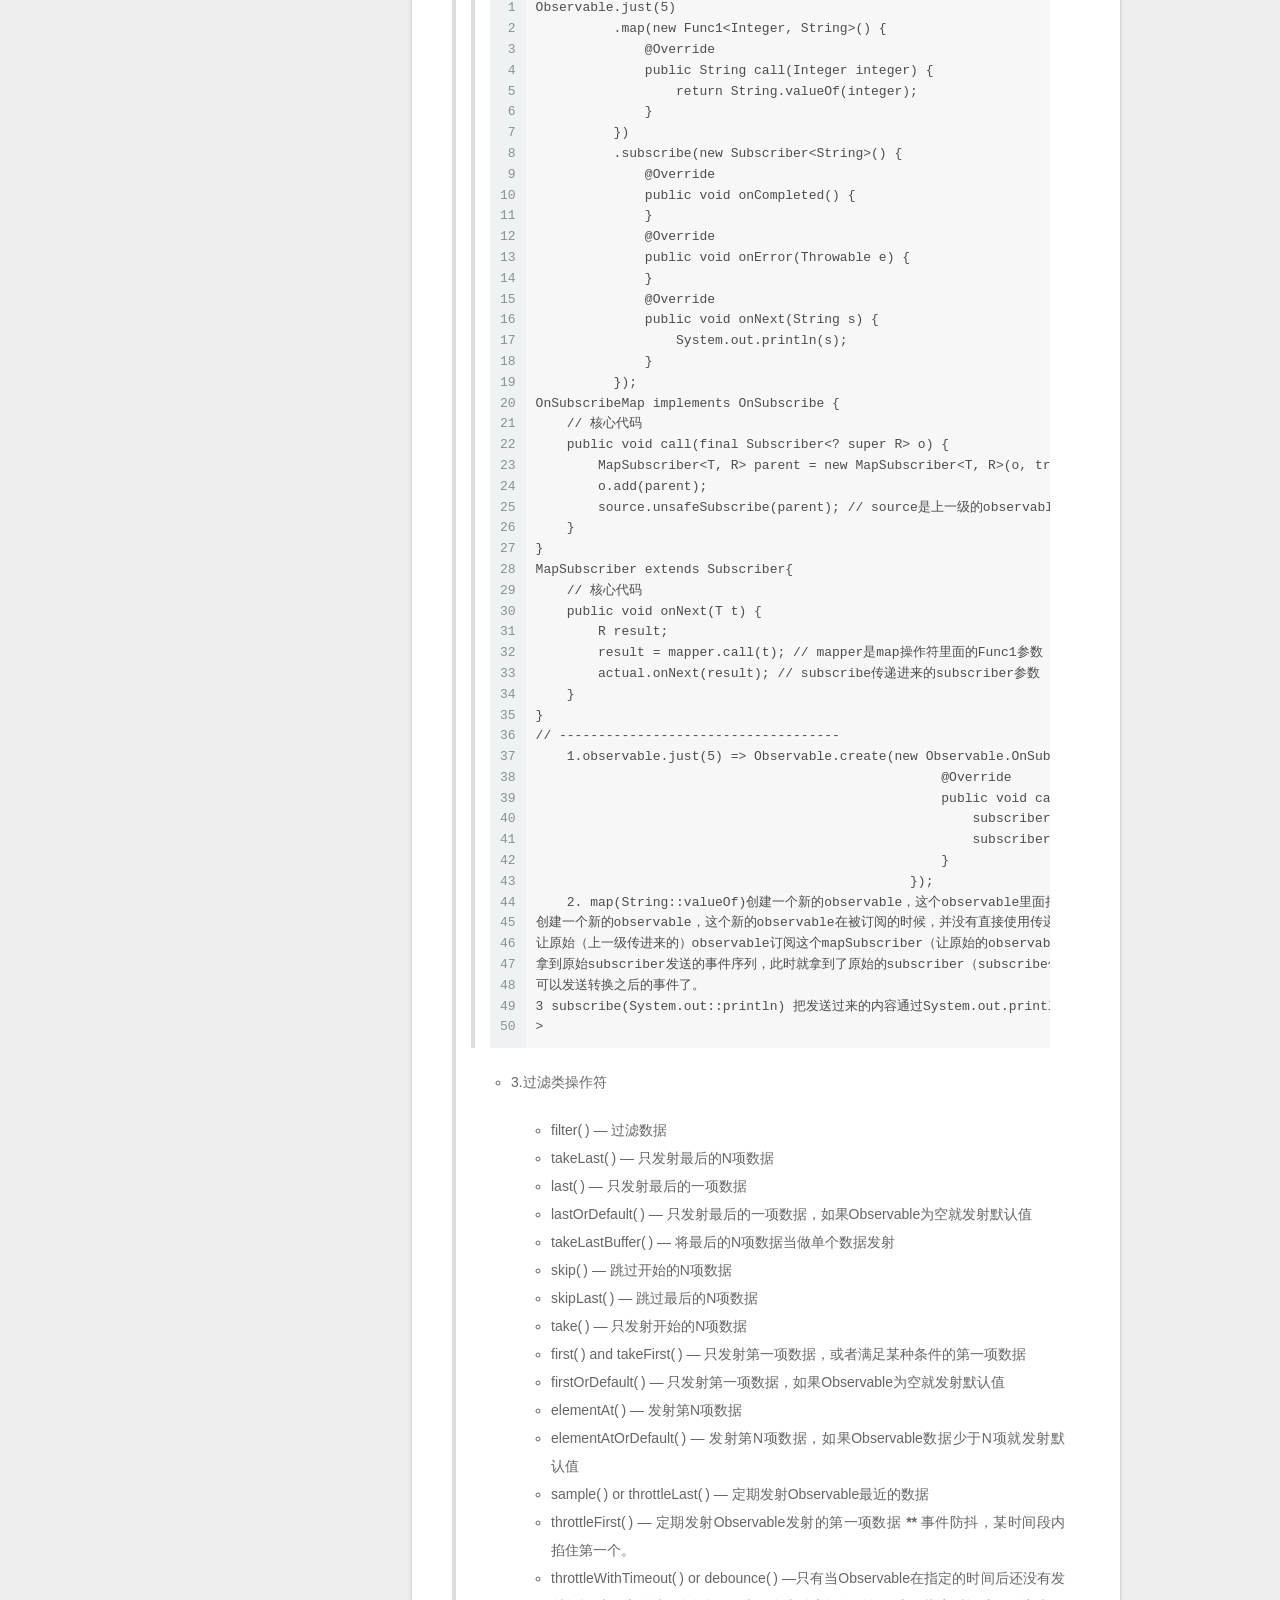
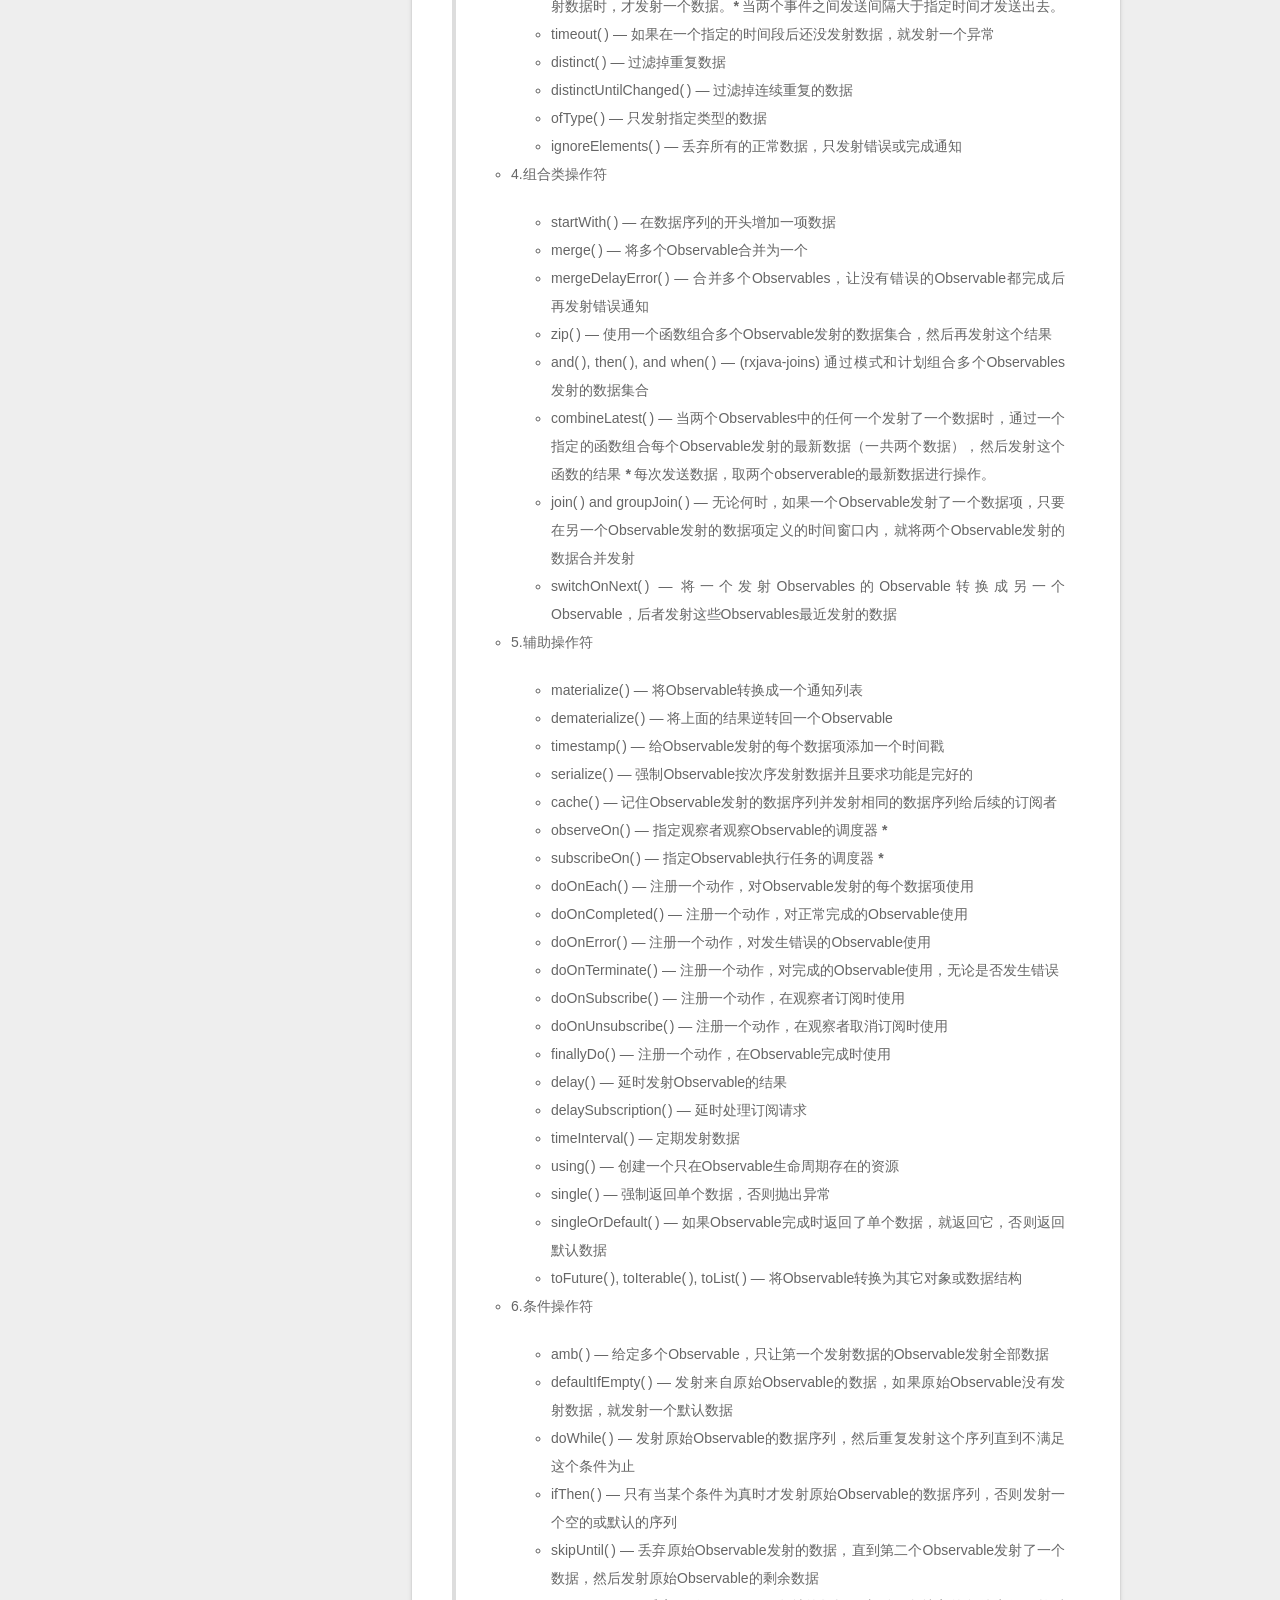
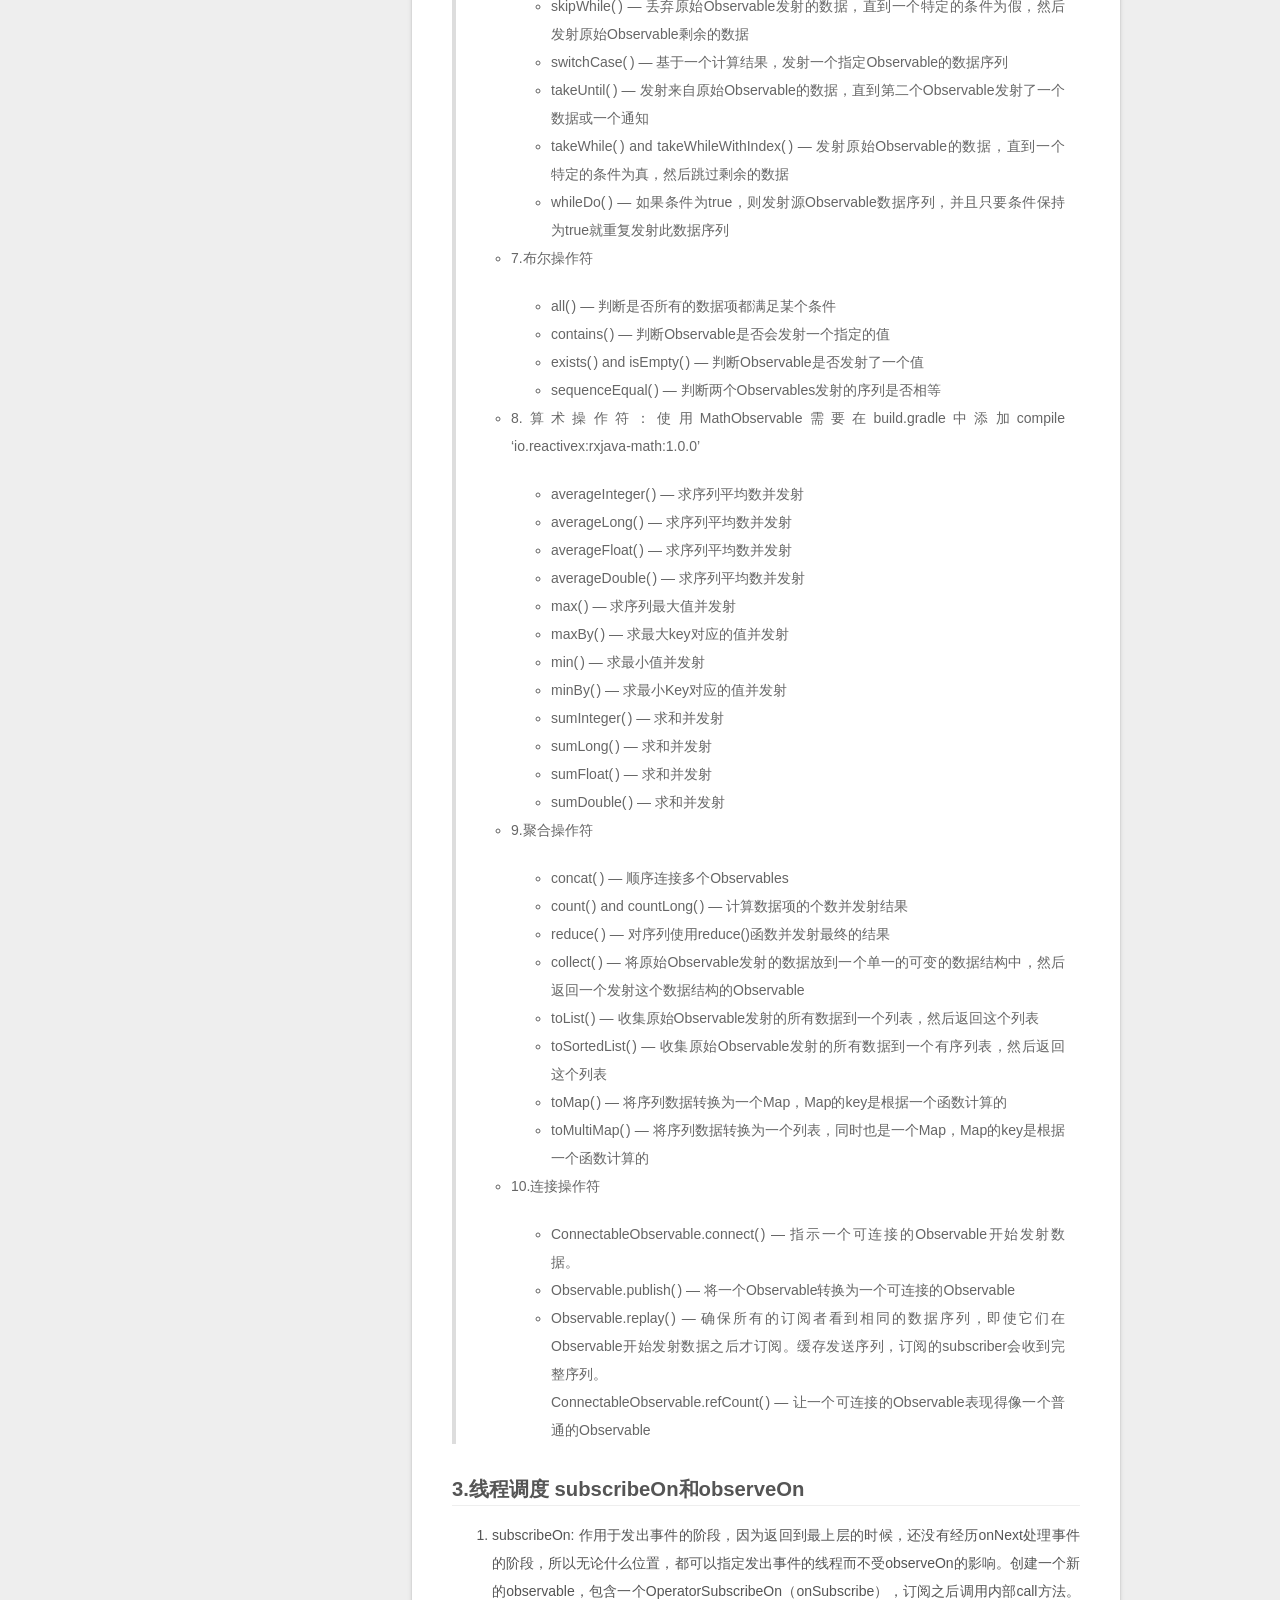
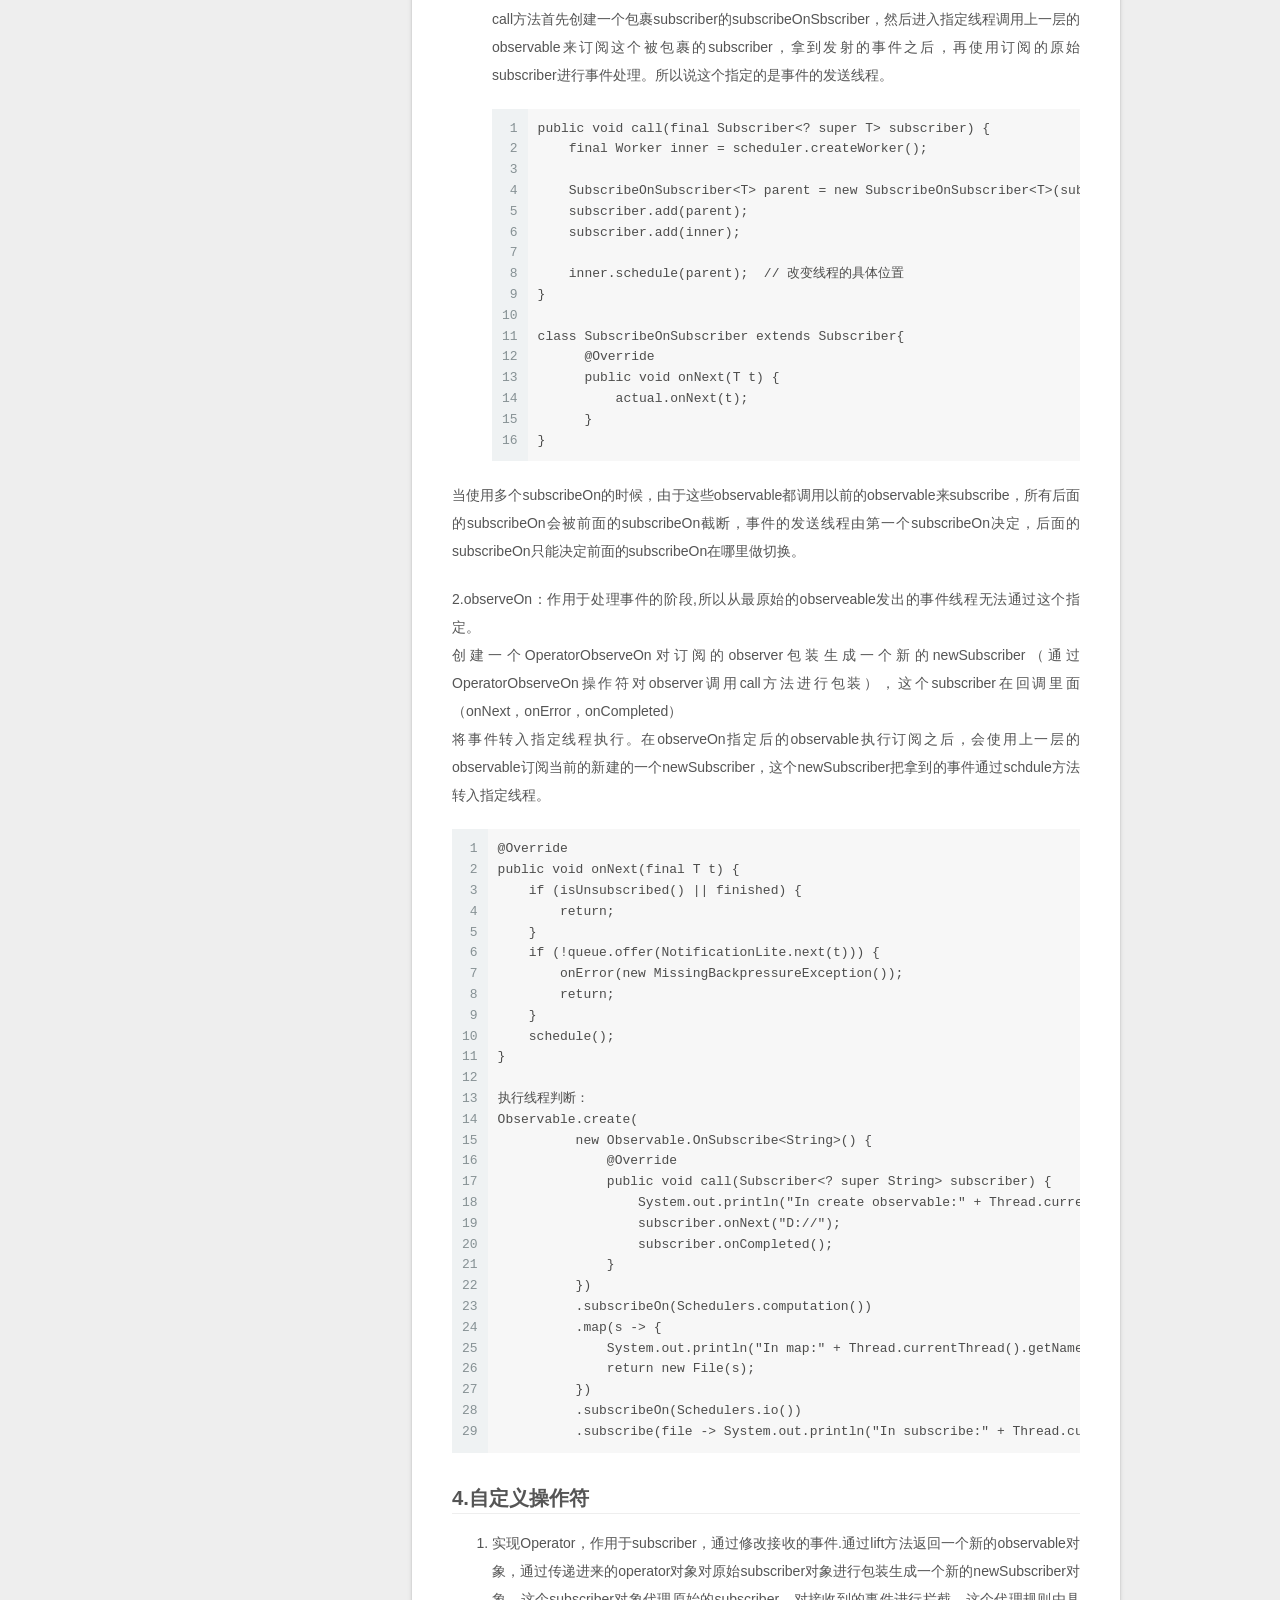
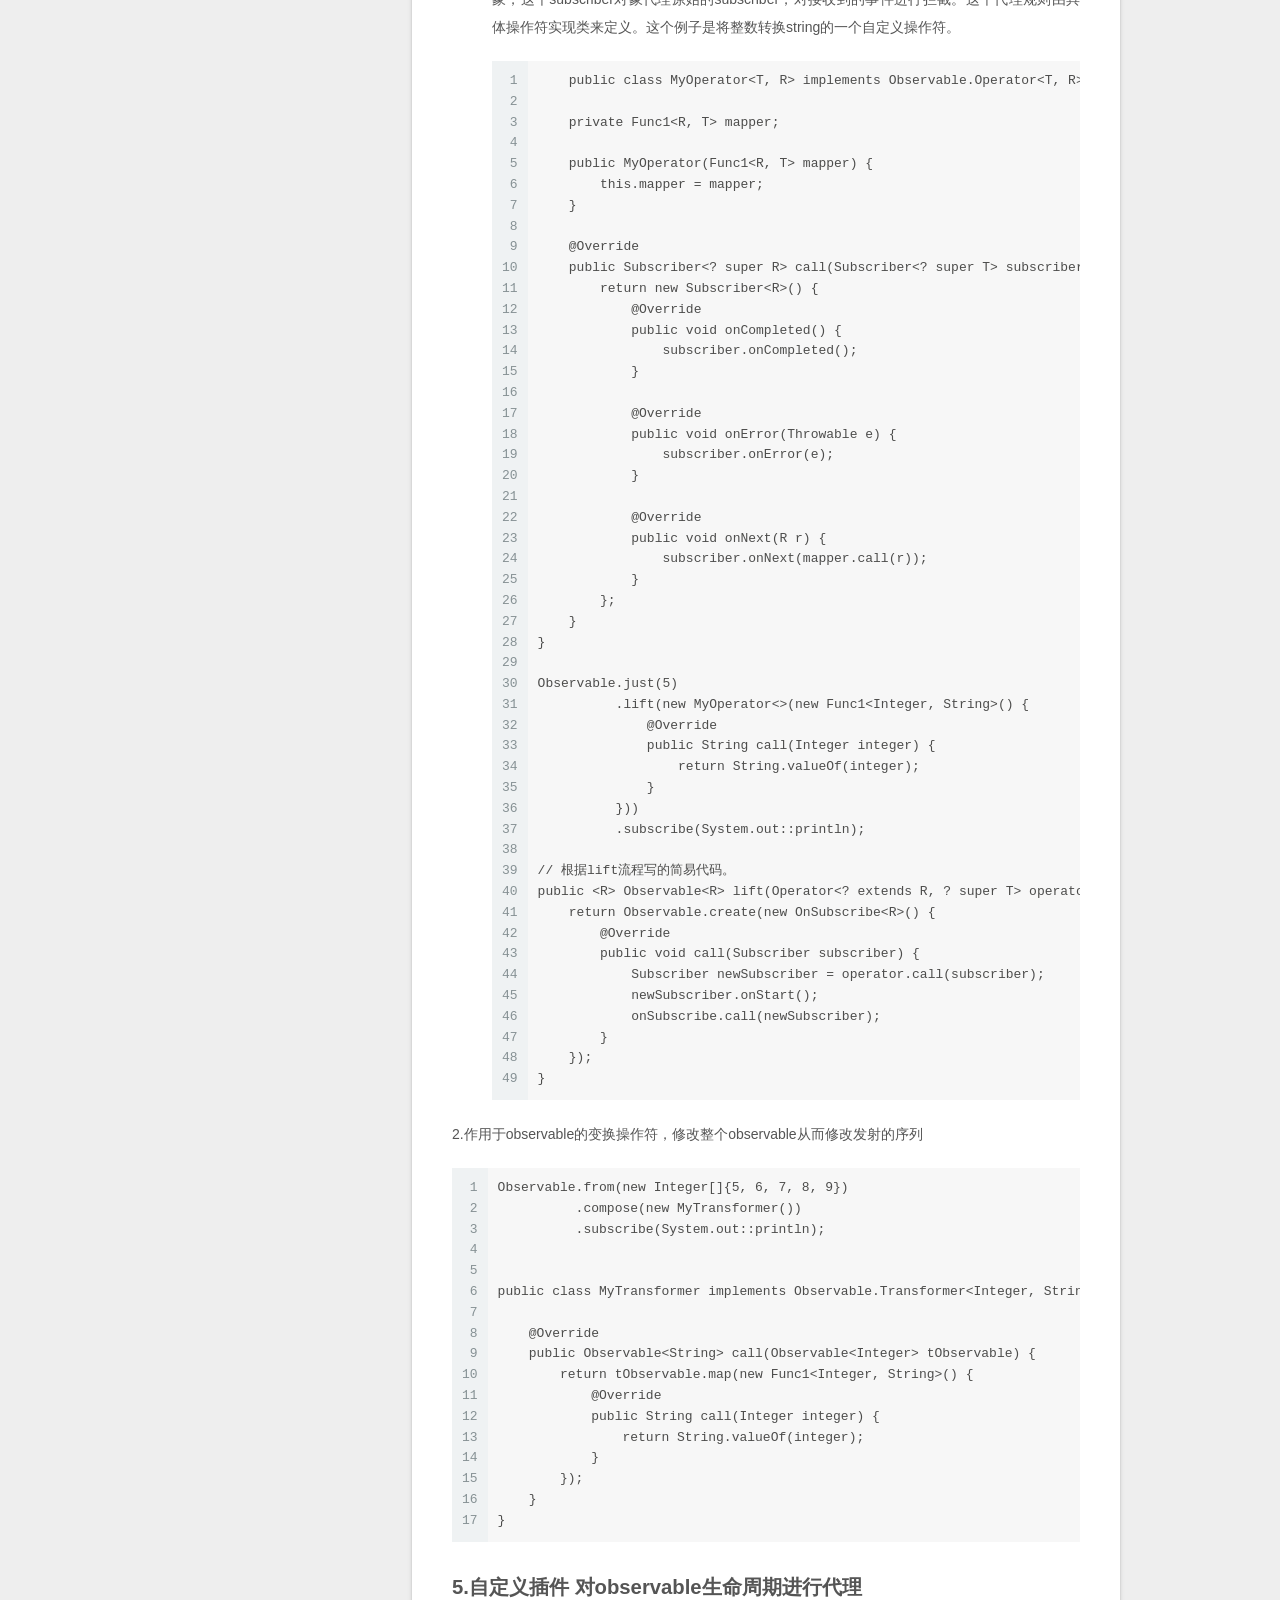
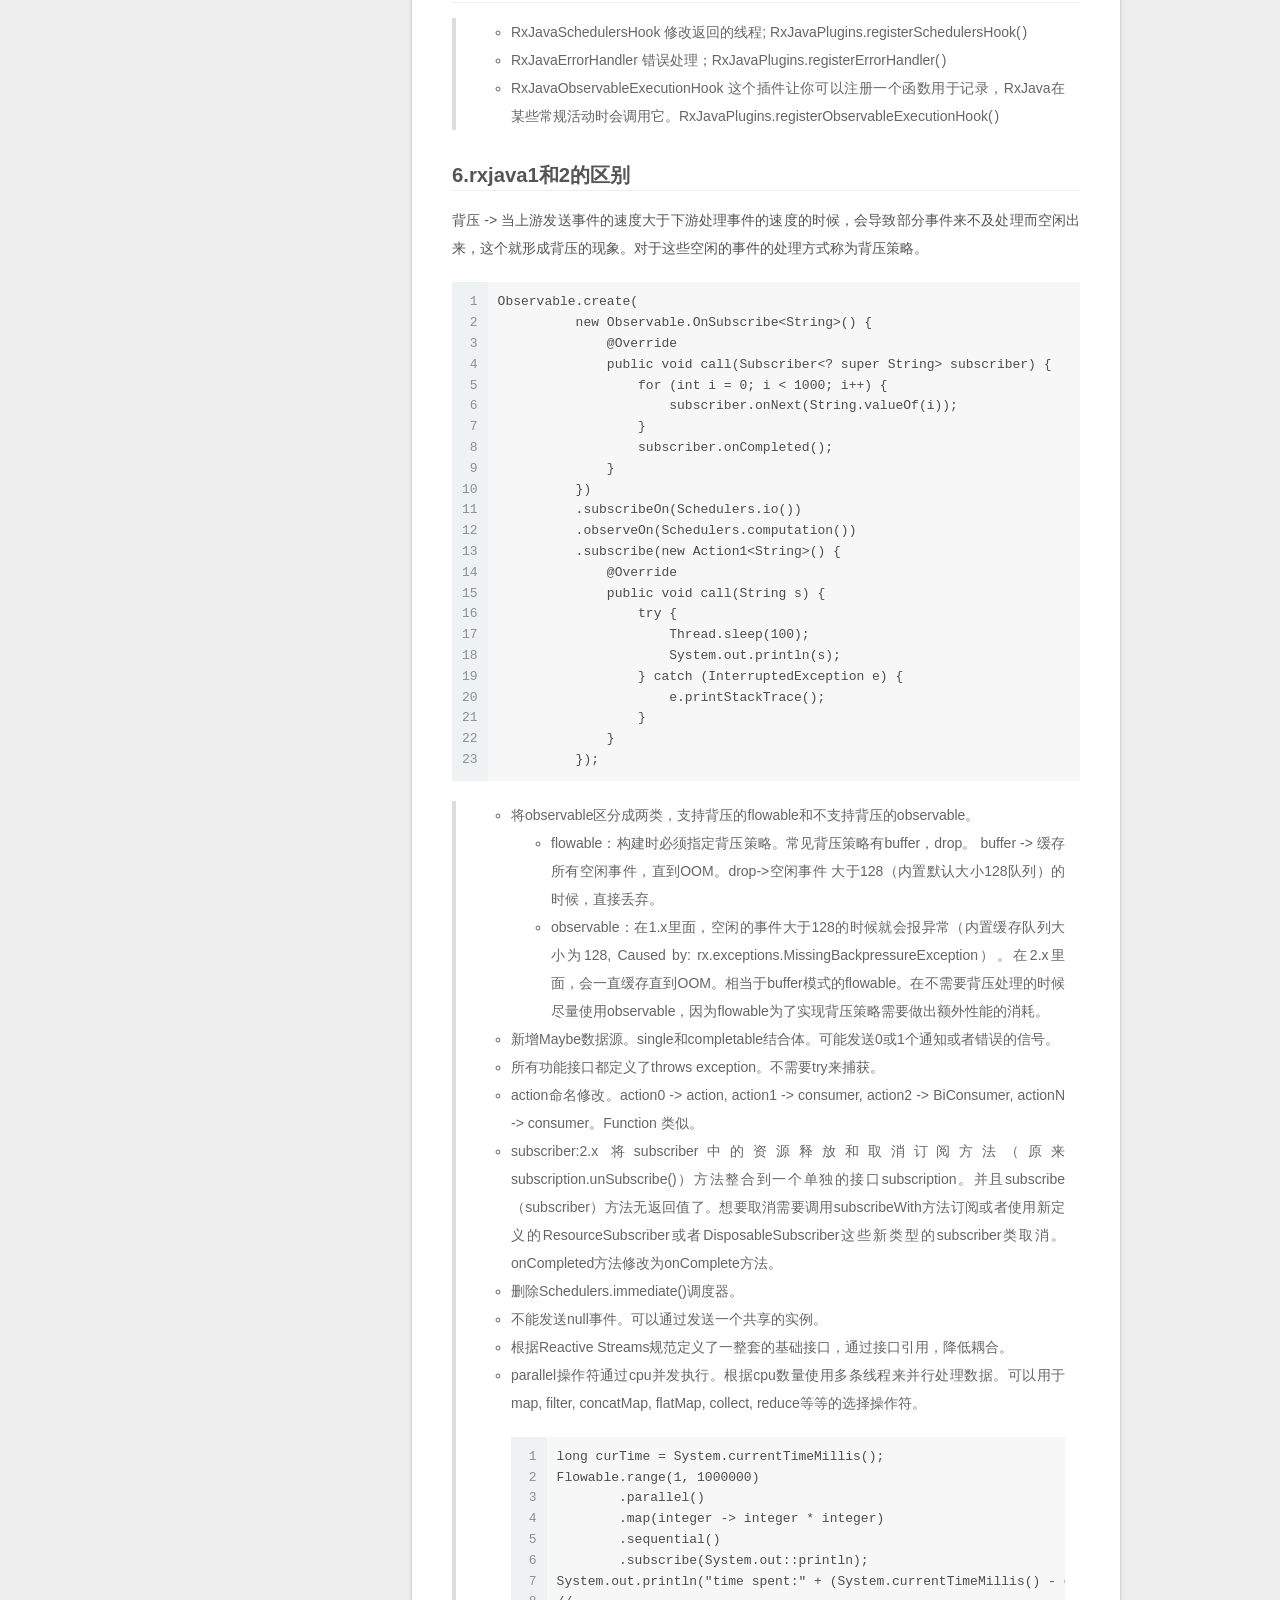
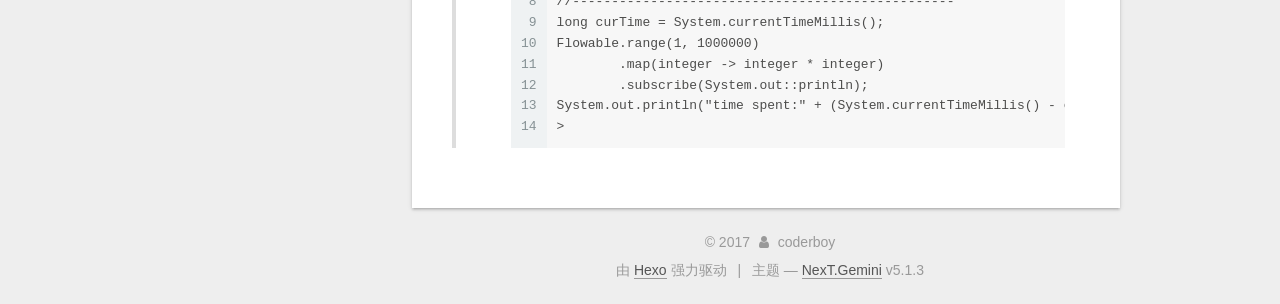
<file: 2017/12/17/rxjava1与rxjava2对比和原理解析/index.html>
<!DOCTYPE html>



  


<html class="theme-next gemini use-motion" lang="zh-Hans">
<head>
  <meta charset="UTF-8"/>
<meta http-equiv="X-UA-Compatible" content="IE=edge" />
<meta name="viewport" content="width=device-width, initial-scale=1, maximum-scale=1"/>
<meta name="theme-color" content="#222">









<meta http-equiv="Cache-Control" content="no-transform" />
<meta http-equiv="Cache-Control" content="no-siteapp" />
















  
  
  <link href="/lib/fancybox/source/jquery.fancybox.css?v=2.1.5" rel="stylesheet" type="text/css" />







<link href="/lib/font-awesome/css/font-awesome.min.css?v=4.6.2" rel="stylesheet" type="text/css" />

<link href="/css/main.css?v=5.1.3" rel="stylesheet" type="text/css" />


  <link rel="apple-touch-icon" sizes="180x180" href="/images/apple-touch-icon-next.png?v=5.1.3">


  <link rel="icon" type="image/png" sizes="32x32" href="/images/favicon-32x32-next.png?v=5.1.3">


  <link rel="icon" type="image/png" sizes="16x16" href="/images/favicon-16x16-next.png?v=5.1.3">


  <link rel="mask-icon" href="/images/logo.svg?v=5.1.3" color="#222">


  <link rel="manifest" href="/images/manifest.json">




  <meta name="keywords" content="Hexo, NexT" />










<meta name="description" content="1.rxjava是什么？rxjava的事件处理模型。  rxjava是一个函数响应式编程库，通过可观察的异步数据流进行异步编程。  响应式编程：通过异步数据流的方式进行编程。将我们要处理的事件转化成数据流之后进行异步处理。 函数式编程：把很多运算过程封装成函数（算法封装），直接可以提供使用。rxjava中体现为各种操作符。   关键点  事件流：将事件转化成事件流的方式进行发送。这个流是一个以时间">
<meta property="og:type" content="article">
<meta property="og:title" content="rxjava1与rxjava2对比和原理解析">
<meta property="og:url" content="http://coderboy.com/2017/12/17/rxjava1与rxjava2对比和原理解析/index.html">
<meta property="og:site_name" content="coderboy">
<meta property="og:description" content="1.rxjava是什么？rxjava的事件处理模型。  rxjava是一个函数响应式编程库，通过可观察的异步数据流进行异步编程。  响应式编程：通过异步数据流的方式进行编程。将我们要处理的事件转化成数据流之后进行异步处理。 函数式编程：把很多运算过程封装成函数（算法封装），直接可以提供使用。rxjava中体现为各种操作符。   关键点  事件流：将事件转化成事件流的方式进行发送。这个流是一个以时间">
<meta property="og:locale" content="zh-Hans">
<meta property="og:updated_time" content="2017-12-16T17:33:29.623Z">
<meta name="twitter:card" content="summary">
<meta name="twitter:title" content="rxjava1与rxjava2对比和原理解析">
<meta name="twitter:description" content="1.rxjava是什么？rxjava的事件处理模型。  rxjava是一个函数响应式编程库，通过可观察的异步数据流进行异步编程。  响应式编程：通过异步数据流的方式进行编程。将我们要处理的事件转化成数据流之后进行异步处理。 函数式编程：把很多运算过程封装成函数（算法封装），直接可以提供使用。rxjava中体现为各种操作符。   关键点  事件流：将事件转化成事件流的方式进行发送。这个流是一个以时间">



<script type="text/javascript" id="hexo.configurations">
  var NexT = window.NexT || {};
  var CONFIG = {
    root: '/',
    scheme: 'Gemini',
    version: '5.1.3',
    sidebar: {"position":"left","display":"always","offset":12,"b2t":false,"scrollpercent":false,"onmobile":false},
    fancybox: true,
    tabs: true,
    motion: {"enable":true,"async":false,"transition":{"post_block":"fadeIn","post_header":"slideDownIn","post_body":"slideDownIn","coll_header":"slideLeftIn","sidebar":"slideUpIn"}},
    duoshuo: {
      userId: '0',
      author: '博主'
    },
    algolia: {
      applicationID: '',
      apiKey: '',
      indexName: '',
      hits: {"per_page":10},
      labels: {"input_placeholder":"Search for Posts","hits_empty":"We didn't find any results for the search: ${query}","hits_stats":"${hits} results found in ${time} ms"}
    }
  };
</script>



  <link rel="canonical" href="http://coderboy.com/2017/12/17/rxjava1与rxjava2对比和原理解析/"/>





  <title>rxjava1与rxjava2对比和原理解析 | coderboy</title>
  








</head>

<body itemscope itemtype="http://schema.org/WebPage" lang="zh-Hans">

  
  
    
  

  <div class="container sidebar-position-left page-post-detail">
    <div class="headband"></div>

    <header id="header" class="header" itemscope itemtype="http://schema.org/WPHeader">
      <div class="header-inner"><div class="site-brand-wrapper">
  <div class="site-meta ">
    

    <div class="custom-logo-site-title">
      <a href="/"  class="brand" rel="start">
        <span class="logo-line-before"><i></i></span>
        <span class="site-title">coderboy</span>
        <span class="logo-line-after"><i></i></span>
      </a>
    </div>
      
        <h1 class="site-subtitle" itemprop="description"></h1>
      
  </div>

  <div class="site-nav-toggle">
    <button>
      <span class="btn-bar"></span>
      <span class="btn-bar"></span>
      <span class="btn-bar"></span>
    </button>
  </div>
</div>

<nav class="site-nav">
  

  
    <ul id="menu" class="menu">
      
        
        <li class="menu-item menu-item-home">
          <a href="/" rel="section">
            
              <i class="menu-item-icon fa fa-fw fa-home"></i> <br />
            
            首页
          </a>
        </li>
      
        
        <li class="menu-item menu-item-tags">
          <a href="/tags/" rel="section">
            
              <i class="menu-item-icon fa fa-fw fa-tags"></i> <br />
            
            标签
          </a>
        </li>
      
        
        <li class="menu-item menu-item-archives">
          <a href="/archives/" rel="section">
            
              <i class="menu-item-icon fa fa-fw fa-archive"></i> <br />
            
            归档
          </a>
        </li>
      

      
    </ul>
  

  
</nav>



 </div>
    </header>

    <main id="main" class="main">
      <div class="main-inner">
        <div class="content-wrap">
          <div id="content" class="content">
            

  <div id="posts" class="posts-expand">
    

  

  
  
  

  <article class="post post-type-normal" itemscope itemtype="http://schema.org/Article">
  
  
  
  <div class="post-block">
    <link itemprop="mainEntityOfPage" href="http://coderboy.com/2017/12/17/rxjava1与rxjava2对比和原理解析/">

    <span hidden itemprop="author" itemscope itemtype="http://schema.org/Person">
      <meta itemprop="name" content="coderboy">
      <meta itemprop="description" content="">
      <meta itemprop="image" content="/images/avatar.gif">
    </span>

    <span hidden itemprop="publisher" itemscope itemtype="http://schema.org/Organization">
      <meta itemprop="name" content="coderboy">
    </span>

    
      <header class="post-header">

        
        
          <h2 class="post-title" itemprop="name headline">rxjava1与rxjava2对比和原理解析</h2>
        

        <div class="post-meta">
          <span class="post-time">
            
              <span class="post-meta-item-icon">
                <i class="fa fa-calendar-o"></i>
              </span>
              
                <span class="post-meta-item-text">发表于</span>
              
              <time title="创建于" itemprop="dateCreated datePublished" datetime="2017-12-17T00:12:04+08:00">
                2017-12-17
              </time>
            

            

            
          </span>

          

          
            
          

          
          

          

          

          

        </div>
      </header>
    

    
    
    
    <div class="post-body" itemprop="articleBody">

      
      

      
        <h2 id="1-rxjava是什么？rxjava的事件处理模型。"><a href="#1-rxjava是什么？rxjava的事件处理模型。" class="headerlink" title="1.rxjava是什么？rxjava的事件处理模型。"></a>1.rxjava是什么？rxjava的事件处理模型。</h2><blockquote>
<ul>
<li><p>rxjava是一个函数响应式编程库，通过可观察的异步数据流进行异步编程。</p>
<ul>
<li>响应式编程：通过异步数据流的方式进行编程。将我们要处理的事件转化成数据流之后进行异步处理。</li>
<li>函数式编程：把很多运算过程封装成函数（算法封装），直接可以提供使用。rxjava中体现为各种操作符。</li>
</ul>
</li>
<li><p>关键点</p>
<ul>
<li>事件流：将事件转化成事件流的方式进行发送。这个流是一个以时间为序的事件序列。</li>
<li>操作符处理事件流：按照封装好的函数操作原有数据流之后生成新的数据流而不改变原始的事件序列，保证了原有数据流的不可变性。多线程编程中，变量的不可变性非常重要。</li>
<li>异步处理事件：观察者接收到事件之后进行异步处理。这些异步通过链式操作清晰明确逻辑，告别各种回调和迷之缩进，因为它可以通过操作符自由切换线程。</li>
</ul>
</li>
</ul>
</blockquote>
<h4 id="rxjava通过扩展的观察者模式来实现，扩展体现在通知观察者的时候不是单一的回调，有主回调onNext，完成回调onCompeted，错误回调onError"><a href="#rxjava通过扩展的观察者模式来实现，扩展体现在通知观察者的时候不是单一的回调，有主回调onNext，完成回调onCompeted，错误回调onError" class="headerlink" title="rxjava通过扩展的观察者模式来实现，扩展体现在通知观察者的时候不是单一的回调，有主回调onNext，完成回调onCompeted，错误回调onError."></a>rxjava通过扩展的观察者模式来实现，扩展体现在通知观察者的时候不是单一的回调，有主回调onNext，完成回调onCompeted，错误回调onError.</h4><blockquote>
<ul>
<li>onNext:事件处理回调。</li>
<li>onCompleted：事件处理完成回调。不会停止事件的发送，但是subscriber不会再处理事件。</li>
<li>onError：事件处理发生错误回调。不会停止事件的发送，但是subscriber不会再处理事件。<blockquote>
<p>subscriber里面有个done的布尔变量，当调用了onCompleted和onError之后，这个值会被设置成true。如果为true，回调将不会执行。</p>
<figure class="highlight plain"><table><tr><td class="gutter"><pre><span class="line">1</span><br><span class="line">2</span><br><span class="line">3</span><br><span class="line">4</span><br><span class="line">5</span><br><span class="line">6</span><br><span class="line">7</span><br><span class="line">8</span><br><span class="line">9</span><br><span class="line">10</span><br><span class="line">11</span><br><span class="line">12</span><br><span class="line">13</span><br><span class="line">14</span><br><span class="line">15</span><br><span class="line">16</span><br><span class="line">17</span><br><span class="line">18</span><br><span class="line">19</span><br><span class="line">20</span><br><span class="line">21</span><br><span class="line">22</span><br></pre></td><td class="code"><pre><span class="line">@Override</span><br><span class="line">public void onNext(T t)&#123;</span><br><span class="line">    if(!done)&#123;</span><br><span class="line">        subscriber.onNext(t);</span><br><span class="line">    &#125;</span><br><span class="line">&#125;</span><br><span class="line"></span><br><span class="line">@Override</span><br><span class="line">public void onError(Throwable t)&#123;</span><br><span class="line">    if(!done)&#123;</span><br><span class="line">        done = true;</span><br><span class="line">        subscriber.onError(t);</span><br><span class="line">    &#125;</span><br><span class="line">&#125;</span><br><span class="line"></span><br><span class="line">@Override</span><br><span class="line">public void onCompleted()&#123;</span><br><span class="line">    if(!done)&#123;</span><br><span class="line">        done = true;</span><br><span class="line">        subscriber.onCompleted(t);</span><br><span class="line">    &#125;</span><br><span class="line">&#125;</span><br></pre></td></tr></table></figure>
</blockquote>
</li>
</ul>
</blockquote>
<h4 id="在rxjava的观察者模式中存在的3个角色：Observable，observer（大部分时候使用的是包装后的subscriber），（T）event事件流。observable将需要处理的事件转化成可观察的事件流，在需要的时候，observable将事件流发送给observer进行处理。"><a href="#在rxjava的观察者模式中存在的3个角色：Observable，observer（大部分时候使用的是包装后的subscriber），（T）event事件流。observable将需要处理的事件转化成可观察的事件流，在需要的时候，observable将事件流发送给observer进行处理。" class="headerlink" title="在rxjava的观察者模式中存在的3个角色：Observable，observer（大部分时候使用的是包装后的subscriber），（T）event事件流。observable将需要处理的事件转化成可观察的事件流，在需要的时候，observable将事件流发送给observer进行处理。"></a>在rxjava的观察者模式中存在的3个角色：Observable，observer（大部分时候使用的是包装后的subscriber），（T）event事件流。observable将需要处理的事件转化成可观察的事件流，在需要的时候，observable将事件流发送给observer进行处理。</h4><blockquote>
<ul>
<li>冷热observable<ul>
<li>cold：observable创建之后一直等待，直到订阅的时候，发送完整的事件序列，subscriber一定可以接收完整序列。</li>
<li>hot ：observable创建之后内部会创建一个PublishObserver，调用connect方法之后将会订阅这个observable。开始发送事件给这个内建的PublishObserver。在其他subscriber订阅这个observable的时候，这个PublishObserver，将这个subscriber存储下来, 收到事件的时候，把事件转发给保存下来的subscriber。<figure class="highlight plain"><table><tr><td class="gutter"><pre><span class="line">1</span><br><span class="line">2</span><br><span class="line">3</span><br><span class="line">4</span><br><span class="line">5</span><br><span class="line">6</span><br><span class="line">7</span><br><span class="line">8</span><br><span class="line">9</span><br><span class="line">10</span><br><span class="line">11</span><br><span class="line">12</span><br><span class="line">13</span><br></pre></td><td class="code"><pre><span class="line">Action1&lt;Long&gt; subscriberA = (result) -&gt; System.out.println(&quot;subscriberA: &quot; + result);</span><br><span class="line">Action1&lt;Long&gt; subscriberB = (result) -&gt; System.out.println(&quot;    subscriberB: &quot; + result);</span><br><span class="line">Action1&lt;Long&gt; subscriberC = (result) -&gt; System.out.println(&quot;        subscriberC: &quot; + result);</span><br><span class="line">ConnectableObservable&lt;Long&gt; observable = Observable.interval(1000, TimeUnit.MILLISECONDS, Schedulers.computation())</span><br><span class="line">        .observeOn(Schedulers.newThread()).publish();</span><br><span class="line">observable.connect(); //在这里激活HotObservable</span><br><span class="line">Thread.sleep(1000L);</span><br><span class="line">observable.subscribe(subscriberA);</span><br><span class="line">Thread.sleep(1000L);</span><br><span class="line">observable.subscribe(subscriberB);</span><br><span class="line">Thread.sleep(1000L);</span><br><span class="line">observable.subscribe(subscriberC);</span><br><span class="line">&gt;</span><br></pre></td></tr></table></figure>
</li>
</ul>
</li>
</ul>
</blockquote>
<hr>
<h4 id="各部分实现"><a href="#各部分实现" class="headerlink" title="各部分实现"></a>各部分实现</h4><blockquote>
<ul>
<li><p>Observer:事件处理者：</p>
<figure class="highlight plain"><table><tr><td class="gutter"><pre><span class="line">1</span><br><span class="line">2</span><br><span class="line">3</span><br><span class="line">4</span><br><span class="line">5</span><br><span class="line">6</span><br><span class="line">7</span><br><span class="line">8</span><br><span class="line">9</span><br><span class="line">10</span><br><span class="line">11</span><br><span class="line">12</span><br><span class="line">13</span><br><span class="line">14</span><br><span class="line">15</span><br></pre></td><td class="code"><pre><span class="line">Observer&lt;String&gt; observer = new Observer&lt;String&gt;() &#123;</span><br><span class="line">    @Override</span><br><span class="line">    public void onNext(String s) &#123;</span><br><span class="line">        Log.d(tag, &quot;Item: &quot; + s);</span><br><span class="line">    &#125;</span><br><span class="line"></span><br><span class="line">    @Override</span><br><span class="line">    public void onCompleted() &#123;</span><br><span class="line">        Log.d(tag, &quot;Completed!&quot;);</span><br><span class="line">    &#125;</span><br><span class="line"></span><br><span class="line">    @Override</span><br><span class="line">    public void onError(Throwable e) &#123;</span><br><span class="line">        Log.d(tag, &quot;Error!&quot;);</span><br><span class="line">    &#125;&#125;;</span><br></pre></td></tr></table></figure>
</li>
<li><p>Observable被观察者，它决定什么时候触发事件以及触发怎样的事件。</p>
<figure class="highlight plain"><table><tr><td class="gutter"><pre><span class="line">1</span><br><span class="line">2</span><br><span class="line">3</span><br><span class="line">4</span><br><span class="line">5</span><br><span class="line">6</span><br><span class="line">7</span><br><span class="line">8</span><br></pre></td><td class="code"><pre><span class="line">Observable observable = Observable.create(new Observable.OnSubscribe&lt;String&gt;() &#123;</span><br><span class="line">    @Override</span><br><span class="line">    public void call(Subscriber&lt;? super String&gt; subscriber) &#123;</span><br><span class="line">        subscriber.onNext(&quot;Hello&quot;);</span><br><span class="line">        subscriber.onNext(&quot;Hi&quot;);</span><br><span class="line">        subscriber.onNext(&quot;Aloha&quot;);</span><br><span class="line">        subscriber.onCompleted();</span><br><span class="line">    &#125;&#125;);</span><br></pre></td></tr></table></figure>
</li>
<li><p>subscribe() 方法将它们联结起来，整条链子就可以工作了：</p>
<figure class="highlight plain"><table><tr><td class="gutter"><pre><span class="line">1</span><br><span class="line">2</span><br><span class="line">3</span><br><span class="line">4</span><br><span class="line">5</span><br></pre></td><td class="code"><pre><span class="line">public Subscription subscribe(Subscriber subscriber) &#123;</span><br><span class="line">    subscriber.onStart();</span><br><span class="line">    onSubscribe.call(subscriber);</span><br><span class="line">    return subscriber;</span><br><span class="line">&#125;</span><br></pre></td></tr></table></figure>
</li>
<li><p>通过带OnSubscribe参数的create方法创建observable对象，这个onSubscribe对象将被存储在observable里面。 也就是observable创建好之后将保存一个onSubscribe对象。这个对象里面定义了事件的发送规则。在订阅observer的时候，调用这个保存的onSubscribe对象调用它的call方法，这个call方法将会调用订阅的observer对象进行事件调用完成事件的发送。</p>
</li>
</ul>
</blockquote>
<h2 id="2-操作符总览"><a href="#2-操作符总览" class="headerlink" title="2.操作符总览"></a>2.操作符总览</h2><blockquote>
<ul>
<li>1.创建类操作符<ul>
<li>just( ) — 将一个或多个对象转换成发射这个或这些对象的一个Observable</li>
<li>from( ) — 将一个Iterable, 一个Future, 或者一个数组转换成一个Observable</li>
<li>repeat( ) — 创建一个重复发射指定数据或数据序列的Observable</li>
<li>repeatWhen( ) — 创建一个重复发射指定数据或数据序列的Observable，它依赖于另一个Observable发射的数据</li>
<li>create( ) — 使用一个函数从头创建一个Observable</li>
<li>defer( ) — 为每个订阅创建一个新的Observable</li>
<li>range( ) — 创建一个发射指定范围的整数序列的Observable，接收整形参数</li>
<li>interval( ) — 创建一个按照给定的时间间隔发射整数序列的Observable</li>
<li>timer( ) — 创建一个在给定的延时之后发射单个数据的Observable</li>
<li>empty( ) — 创建一个什么都不做直接通知完成的Observable</li>
<li>error( ) — 创建一个什么都不做直接通知错误的Observable</li>
<li>never( ) — 创建一个不发射任何数据的Observable</li>
</ul>
</li>
</ul>
<blockquote>
<p> 需要注意的点</p>
<pre><code>1. timer,delay,interval它们都是在computation Scheduler里执行的.使用subscribeOn无法修改事件发出的线程，只能通过observeOn修改事件处理线程。
2. defer，在subscriber订阅的时候才开始创建,给每一个订阅它的都创建一个新的Observable：
</code></pre><figure class="highlight plain"><table><tr><td class="gutter"><pre><span class="line">1</span><br><span class="line">2</span><br><span class="line">3</span><br><span class="line">4</span><br><span class="line">5</span><br><span class="line">6</span><br><span class="line">7</span><br><span class="line">8</span><br><span class="line">9</span><br><span class="line">10</span><br><span class="line">11</span><br><span class="line">12</span><br><span class="line">13</span><br><span class="line">14</span><br><span class="line">15</span><br><span class="line">16</span><br><span class="line">17</span><br><span class="line">18</span><br><span class="line">19</span><br><span class="line">20</span><br><span class="line">21</span><br></pre></td><td class="code"><pre><span class="line">    static class SomeType &#123;</span><br><span class="line">          private String value =&quot;default&quot;;</span><br><span class="line">          public void setValue(String value) &#123; this.value = value; &#125;</span><br><span class="line">          public Observable&lt;String&gt; valueObservable() &#123;</span><br><span class="line">              return Observable.just(value);</span><br><span class="line">          &#125;</span><br><span class="line">          public Observable&lt;String&gt; valueObservableByDefer() &#123;</span><br><span class="line">              return Observable.defer(()-&gt;Observable.just(value));</span><br><span class="line">          &#125;</span><br><span class="line">      &#125;</span><br><span class="line">      ----&gt;&gt;---&gt;&gt;-----&gt;&gt;----&gt;&gt;---&gt;&gt;---&gt;&gt;----&gt;&gt;-----&gt;&gt;</span><br><span class="line">      SomeType instance = new SomeType();</span><br><span class="line">      Observable&lt;String&gt; value = instance.valueObservable();</span><br><span class="line">      instance.setValue(&quot;Some Value&quot;);</span><br><span class="line">      value.subscribe(System.out::println);  -&gt; default</span><br><span class="line">      ----&gt;&gt;---&gt;&gt;-----&gt;&gt;----&gt;&gt;---&gt;&gt;---&gt;&gt;----&gt;&gt;-----&gt;&gt;</span><br><span class="line">      SomeType instance = new SomeType();</span><br><span class="line">      Observable&lt;String&gt; value = instance.valueObservableByDefer();</span><br><span class="line">      instance.setValue(&quot;Some Value&quot;);</span><br><span class="line">      value.subscribe(System.out::println); -&gt; Some Value</span><br><span class="line">&gt;</span><br></pre></td></tr></table></figure>
</blockquote>
<ul>
<li>2.变换类操作符<ul>
<li>map( ) — 对序列的每一项都应用一个函数来变换Observable发射的数据序列</li>
<li>flatMap( ), concatMap( ), and flatMapIterable( ) — 将Observable发射的数据集合变换为Observables集合，然后将这些Observable发射的数据平坦化的放进一个单独的Observable</li>
<li>switchMap( ) — 将Observable发射的数据集合变换为Observables集合，然后只发射这些Observables最近发射的数据</li>
<li>scan( ) — 对Observable发射的每一项数据应用一个函数，然后按顺序依次发射每一个值</li>
<li>groupBy( ) — 将Observable分拆为Observable集合，将原始Observable发射的数据按Key分组，每一个Observable发射一组不同的数据</li>
<li>buffer( ) — 它定期从Observable收集数据到一个集合，然后把这些数据集合打包发射，而不是一次发射一个</li>
<li>window( ) — 定期将来自Observable的数据分拆成一些Observable窗口，然后发射这些窗口，而不是每次发射一项</li>
<li>cast( ) — 在发射之前强制将Observable发射的所有数据转换为指定类型</li>
</ul>
</li>
</ul>
<blockquote>
<p>map 原理解析：<br><figure class="highlight plain"><table><tr><td class="gutter"><pre><span class="line">1</span><br><span class="line">2</span><br><span class="line">3</span><br><span class="line">4</span><br><span class="line">5</span><br><span class="line">6</span><br><span class="line">7</span><br><span class="line">8</span><br><span class="line">9</span><br><span class="line">10</span><br><span class="line">11</span><br><span class="line">12</span><br><span class="line">13</span><br><span class="line">14</span><br><span class="line">15</span><br><span class="line">16</span><br><span class="line">17</span><br><span class="line">18</span><br><span class="line">19</span><br><span class="line">20</span><br><span class="line">21</span><br><span class="line">22</span><br><span class="line">23</span><br><span class="line">24</span><br><span class="line">25</span><br><span class="line">26</span><br><span class="line">27</span><br><span class="line">28</span><br><span class="line">29</span><br><span class="line">30</span><br><span class="line">31</span><br><span class="line">32</span><br><span class="line">33</span><br><span class="line">34</span><br><span class="line">35</span><br><span class="line">36</span><br><span class="line">37</span><br><span class="line">38</span><br><span class="line">39</span><br><span class="line">40</span><br><span class="line">41</span><br><span class="line">42</span><br><span class="line">43</span><br><span class="line">44</span><br><span class="line">45</span><br><span class="line">46</span><br><span class="line">47</span><br><span class="line">48</span><br><span class="line">49</span><br><span class="line">50</span><br></pre></td><td class="code"><pre><span class="line">Observable.just(5)</span><br><span class="line">          .map(new Func1&lt;Integer, String&gt;() &#123;</span><br><span class="line">              @Override</span><br><span class="line">              public String call(Integer integer) &#123;</span><br><span class="line">                  return String.valueOf(integer);</span><br><span class="line">              &#125;</span><br><span class="line">          &#125;)</span><br><span class="line">          .subscribe(new Subscriber&lt;String&gt;() &#123;</span><br><span class="line">              @Override</span><br><span class="line">              public void onCompleted() &#123;</span><br><span class="line">              &#125;</span><br><span class="line">              @Override</span><br><span class="line">              public void onError(Throwable e) &#123;</span><br><span class="line">              &#125;</span><br><span class="line">              @Override</span><br><span class="line">              public void onNext(String s) &#123;</span><br><span class="line">                  System.out.println(s);</span><br><span class="line">              &#125;</span><br><span class="line">          &#125;);</span><br><span class="line">OnSubscribeMap implements OnSubscribe &#123;</span><br><span class="line">    // 核心代码</span><br><span class="line">    public void call(final Subscriber&lt;? super R&gt; o) &#123;</span><br><span class="line">        MapSubscriber&lt;T, R&gt; parent = new MapSubscriber&lt;T, R&gt;(o, transformer);</span><br><span class="line">        o.add(parent);</span><br><span class="line">        source.unsafeSubscribe(parent); // source是上一级的observable</span><br><span class="line">    &#125;</span><br><span class="line">&#125;</span><br><span class="line">MapSubscriber extends Subscriber&#123;</span><br><span class="line">    // 核心代码</span><br><span class="line">    public void onNext(T t) &#123;</span><br><span class="line">        R result;</span><br><span class="line">        result = mapper.call(t); // mapper是map操作符里面的Func1参数</span><br><span class="line">        actual.onNext(result); // subscribe传递进来的subscriber参数</span><br><span class="line">    &#125;</span><br><span class="line">&#125;</span><br><span class="line">// ------------------------------------</span><br><span class="line">    1.observable.just(5) =&gt; Observable.create(new Observable.OnSubscribe&lt;String&gt;() &#123;</span><br><span class="line">                                                    @Override</span><br><span class="line">                                                    public void call(Subscriber&lt;? super String&gt; subscriber) &#123;</span><br><span class="line">                                                        subscriber.onNext(5);</span><br><span class="line">                                                        subscriber.onCompleted();</span><br><span class="line">                                                    &#125;</span><br><span class="line">                                                &#125;);                                               由前面的subscribe方法源码可以知道，这个observable创建过程保存的onSubscribe变量在订阅的时候会使用订阅的subscriber发送onNext(5)和onCompleted事件。</span><br><span class="line">    2. map(String::valueOf)创建一个新的observable，这个observable里面持有一个创建的onSubscribeMap（onSubscribe类型）对象，订阅开始之后，先调用subscriber的onStart，然后使用持有的onSubscribeMap.call(subscriber),通过这个方法，使用上一层的observable订阅这个新建的mapSubscriber。使用这个mapSubscriber发送onNext(5)，通过mapper.call对这个integer进行转换成String(String.valueOf()),从而使这个订阅的subscriber发送一个String类型的事件。</span><br><span class="line">创建一个新的observable，这个新的observable在被订阅的时候，并没有直接使用传递进来的subscriber进行事件发送，而是创建一个包含原始subscriber的MapSubscriber，</span><br><span class="line">让原始（上一级传进来的）observable订阅这个mapSubscriber（让原始的observable订阅的目的是让原始的observable按照开始定义的事件序列发送出来，拿到后从而进行拦截处理），从而让这个mapSubscriber</span><br><span class="line">拿到原始subscriber发送的事件序列，此时就拿到了原始的subscriber（subscribe传递进来的subscriber参数）和需要发送的序列。通过对这个事件进行处理（map里面的Func1参数），使用原始的subscriber就</span><br><span class="line">可以发送转换之后的事件了。</span><br><span class="line">3 subscribe(System.out::println) 把发送过来的内容通过System.out.println()方法打印出来。</span><br><span class="line">&gt;</span><br></pre></td></tr></table></figure></p>
</blockquote>
<ul>
<li><p>3.过滤类操作符</p>
<ul>
<li>filter( ) — 过滤数据</li>
<li>takeLast( ) — 只发射最后的N项数据</li>
<li>last( ) — 只发射最后的一项数据</li>
<li>lastOrDefault( ) — 只发射最后的一项数据，如果Observable为空就发射默认值</li>
<li>takeLastBuffer( ) — 将最后的N项数据当做单个数据发射</li>
<li>skip( ) — 跳过开始的N项数据</li>
<li>skipLast( ) — 跳过最后的N项数据</li>
<li>take( ) — 只发射开始的N项数据</li>
<li>first( ) and takeFirst( ) — 只发射第一项数据，或者满足某种条件的第一项数据</li>
<li>firstOrDefault( ) — 只发射第一项数据，如果Observable为空就发射默认值</li>
<li>elementAt( ) — 发射第N项数据</li>
<li>elementAtOrDefault( ) — 发射第N项数据，如果Observable数据少于N项就发射默认值</li>
<li>sample( ) or throttleLast( ) — 定期发射Observable最近的数据</li>
<li>throttleFirst( ) — 定期发射Observable发射的第一项数据       <strong><strong><strong><strong><strong><em>**</em></strong></strong></strong></strong></strong> 事件防抖，某时间段内掐住第一个。</li>
<li>throttleWithTimeout( ) or debounce( ) —只有当Observable在指定的时间后还没有发射数据时，才发射一个数据。<strong><strong><strong><strong><strong><em>*</em></strong></strong></strong></strong></strong> 当两个事件之间发送间隔大于指定时间才发送出去。</li>
<li>timeout( ) — 如果在一个指定的时间段后还没发射数据，就发射一个异常</li>
<li>distinct( ) — 过滤掉重复数据</li>
<li>distinctUntilChanged( ) — 过滤掉连续重复的数据</li>
<li>ofType( ) — 只发射指定类型的数据</li>
<li>ignoreElements( ) — 丢弃所有的正常数据，只发射错误或完成通知</li>
</ul>
</li>
<li><p>4.组合类操作符</p>
<ul>
<li>startWith( ) — 在数据序列的开头增加一项数据</li>
<li>merge( ) — 将多个Observable合并为一个</li>
<li>mergeDelayError( ) — 合并多个Observables，让没有错误的Observable都完成后再发射错误通知</li>
<li>zip( ) — 使用一个函数组合多个Observable发射的数据集合，然后再发射这个结果</li>
<li>and( ), then( ), and when( ) — (rxjava-joins) 通过模式和计划组合多个Observables发射的数据集合</li>
<li>combineLatest( ) — 当两个Observables中的任何一个发射了一个数据时，通过一个指定的函数组合每个Observable发射的最新数据（一共两个数据），然后发射这个函数的结果 <strong><strong><strong><em>*</em></strong></strong></strong>  每次发送数据，取两个observerable的最新数据进行操作。</li>
<li>join( ) and groupJoin( ) — 无论何时，如果一个Observable发射了一个数据项，只要在另一个Observable发射的数据项定义的时间窗口内，就将两个Observable发射的数据合并发射</li>
<li>switchOnNext( ) — 将一个发射Observables的Observable转换成另一个Observable，后者发射这些Observables最近发射的数据</li>
</ul>
</li>
<li><p>5.辅助操作符</p>
<ul>
<li>materialize( ) — 将Observable转换成一个通知列表</li>
<li>dematerialize( ) — 将上面的结果逆转回一个Observable</li>
<li>timestamp( ) — 给Observable发射的每个数据项添加一个时间戳</li>
<li>serialize( ) — 强制Observable按次序发射数据并且要求功能是完好的</li>
<li>cache( ) — 记住Observable发射的数据序列并发射相同的数据序列给后续的订阅者</li>
<li>observeOn( ) — 指定观察者观察Observable的调度器  <strong><strong><strong><strong><strong><strong><strong><strong><strong><strong>*</strong></strong></strong></strong></strong></strong></strong></strong></strong></strong></li>
<li>subscribeOn( ) — 指定Observable执行任务的调度器  <strong><strong><strong><strong><strong><strong><strong><strong><strong><strong>*</strong></strong></strong></strong></strong></strong></strong></strong></strong></strong></li>
<li>doOnEach( ) — 注册一个动作，对Observable发射的每个数据项使用</li>
<li>doOnCompleted( ) — 注册一个动作，对正常完成的Observable使用</li>
<li>doOnError( ) — 注册一个动作，对发生错误的Observable使用</li>
<li>doOnTerminate( ) — 注册一个动作，对完成的Observable使用，无论是否发生错误</li>
<li>doOnSubscribe( ) — 注册一个动作，在观察者订阅时使用</li>
<li>doOnUnsubscribe( ) — 注册一个动作，在观察者取消订阅时使用</li>
<li>finallyDo( ) — 注册一个动作，在Observable完成时使用</li>
<li>delay( ) — 延时发射Observable的结果</li>
<li>delaySubscription( ) — 延时处理订阅请求</li>
<li>timeInterval( ) — 定期发射数据</li>
<li>using( ) — 创建一个只在Observable生命周期存在的资源</li>
<li>single( ) — 强制返回单个数据，否则抛出异常</li>
<li>singleOrDefault( ) — 如果Observable完成时返回了单个数据，就返回它，否则返回默认数据</li>
<li>toFuture( ), toIterable( ), toList( ) — 将Observable转换为其它对象或数据结构</li>
</ul>
</li>
<li><p>6.条件操作符</p>
<ul>
<li>amb( ) — 给定多个Observable，只让第一个发射数据的Observable发射全部数据</li>
<li>defaultIfEmpty( ) — 发射来自原始Observable的数据，如果原始Observable没有发射数据，就发射一个默认数据</li>
<li>doWhile( ) — 发射原始Observable的数据序列，然后重复发射这个序列直到不满足这个条件为止</li>
<li>ifThen( ) — 只有当某个条件为真时才发射原始Observable的数据序列，否则发射一个空的或默认的序列</li>
<li>skipUntil( ) — 丢弃原始Observable发射的数据，直到第二个Observable发射了一个数据，然后发射原始Observable的剩余数据</li>
<li>skipWhile( ) — 丢弃原始Observable发射的数据，直到一个特定的条件为假，然后发射原始Observable剩余的数据</li>
<li>switchCase( ) — 基于一个计算结果，发射一个指定Observable的数据序列</li>
<li>takeUntil( ) — 发射来自原始Observable的数据，直到第二个Observable发射了一个数据或一个通知</li>
<li>takeWhile( ) and takeWhileWithIndex( ) — 发射原始Observable的数据，直到一个特定的条件为真，然后跳过剩余的数据</li>
<li>whileDo( ) — 如果条件为true，则发射源Observable数据序列，并且只要条件保持为true就重复发射此数据序列</li>
</ul>
</li>
<li><p>7.布尔操作符</p>
<ul>
<li>all( ) — 判断是否所有的数据项都满足某个条件</li>
<li>contains( ) — 判断Observable是否会发射一个指定的值</li>
<li>exists( ) and isEmpty( ) — 判断Observable是否发射了一个值</li>
<li>sequenceEqual( ) — 判断两个Observables发射的序列是否相等</li>
</ul>
</li>
<li><p>8.算术操作符：使用MathObservable需要在build.gradle中添加compile ‘io.reactivex:rxjava-math:1.0.0’</p>
<ul>
<li>averageInteger( ) — 求序列平均数并发射</li>
<li>averageLong( ) — 求序列平均数并发射</li>
<li>averageFloat( ) — 求序列平均数并发射</li>
<li>averageDouble( ) — 求序列平均数并发射</li>
<li>max( ) — 求序列最大值并发射</li>
<li>maxBy( ) — 求最大key对应的值并发射</li>
<li>min( ) — 求最小值并发射</li>
<li>minBy( ) — 求最小Key对应的值并发射</li>
<li>sumInteger( ) — 求和并发射</li>
<li>sumLong( ) — 求和并发射</li>
<li>sumFloat( ) — 求和并发射</li>
<li>sumDouble( ) — 求和并发射</li>
</ul>
</li>
<li><p>9.聚合操作符</p>
<ul>
<li>concat( ) — 顺序连接多个Observables</li>
<li>count( ) and countLong( ) — 计算数据项的个数并发射结果</li>
<li>reduce( ) — 对序列使用reduce()函数并发射最终的结果</li>
<li>collect( ) — 将原始Observable发射的数据放到一个单一的可变的数据结构中，然后返回一个发射这个数据结构的Observable</li>
<li>toList( ) — 收集原始Observable发射的所有数据到一个列表，然后返回这个列表</li>
<li>toSortedList( ) — 收集原始Observable发射的所有数据到一个有序列表，然后返回这个列表</li>
<li>toMap( ) — 将序列数据转换为一个Map，Map的key是根据一个函数计算的</li>
<li>toMultiMap( ) — 将序列数据转换为一个列表，同时也是一个Map，Map的key是根据一个函数计算的</li>
</ul>
</li>
<li><p>10.连接操作符</p>
<ul>
<li>ConnectableObservable.connect( ) — 指示一个可连接的Observable开始发射数据。</li>
<li>Observable.publish( ) — 将一个Observable转换为一个可连接的Observable</li>
<li>Observable.replay( ) — 确保所有的订阅者看到相同的数据序列，即使它们在Observable开始发射数据之后才订阅。缓存发送序列，订阅的subscriber会收到完整序列。<br>ConnectableObservable.refCount( ) — 让一个可连接的Observable表现得像一个普通的Observable</li>
</ul>
</li>
</ul>
</blockquote>
<h2 id="3-线程调度-subscribeOn和observeOn"><a href="#3-线程调度-subscribeOn和observeOn" class="headerlink" title="3.线程调度  subscribeOn和observeOn"></a>3.线程调度  subscribeOn和observeOn</h2><ol>
<li>subscribeOn: 作用于发出事件的阶段，因为返回到最上层的时候，还没有经历onNext处理事件的阶段，所以无论什么位置，都可以指定发出事件的线程而不受observeOn的影响。创建一个新的observable，包含一个OperatorSubscribeOn（onSubscribe），订阅之后调用内部call方法。call方法首先创建一个包裹subscriber的subscribeOnSbscriber，然后进入指定线程调用上一层的observable来订阅这个被包裹的subscriber，拿到发射的事件之后，再使用订阅的原始subscriber进行事件处理。所以说这个指定的是事件的发送线程。<figure class="highlight plain"><table><tr><td class="gutter"><pre><span class="line">1</span><br><span class="line">2</span><br><span class="line">3</span><br><span class="line">4</span><br><span class="line">5</span><br><span class="line">6</span><br><span class="line">7</span><br><span class="line">8</span><br><span class="line">9</span><br><span class="line">10</span><br><span class="line">11</span><br><span class="line">12</span><br><span class="line">13</span><br><span class="line">14</span><br><span class="line">15</span><br><span class="line">16</span><br></pre></td><td class="code"><pre><span class="line">public void call(final Subscriber&lt;? super T&gt; subscriber) &#123;</span><br><span class="line">    final Worker inner = scheduler.createWorker();</span><br><span class="line"></span><br><span class="line">    SubscribeOnSubscriber&lt;T&gt; parent = new SubscribeOnSubscriber&lt;T&gt;(subscriber, requestOn, inner, source);</span><br><span class="line">    subscriber.add(parent);</span><br><span class="line">    subscriber.add(inner);</span><br><span class="line"></span><br><span class="line">    inner.schedule(parent);  // 改变线程的具体位置</span><br><span class="line">&#125;</span><br><span class="line"></span><br><span class="line">class SubscribeOnSubscriber extends Subscriber&#123;</span><br><span class="line">      @Override</span><br><span class="line">      public void onNext(T t) &#123;</span><br><span class="line">          actual.onNext(t);</span><br><span class="line">      &#125;</span><br><span class="line">&#125;</span><br></pre></td></tr></table></figure>
</li>
</ol>
<p>当使用多个subscribeOn的时候，由于这些observable都调用以前的observable来subscribe，所有后面的subscribeOn会被前面的subscribeOn截断，事件的发送线程由第一个subscribeOn决定，后面的subscribeOn只能决定前面的subscribeOn在哪里做切换。</p>
<p>2.observeOn：作用于处理事件的阶段,所以从最原始的observeable发出的事件线程无法通过这个指定。<br>创建一个OperatorObserveOn对订阅的observer包装生成一个新的newSubscriber（通过OperatorObserveOn操作符对observer调用call方法进行包装），这个subscriber在回调里面（onNext，onError，onCompleted）<br>将事件转入指定线程执行。在observeOn指定后的observable执行订阅之后，会使用上一层的observable订阅当前的新建的一个newSubscriber，这个newSubscriber把拿到的事件通过schdule方法转入指定线程。<br><figure class="highlight plain"><table><tr><td class="gutter"><pre><span class="line">1</span><br><span class="line">2</span><br><span class="line">3</span><br><span class="line">4</span><br><span class="line">5</span><br><span class="line">6</span><br><span class="line">7</span><br><span class="line">8</span><br><span class="line">9</span><br><span class="line">10</span><br><span class="line">11</span><br><span class="line">12</span><br><span class="line">13</span><br><span class="line">14</span><br><span class="line">15</span><br><span class="line">16</span><br><span class="line">17</span><br><span class="line">18</span><br><span class="line">19</span><br><span class="line">20</span><br><span class="line">21</span><br><span class="line">22</span><br><span class="line">23</span><br><span class="line">24</span><br><span class="line">25</span><br><span class="line">26</span><br><span class="line">27</span><br><span class="line">28</span><br><span class="line">29</span><br></pre></td><td class="code"><pre><span class="line">@Override</span><br><span class="line">public void onNext(final T t) &#123;</span><br><span class="line">    if (isUnsubscribed() || finished) &#123;</span><br><span class="line">        return;</span><br><span class="line">    &#125;</span><br><span class="line">    if (!queue.offer(NotificationLite.next(t))) &#123;</span><br><span class="line">        onError(new MissingBackpressureException());</span><br><span class="line">        return;</span><br><span class="line">    &#125;</span><br><span class="line">    schedule();</span><br><span class="line">&#125;</span><br><span class="line"></span><br><span class="line">执行线程判断：</span><br><span class="line">Observable.create(</span><br><span class="line">          new Observable.OnSubscribe&lt;String&gt;() &#123;</span><br><span class="line">              @Override</span><br><span class="line">              public void call(Subscriber&lt;? super String&gt; subscriber) &#123;</span><br><span class="line">                  System.out.println(&quot;In create observable:&quot; + Thread.currentThread().getName());</span><br><span class="line">                  subscriber.onNext(&quot;D://&quot;);</span><br><span class="line">                  subscriber.onCompleted();</span><br><span class="line">              &#125;</span><br><span class="line">          &#125;)</span><br><span class="line">          .subscribeOn(Schedulers.computation())</span><br><span class="line">          .map(s -&gt; &#123;</span><br><span class="line">              System.out.println(&quot;In map:&quot; + Thread.currentThread().getName());</span><br><span class="line">              return new File(s);</span><br><span class="line">          &#125;)</span><br><span class="line">          .subscribeOn(Schedulers.io())</span><br><span class="line">          .subscribe(file -&gt; System.out.println(&quot;In subscribe:&quot; + Thread.currentThread().getName()));</span><br></pre></td></tr></table></figure></p>
<h2 id="4-自定义操作符"><a href="#4-自定义操作符" class="headerlink" title="4.自定义操作符"></a>4.自定义操作符</h2><ol>
<li>实现Operator，作用于subscriber，通过修改接收的事件.通过lift方法返回一个新的observable对象，通过传递进来的operator对象对原始subscriber对象进行包装生成一个新的newSubscriber对象，这个subscriber对象代理原始的subscriber，对接收到的事件进行拦截。这个代理规则由具体操作符实现类来定义。这个例子是将整数转换string的一个自定义操作符。<figure class="highlight plain"><table><tr><td class="gutter"><pre><span class="line">1</span><br><span class="line">2</span><br><span class="line">3</span><br><span class="line">4</span><br><span class="line">5</span><br><span class="line">6</span><br><span class="line">7</span><br><span class="line">8</span><br><span class="line">9</span><br><span class="line">10</span><br><span class="line">11</span><br><span class="line">12</span><br><span class="line">13</span><br><span class="line">14</span><br><span class="line">15</span><br><span class="line">16</span><br><span class="line">17</span><br><span class="line">18</span><br><span class="line">19</span><br><span class="line">20</span><br><span class="line">21</span><br><span class="line">22</span><br><span class="line">23</span><br><span class="line">24</span><br><span class="line">25</span><br><span class="line">26</span><br><span class="line">27</span><br><span class="line">28</span><br><span class="line">29</span><br><span class="line">30</span><br><span class="line">31</span><br><span class="line">32</span><br><span class="line">33</span><br><span class="line">34</span><br><span class="line">35</span><br><span class="line">36</span><br><span class="line">37</span><br><span class="line">38</span><br><span class="line">39</span><br><span class="line">40</span><br><span class="line">41</span><br><span class="line">42</span><br><span class="line">43</span><br><span class="line">44</span><br><span class="line">45</span><br><span class="line">46</span><br><span class="line">47</span><br><span class="line">48</span><br><span class="line">49</span><br></pre></td><td class="code"><pre><span class="line">    public class MyOperator&lt;T, R&gt; implements Observable.Operator&lt;T, R&gt; &#123;</span><br><span class="line"></span><br><span class="line">    private Func1&lt;R, T&gt; mapper;</span><br><span class="line"></span><br><span class="line">    public MyOperator(Func1&lt;R, T&gt; mapper) &#123;</span><br><span class="line">        this.mapper = mapper;</span><br><span class="line">    &#125;</span><br><span class="line"></span><br><span class="line">    @Override</span><br><span class="line">    public Subscriber&lt;? super R&gt; call(Subscriber&lt;? super T&gt; subscriber) &#123;</span><br><span class="line">        return new Subscriber&lt;R&gt;() &#123;</span><br><span class="line">            @Override</span><br><span class="line">            public void onCompleted() &#123;</span><br><span class="line">                subscriber.onCompleted();</span><br><span class="line">            &#125;</span><br><span class="line"></span><br><span class="line">            @Override</span><br><span class="line">            public void onError(Throwable e) &#123;</span><br><span class="line">                subscriber.onError(e);</span><br><span class="line">            &#125;</span><br><span class="line"></span><br><span class="line">            @Override</span><br><span class="line">            public void onNext(R r) &#123;</span><br><span class="line">                subscriber.onNext(mapper.call(r));</span><br><span class="line">            &#125;</span><br><span class="line">        &#125;;</span><br><span class="line">    &#125;</span><br><span class="line">&#125;</span><br><span class="line"></span><br><span class="line">Observable.just(5)</span><br><span class="line">          .lift(new MyOperator&lt;&gt;(new Func1&lt;Integer, String&gt;() &#123;</span><br><span class="line">              @Override</span><br><span class="line">              public String call(Integer integer) &#123;</span><br><span class="line">                  return String.valueOf(integer);</span><br><span class="line">              &#125;</span><br><span class="line">          &#125;))</span><br><span class="line">          .subscribe(System.out::println);</span><br><span class="line">          </span><br><span class="line">// 根据lift流程写的简易代码。</span><br><span class="line">public &lt;R&gt; Observable&lt;R&gt; lift(Operator&lt;? extends R, ? super T&gt; operator) &#123;</span><br><span class="line">    return Observable.create(new OnSubscribe&lt;R&gt;() &#123;</span><br><span class="line">        @Override</span><br><span class="line">        public void call(Subscriber subscriber) &#123;</span><br><span class="line">            Subscriber newSubscriber = operator.call(subscriber);</span><br><span class="line">            newSubscriber.onStart();</span><br><span class="line">            onSubscribe.call(newSubscriber);</span><br><span class="line">        &#125;</span><br><span class="line">    &#125;);</span><br><span class="line">&#125;</span><br></pre></td></tr></table></figure>
</li>
</ol>
<p>2.作用于observable的变换操作符，修改整个observable从而修改发射的序列<br><figure class="highlight plain"><table><tr><td class="gutter"><pre><span class="line">1</span><br><span class="line">2</span><br><span class="line">3</span><br><span class="line">4</span><br><span class="line">5</span><br><span class="line">6</span><br><span class="line">7</span><br><span class="line">8</span><br><span class="line">9</span><br><span class="line">10</span><br><span class="line">11</span><br><span class="line">12</span><br><span class="line">13</span><br><span class="line">14</span><br><span class="line">15</span><br><span class="line">16</span><br><span class="line">17</span><br></pre></td><td class="code"><pre><span class="line">Observable.from(new Integer[]&#123;5, 6, 7, 8, 9&#125;)</span><br><span class="line">          .compose(new MyTransformer())</span><br><span class="line">          .subscribe(System.out::println);</span><br><span class="line"></span><br><span class="line"></span><br><span class="line">public class MyTransformer implements Observable.Transformer&lt;Integer, String&gt; &#123;</span><br><span class="line"></span><br><span class="line">    @Override</span><br><span class="line">    public Observable&lt;String&gt; call(Observable&lt;Integer&gt; tObservable) &#123;</span><br><span class="line">        return tObservable.map(new Func1&lt;Integer, String&gt;() &#123;</span><br><span class="line">            @Override</span><br><span class="line">            public String call(Integer integer) &#123;</span><br><span class="line">                return String.valueOf(integer);</span><br><span class="line">            &#125;</span><br><span class="line">        &#125;);</span><br><span class="line">    &#125;</span><br><span class="line">&#125;</span><br></pre></td></tr></table></figure></p>
<h2 id="5-自定义插件-对observable生命周期进行代理"><a href="#5-自定义插件-对observable生命周期进行代理" class="headerlink" title="5.自定义插件 对observable生命周期进行代理"></a>5.自定义插件 对observable生命周期进行代理</h2><blockquote>
<ul>
<li>RxJavaSchedulersHook 修改返回的线程; RxJavaPlugins.registerSchedulersHook( )</li>
<li>RxJavaErrorHandler 错误处理；RxJavaPlugins.registerErrorHandler( )</li>
<li>RxJavaObservableExecutionHook 这个插件让你可以注册一个函数用于记录，RxJava在某些常规活动时会调用它。RxJavaPlugins.registerObservableExecutionHook( )</li>
</ul>
</blockquote>
<h2 id="6-rxjava1和2的区别"><a href="#6-rxjava1和2的区别" class="headerlink" title="6.rxjava1和2的区别"></a>6.rxjava1和2的区别</h2><p>背压 -&gt; 当上游发送事件的速度大于下游处理事件的速度的时候，会导致部分事件来不及处理而空闲出来，这个就形成背压的现象。对于这些空闲的事件的处理方式称为背压策略。<br><figure class="highlight plain"><table><tr><td class="gutter"><pre><span class="line">1</span><br><span class="line">2</span><br><span class="line">3</span><br><span class="line">4</span><br><span class="line">5</span><br><span class="line">6</span><br><span class="line">7</span><br><span class="line">8</span><br><span class="line">9</span><br><span class="line">10</span><br><span class="line">11</span><br><span class="line">12</span><br><span class="line">13</span><br><span class="line">14</span><br><span class="line">15</span><br><span class="line">16</span><br><span class="line">17</span><br><span class="line">18</span><br><span class="line">19</span><br><span class="line">20</span><br><span class="line">21</span><br><span class="line">22</span><br><span class="line">23</span><br></pre></td><td class="code"><pre><span class="line">Observable.create(</span><br><span class="line">          new Observable.OnSubscribe&lt;String&gt;() &#123;</span><br><span class="line">              @Override</span><br><span class="line">              public void call(Subscriber&lt;? super String&gt; subscriber) &#123;</span><br><span class="line">                  for (int i = 0; i &lt; 1000; i++) &#123;</span><br><span class="line">                      subscriber.onNext(String.valueOf(i));</span><br><span class="line">                  &#125;</span><br><span class="line">                  subscriber.onCompleted();</span><br><span class="line">              &#125;</span><br><span class="line">          &#125;)</span><br><span class="line">          .subscribeOn(Schedulers.io())</span><br><span class="line">          .observeOn(Schedulers.computation())</span><br><span class="line">          .subscribe(new Action1&lt;String&gt;() &#123;</span><br><span class="line">              @Override</span><br><span class="line">              public void call(String s) &#123;</span><br><span class="line">                  try &#123;</span><br><span class="line">                      Thread.sleep(100);</span><br><span class="line">                      System.out.println(s);</span><br><span class="line">                  &#125; catch (InterruptedException e) &#123;</span><br><span class="line">                      e.printStackTrace();</span><br><span class="line">                  &#125;</span><br><span class="line">              &#125;</span><br><span class="line">          &#125;);</span><br></pre></td></tr></table></figure></p>
<blockquote>
<ul>
<li>将observable区分成两类，支持背压的flowable和不支持背压的observable。<ul>
<li>flowable：构建时必须指定背压策略。常见背压策略有buffer，drop。 buffer -&gt; 缓存所有空闲事件，直到OOM。drop-&gt;空闲事件 大于128（内置默认大小128队列）的时候，直接丢弃。</li>
<li>observable：在1.x里面，空闲的事件大于128的时候就会报异常（内置缓存队列大小为128, Caused by: rx.exceptions.MissingBackpressureException）。在2.x里面，会一直缓存直到OOM。相当于buffer模式的flowable。在不需要背压处理的时候尽量使用observable，因为flowable为了实现背压策略需要做出额外性能的消耗。</li>
</ul>
</li>
<li>新增Maybe数据源。single和completable结合体。可能发送0或1个通知或者错误的信号。</li>
<li>所有功能接口都定义了throws exception。不需要try来捕获。</li>
<li>action命名修改。action0 -&gt; action, action1 -&gt; consumer, action2 -&gt; BiConsumer, actionN -&gt; consumer。Function 类似。</li>
<li>subscriber:2.x 将subscriber中的资源释放和取消订阅方法（原来subscription.unSubscribe()）方法整合到一个单独的接口subscription。并且subscribe（subscriber）方法无返回值了。想要取消需要调用subscribeWith方法订阅或者使用新定义的ResourceSubscriber或者DisposableSubscriber这些新类型的subscriber类取消。onCompleted方法修改为onComplete方法。</li>
<li>删除Schedulers.immediate()调度器。</li>
<li>不能发送null事件。可以通过发送一个共享的实例。</li>
<li>根据Reactive Streams规范定义了一整套的基础接口，通过接口引用，降低耦合。</li>
<li>parallel操作符通过cpu并发执行。根据cpu数量使用多条线程来并行处理数据。可以用于map, filter, concatMap, flatMap, collect, reduce等等的选择操作符。<figure class="highlight plain"><table><tr><td class="gutter"><pre><span class="line">1</span><br><span class="line">2</span><br><span class="line">3</span><br><span class="line">4</span><br><span class="line">5</span><br><span class="line">6</span><br><span class="line">7</span><br><span class="line">8</span><br><span class="line">9</span><br><span class="line">10</span><br><span class="line">11</span><br><span class="line">12</span><br><span class="line">13</span><br><span class="line">14</span><br></pre></td><td class="code"><pre><span class="line">long curTime = System.currentTimeMillis();</span><br><span class="line">Flowable.range(1, 1000000)</span><br><span class="line">        .parallel()</span><br><span class="line">        .map(integer -&gt; integer * integer)</span><br><span class="line">        .sequential()</span><br><span class="line">        .subscribe(System.out::println);</span><br><span class="line">System.out.println(&quot;time spent:&quot; + (System.currentTimeMillis() - curTime)); -&gt; 3745</span><br><span class="line">//-------------------------------------------------</span><br><span class="line">long curTime = System.currentTimeMillis();</span><br><span class="line">Flowable.range(1, 1000000)</span><br><span class="line">        .map(integer -&gt; integer * integer)</span><br><span class="line">        .subscribe(System.out::println);</span><br><span class="line">System.out.println(&quot;time spent:&quot; + (System.currentTimeMillis() - curTime)); -&gt; 9013</span><br><span class="line">&gt;</span><br></pre></td></tr></table></figure></li>
</ul>
</blockquote>

      
    </div>
    
    
    

    

    

    

    <footer class="post-footer">
      

      
      
      

      

      
      
    </footer>
  </div>
  
  
  
  </article>



    <div class="post-spread">
      
    </div>
  </div>


          </div>
          


          

  



        </div>
        
          
  
  <div class="sidebar-toggle">
    <div class="sidebar-toggle-line-wrap">
      <span class="sidebar-toggle-line sidebar-toggle-line-first"></span>
      <span class="sidebar-toggle-line sidebar-toggle-line-middle"></span>
      <span class="sidebar-toggle-line sidebar-toggle-line-last"></span>
    </div>
  </div>

  <aside id="sidebar" class="sidebar">
    
    <div class="sidebar-inner">

      

      
        <ul class="sidebar-nav motion-element">
          <li class="sidebar-nav-toc sidebar-nav-active" data-target="post-toc-wrap">
            文章目录
          </li>
          <li class="sidebar-nav-overview" data-target="site-overview-wrap">
            站点概览
          </li>
        </ul>
      

      <section class="site-overview-wrap sidebar-panel">
        <div class="site-overview">
          <div class="site-author motion-element" itemprop="author" itemscope itemtype="http://schema.org/Person">
            
              <img class="site-author-image" itemprop="image"
                src="/images/avatar.gif"
                alt="coderboy" />
            
              <p class="site-author-name" itemprop="name">coderboy</p>
              <p class="site-description motion-element" itemprop="description"></p>
          </div>

          <nav class="site-state motion-element">

            
              <div class="site-state-item site-state-posts">
              
                <a href="/archives/">
              
                  <span class="site-state-item-count">1</span>
                  <span class="site-state-item-name">日志</span>
                </a>
              </div>
            

            

            

          </nav>

          

          <div class="links-of-author motion-element">
            
          </div>

          
          

          
          

          

        </div>
      </section>

      
      <!--noindex-->
        <section class="post-toc-wrap motion-element sidebar-panel sidebar-panel-active">
          <div class="post-toc">

            
              
            

            
              <div class="post-toc-content"><ol class="nav"><li class="nav-item nav-level-2"><a class="nav-link" href="#1-rxjava是什么？rxjava的事件处理模型。"><span class="nav-number">1.</span> <span class="nav-text"><a href="#1-rxjava&#x662F;&#x4EC0;&#x4E48;&#xFF1F;rxjava&#x7684;&#x4E8B;&#x4EF6;&#x5904;&#x7406;&#x6A21;&#x578B;&#x3002;" class="headerlink" title="1.rxjava&#x662F;&#x4EC0;&#x4E48;&#xFF1F;rxjava&#x7684;&#x4E8B;&#x4EF6;&#x5904;&#x7406;&#x6A21;&#x578B;&#x3002;"></a>1.rxjava&#x662F;&#x4EC0;&#x4E48;&#xFF1F;rxjava&#x7684;&#x4E8B;&#x4EF6;&#x5904;&#x7406;&#x6A21;&#x578B;&#x3002;</span></a><ol class="nav-child"><li class="nav-item nav-level-4"><a class="nav-link" href="#rxjava通过扩展的观察者模式来实现，扩展体现在通知观察者的时候不是单一的回调，有主回调onNext，完成回调onCompeted，错误回调onError"><span class="nav-number">1.0.1.</span> <span class="nav-text"><a href="#rxjava&#x901A;&#x8FC7;&#x6269;&#x5C55;&#x7684;&#x89C2;&#x5BDF;&#x8005;&#x6A21;&#x5F0F;&#x6765;&#x5B9E;&#x73B0;&#xFF0C;&#x6269;&#x5C55;&#x4F53;&#x73B0;&#x5728;&#x901A;&#x77E5;&#x89C2;&#x5BDF;&#x8005;&#x7684;&#x65F6;&#x5019;&#x4E0D;&#x662F;&#x5355;&#x4E00;&#x7684;&#x56DE;&#x8C03;&#xFF0C;&#x6709;&#x4E3B;&#x56DE;&#x8C03;onNext&#xFF0C;&#x5B8C;&#x6210;&#x56DE;&#x8C03;onCompeted&#xFF0C;&#x9519;&#x8BEF;&#x56DE;&#x8C03;onError" class="headerlink" title="rxjava&#x901A;&#x8FC7;&#x6269;&#x5C55;&#x7684;&#x89C2;&#x5BDF;&#x8005;&#x6A21;&#x5F0F;&#x6765;&#x5B9E;&#x73B0;&#xFF0C;&#x6269;&#x5C55;&#x4F53;&#x73B0;&#x5728;&#x901A;&#x77E5;&#x89C2;&#x5BDF;&#x8005;&#x7684;&#x65F6;&#x5019;&#x4E0D;&#x662F;&#x5355;&#x4E00;&#x7684;&#x56DE;&#x8C03;&#xFF0C;&#x6709;&#x4E3B;&#x56DE;&#x8C03;onNext&#xFF0C;&#x5B8C;&#x6210;&#x56DE;&#x8C03;onCompeted&#xFF0C;&#x9519;&#x8BEF;&#x56DE;&#x8C03;onError."></a>rxjava&#x901A;&#x8FC7;&#x6269;&#x5C55;&#x7684;&#x89C2;&#x5BDF;&#x8005;&#x6A21;&#x5F0F;&#x6765;&#x5B9E;&#x73B0;&#xFF0C;&#x6269;&#x5C55;&#x4F53;&#x73B0;&#x5728;&#x901A;&#x77E5;&#x89C2;&#x5BDF;&#x8005;&#x7684;&#x65F6;&#x5019;&#x4E0D;&#x662F;&#x5355;&#x4E00;&#x7684;&#x56DE;&#x8C03;&#xFF0C;&#x6709;&#x4E3B;&#x56DE;&#x8C03;onNext&#xFF0C;&#x5B8C;&#x6210;&#x56DE;&#x8C03;onCompeted&#xFF0C;&#x9519;&#x8BEF;&#x56DE;&#x8C03;onError.</span></a></li><li class="nav-item nav-level-4"><a class="nav-link" href="#在rxjava的观察者模式中存在的3个角色：Observable，observer（大部分时候使用的是包装后的subscriber），（T）event事件流。observable将需要处理的事件转化成可观察的事件流，在需要的时候，observable将事件流发送给observer进行处理。"><span class="nav-number">1.0.2.</span> <span class="nav-text"><a href="#&#x5728;rxjava&#x7684;&#x89C2;&#x5BDF;&#x8005;&#x6A21;&#x5F0F;&#x4E2D;&#x5B58;&#x5728;&#x7684;3&#x4E2A;&#x89D2;&#x8272;&#xFF1A;Observable&#xFF0C;observer&#xFF08;&#x5927;&#x90E8;&#x5206;&#x65F6;&#x5019;&#x4F7F;&#x7528;&#x7684;&#x662F;&#x5305;&#x88C5;&#x540E;&#x7684;subscriber&#xFF09;&#xFF0C;&#xFF08;T&#xFF09;event&#x4E8B;&#x4EF6;&#x6D41;&#x3002;observable&#x5C06;&#x9700;&#x8981;&#x5904;&#x7406;&#x7684;&#x4E8B;&#x4EF6;&#x8F6C;&#x5316;&#x6210;&#x53EF;&#x89C2;&#x5BDF;&#x7684;&#x4E8B;&#x4EF6;&#x6D41;&#xFF0C;&#x5728;&#x9700;&#x8981;&#x7684;&#x65F6;&#x5019;&#xFF0C;observable&#x5C06;&#x4E8B;&#x4EF6;&#x6D41;&#x53D1;&#x9001;&#x7ED9;observer&#x8FDB;&#x884C;&#x5904;&#x7406;&#x3002;" class="headerlink" title="&#x5728;rxjava&#x7684;&#x89C2;&#x5BDF;&#x8005;&#x6A21;&#x5F0F;&#x4E2D;&#x5B58;&#x5728;&#x7684;3&#x4E2A;&#x89D2;&#x8272;&#xFF1A;Observable&#xFF0C;observer&#xFF08;&#x5927;&#x90E8;&#x5206;&#x65F6;&#x5019;&#x4F7F;&#x7528;&#x7684;&#x662F;&#x5305;&#x88C5;&#x540E;&#x7684;subscriber&#xFF09;&#xFF0C;&#xFF08;T&#xFF09;event&#x4E8B;&#x4EF6;&#x6D41;&#x3002;observable&#x5C06;&#x9700;&#x8981;&#x5904;&#x7406;&#x7684;&#x4E8B;&#x4EF6;&#x8F6C;&#x5316;&#x6210;&#x53EF;&#x89C2;&#x5BDF;&#x7684;&#x4E8B;&#x4EF6;&#x6D41;&#xFF0C;&#x5728;&#x9700;&#x8981;&#x7684;&#x65F6;&#x5019;&#xFF0C;observable&#x5C06;&#x4E8B;&#x4EF6;&#x6D41;&#x53D1;&#x9001;&#x7ED9;observer&#x8FDB;&#x884C;&#x5904;&#x7406;&#x3002;"></a>&#x5728;rxjava&#x7684;&#x89C2;&#x5BDF;&#x8005;&#x6A21;&#x5F0F;&#x4E2D;&#x5B58;&#x5728;&#x7684;3&#x4E2A;&#x89D2;&#x8272;&#xFF1A;Observable&#xFF0C;observer&#xFF08;&#x5927;&#x90E8;&#x5206;&#x65F6;&#x5019;&#x4F7F;&#x7528;&#x7684;&#x662F;&#x5305;&#x88C5;&#x540E;&#x7684;subscriber&#xFF09;&#xFF0C;&#xFF08;T&#xFF09;event&#x4E8B;&#x4EF6;&#x6D41;&#x3002;observable&#x5C06;&#x9700;&#x8981;&#x5904;&#x7406;&#x7684;&#x4E8B;&#x4EF6;&#x8F6C;&#x5316;&#x6210;&#x53EF;&#x89C2;&#x5BDF;&#x7684;&#x4E8B;&#x4EF6;&#x6D41;&#xFF0C;&#x5728;&#x9700;&#x8981;&#x7684;&#x65F6;&#x5019;&#xFF0C;observable&#x5C06;&#x4E8B;&#x4EF6;&#x6D41;&#x53D1;&#x9001;&#x7ED9;observer&#x8FDB;&#x884C;&#x5904;&#x7406;&#x3002;</span></a></li><li class="nav-item nav-level-4"><a class="nav-link" href="#各部分实现"><span class="nav-number">1.0.3.</span> <span class="nav-text"><a href="#&#x5404;&#x90E8;&#x5206;&#x5B9E;&#x73B0;" class="headerlink" title="&#x5404;&#x90E8;&#x5206;&#x5B9E;&#x73B0;"></a>&#x5404;&#x90E8;&#x5206;&#x5B9E;&#x73B0;</span></a></li></ol></li></ol></li><li class="nav-item nav-level-2"><a class="nav-link" href="#2-操作符总览"><span class="nav-number">2.</span> <span class="nav-text"><a href="#2-&#x64CD;&#x4F5C;&#x7B26;&#x603B;&#x89C8;" class="headerlink" title="2.&#x64CD;&#x4F5C;&#x7B26;&#x603B;&#x89C8;"></a>2.&#x64CD;&#x4F5C;&#x7B26;&#x603B;&#x89C8;</span></a></li><li class="nav-item nav-level-2"><a class="nav-link" href="#3-线程调度-subscribeOn和observeOn"><span class="nav-number">3.</span> <span class="nav-text"><a href="#3-&#x7EBF;&#x7A0B;&#x8C03;&#x5EA6;-subscribeOn&#x548C;observeOn" class="headerlink" title="3.&#x7EBF;&#x7A0B;&#x8C03;&#x5EA6;  subscribeOn&#x548C;observeOn"></a>3.&#x7EBF;&#x7A0B;&#x8C03;&#x5EA6;  subscribeOn&#x548C;observeOn</span></a></li><li class="nav-item nav-level-2"><a class="nav-link" href="#4-自定义操作符"><span class="nav-number">4.</span> <span class="nav-text"><a href="#4-&#x81EA;&#x5B9A;&#x4E49;&#x64CD;&#x4F5C;&#x7B26;" class="headerlink" title="4.&#x81EA;&#x5B9A;&#x4E49;&#x64CD;&#x4F5C;&#x7B26;"></a>4.&#x81EA;&#x5B9A;&#x4E49;&#x64CD;&#x4F5C;&#x7B26;</span></a></li><li class="nav-item nav-level-2"><a class="nav-link" href="#5-自定义插件-对observable生命周期进行代理"><span class="nav-number">5.</span> <span class="nav-text"><a href="#5-&#x81EA;&#x5B9A;&#x4E49;&#x63D2;&#x4EF6;-&#x5BF9;observable&#x751F;&#x547D;&#x5468;&#x671F;&#x8FDB;&#x884C;&#x4EE3;&#x7406;" class="headerlink" title="5.&#x81EA;&#x5B9A;&#x4E49;&#x63D2;&#x4EF6; &#x5BF9;observable&#x751F;&#x547D;&#x5468;&#x671F;&#x8FDB;&#x884C;&#x4EE3;&#x7406;"></a>5.&#x81EA;&#x5B9A;&#x4E49;&#x63D2;&#x4EF6; &#x5BF9;observable&#x751F;&#x547D;&#x5468;&#x671F;&#x8FDB;&#x884C;&#x4EE3;&#x7406;</span></a></li><li class="nav-item nav-level-2"><a class="nav-link" href="#6-rxjava1和2的区别"><span class="nav-number">6.</span> <span class="nav-text"><a href="#6-rxjava1&#x548C;2&#x7684;&#x533A;&#x522B;" class="headerlink" title="6.rxjava1&#x548C;2&#x7684;&#x533A;&#x522B;"></a>6.rxjava1&#x548C;2&#x7684;&#x533A;&#x522B;</span></a></li></ol></div>
            

          </div>
        </section>
      <!--/noindex-->
      

      

    </div>
  </aside>


        
      </div>
    </main>

    <footer id="footer" class="footer">
      <div class="footer-inner">
        <div class="copyright">&copy; <span itemprop="copyrightYear">2017</span>
  <span class="with-love">
    <i class="fa fa-user"></i>
  </span>
  <span class="author" itemprop="copyrightHolder">coderboy</span>

  
</div>


  <div class="powered-by">由 <a class="theme-link" target="_blank" href="https://hexo.io">Hexo</a> 强力驱动</div>



  <span class="post-meta-divider">|</span>



  <div class="theme-info">主题 &mdash; <a class="theme-link" target="_blank" href="https://github.com/iissnan/hexo-theme-next">NexT.Gemini</a> v5.1.3</div>




        







        
      </div>
    </footer>

    
      <div class="back-to-top">
        <i class="fa fa-arrow-up"></i>
        
      </div>
    

    

  </div>

  

<script type="text/javascript">
  if (Object.prototype.toString.call(window.Promise) !== '[object Function]') {
    window.Promise = null;
  }
</script>









  












  
  
    <script type="text/javascript" src="/lib/jquery/index.js?v=2.1.3"></script>
  

  
  
    <script type="text/javascript" src="/lib/fastclick/lib/fastclick.min.js?v=1.0.6"></script>
  

  
  
    <script type="text/javascript" src="/lib/jquery_lazyload/jquery.lazyload.js?v=1.9.7"></script>
  

  
  
    <script type="text/javascript" src="/lib/velocity/velocity.min.js?v=1.2.1"></script>
  

  
  
    <script type="text/javascript" src="/lib/velocity/velocity.ui.min.js?v=1.2.1"></script>
  

  
  
    <script type="text/javascript" src="/lib/fancybox/source/jquery.fancybox.pack.js?v=2.1.5"></script>
  


  


  <script type="text/javascript" src="/js/src/utils.js?v=5.1.3"></script>

  <script type="text/javascript" src="/js/src/motion.js?v=5.1.3"></script>



  
  


  <script type="text/javascript" src="/js/src/affix.js?v=5.1.3"></script>

  <script type="text/javascript" src="/js/src/schemes/pisces.js?v=5.1.3"></script>



  
  <script type="text/javascript" src="/js/src/scrollspy.js?v=5.1.3"></script>
<script type="text/javascript" src="/js/src/post-details.js?v=5.1.3"></script>



  


  <script type="text/javascript" src="/js/src/bootstrap.js?v=5.1.3"></script>



  


  








  












  





  

  

  

  
  

  

  

  

</body>
</html>
</file>
<file: css/main.css>
/* normalize.css v3.0.2 | MIT License | git.io/normalize */
html {
  font-family: sans-serif; /* 1 */
  -ms-text-size-adjust: 100%; /* 2 */
  -webkit-text-size-adjust: 100%; /* 2 */
}
body {
  margin: 0;
}
article,
aside,
details,
figcaption,
figure,
footer,
header,
hgroup,
main,
menu,
nav,
section,
summary {
  display: block;
}
audio,
canvas,
progress,
video {
  display: inline-block; /* 1 */
  vertical-align: baseline; /* 2 */
}
audio:not([controls]) {
  display: none;
  height: 0;
}
[hidden],
template {
  display: none;
}
a {
  background-color: transparent;
}
a:active,
a:hover {
  outline: 0;
}
abbr[title] {
  border-bottom: 1px dotted;
}
b,
strong {
  font-weight: bold;
}
dfn {
  font-style: italic;
}
h1 {
  font-size: 2em;
  margin: 0.67em 0;
}
mark {
  background: #ff0;
  color: #000;
}
small {
  font-size: 80%;
}
sub,
sup {
  font-size: 75%;
  line-height: 0;
  position: relative;
  vertical-align: baseline;
}
sup {
  top: -0.5em;
}
sub {
  bottom: -0.25em;
}
img {
  border: 0;
}
svg:not(:root) {
  overflow: hidden;
}
figure {
  margin: 1em 40px;
}
hr {
  -moz-box-sizing: content-box;
  box-sizing: content-box;
  height: 0;
}
pre {
  overflow: auto;
}
code,
kbd,
pre,
samp {
  font-family: monospace, monospace;
  font-size: 1em;
}
button,
input,
optgroup,
select,
textarea {
  color: inherit; /* 1 */
  font: inherit; /* 2 */
  margin: 0; /* 3 */
}
button {
  overflow: visible;
}
button,
select {
  text-transform: none;
}
button,
html input[type="button"],
input[type="reset"],
input[type="submit"] {
  -webkit-appearance: button; /* 2 */
  cursor: pointer; /* 3 */
}
button[disabled],
html input[disabled] {
  cursor: default;
}
button::-moz-focus-inner,
input::-moz-focus-inner {
  border: 0;
  padding: 0;
}
input {
  line-height: normal;
}
input[type="checkbox"],
input[type="radio"] {
  box-sizing: border-box; /* 1 */
  padding: 0; /* 2 */
}
input[type="number"]::-webkit-inner-spin-button,
input[type="number"]::-webkit-outer-spin-button {
  height: auto;
}
input[type="search"] {
  -webkit-appearance: textfield; /* 1 */
  -moz-box-sizing: content-box;
  -webkit-box-sizing: content-box; /* 2 */
  box-sizing: content-box;
}
input[type="search"]::-webkit-search-cancel-button,
input[type="search"]::-webkit-search-decoration {
  -webkit-appearance: none;
}
fieldset {
  border: 1px solid #c0c0c0;
  margin: 0 2px;
  padding: 0.35em 0.625em 0.75em;
}
legend {
  border: 0; /* 1 */
  padding: 0; /* 2 */
}
textarea {
  overflow: auto;
}
optgroup {
  font-weight: bold;
}
table {
  border-collapse: collapse;
  border-spacing: 0;
}
td,
th {
  padding: 0;
}
::selection {
  background: #262a30;
  color: #fff;
}
body {
  position: relative;
  font-family: 'Lato', "PingFang SC", "Microsoft YaHei", sans-serif;
  font-size: 14px;
  line-height: 2;
  color: #555;
  background: #eee;
}
@media (max-width: 767px) {
  body {
    padding-right: 0 !important;
  }
}
@media (min-width: 768px) and (max-width: 991px) {
  body {
    padding-right: 0 !important;
  }
}
@media (min-width: 1600px) {
  body {
    font-size: 16px;
  }
}
h1,
h2,
h3,
h4,
h5,
h6 {
  margin: 0;
  padding: 0;
  font-weight: bold;
  line-height: 1.5;
  font-family: 'Lato', "PingFang SC", "Microsoft YaHei", sans-serif;
}
h2,
h3,
h4,
h5,
h6 {
  margin: 20px 0 15px;
}
h1 {
  font-size: 22px;
}
@media (max-width: 767px) {
  h1 {
    font-size: 18px;
  }
}
h2 {
  font-size: 20px;
}
@media (max-width: 767px) {
  h2 {
    font-size: 16px;
  }
}
h3 {
  font-size: 18px;
}
@media (max-width: 767px) {
  h3 {
    font-size: 14px;
  }
}
h4 {
  font-size: 16px;
}
@media (max-width: 767px) {
  h4 {
    font-size: 12px;
  }
}
h5 {
  font-size: 14px;
}
@media (max-width: 767px) {
  h5 {
    font-size: 10px;
  }
}
h6 {
  font-size: 12px;
}
@media (max-width: 767px) {
  h6 {
    font-size: 8px;
  }
}
p {
  margin: 0 0 20px 0;
}
a {
  color: #555;
  text-decoration: none;
  outline: none;
  border-bottom: 1px solid #999;
  word-wrap: break-word;
}
a:hover {
  color: #222;
  border-bottom-color: #222;
}
blockquote {
  margin: 0;
  padding: 0;
}
img {
  display: block;
  margin: auto;
  max-width: 100%;
  height: auto;
}
hr {
  margin: 40px 0;
  height: 3px;
  border: none;
  background-color: #ddd;
  background-image: repeating-linear-gradient(-45deg, #fff, #fff 4px, transparent 4px, transparent 8px);
}
blockquote {
  padding: 0 15px;
  color: #666;
  border-left: 4px solid #ddd;
}
blockquote cite::before {
  content: "-";
  padding: 0 5px;
}
dt {
  font-weight: 700;
}
dd {
  margin: 0;
  padding: 0;
}
kbd {
  border: 1px solid #ccc;
  border-radius: 0.2em;
  box-shadow: 0.1em 0.1em 0.2em rgba(0,0,0,0.1);
  background-color: #f9f9f9;
  font-family: inherit;
  background-image: -webkit-linear-gradient(top, #eee, #fff, #eee);
  padding: 0.1em 0.3em;
  white-space: nowrap;
}
.text-left {
  text-align: left;
}
.text-center {
  text-align: center;
}
.text-right {
  text-align: right;
}
.text-justify {
  text-align: justify;
}
.text-nowrap {
  white-space: nowrap;
}
.text-lowercase {
  text-transform: lowercase;
}
.text-uppercase {
  text-transform: uppercase;
}
.text-capitalize {
  text-transform: capitalize;
}
.center-block {
  display: block;
  margin-left: auto;
  margin-right: auto;
}
.clearfix:before,
.clearfix:after {
  content: " ";
  display: table;
}
.clearfix:after {
  clear: both;
}
.pullquote {
  width: 45%;
}
.pullquote.left {
  float: left;
  margin-left: 5px;
  margin-right: 10px;
}
.pullquote.right {
  float: right;
  margin-left: 10px;
  margin-right: 5px;
}
.affix.affix.affix {
  position: fixed;
}
.translation {
  margin-top: -20px;
  font-size: 14px;
  color: #999;
}
.scrollbar-measure {
  width: 100px;
  height: 100px;
  overflow: scroll;
  position: absolute;
  top: -9999px;
}
.use-motion .motion-element {
  opacity: 0;
}
table {
  margin: 20px 0;
  width: 100%;
  border-collapse: collapse;
  border-spacing: 0;
  border: 1px solid #ddd;
  font-size: 14px;
  table-layout: fixed;
  word-wrap: break-all;
}
table>tbody>tr:nth-of-type(odd) {
  background-color: #f9f9f9;
}
table>tbody>tr:hover {
  background-color: #f5f5f5;
}
caption,
th,
td {
  padding: 8px;
  text-align: left;
  vertical-align: middle;
  font-weight: normal;
}
th,
td {
  border-bottom: 3px solid #ddd;
  border-right: 1px solid #eee;
}
th {
  padding-bottom: 10px;
  font-weight: 700;
}
td {
  border-bottom-width: 1px;
}
html,
body {
  height: 100%;
}
.container {
  position: relative;
  min-height: 100%;
}
.header-inner {
  margin: 0 auto;
  padding: 100px 0 70px;
  width: calc(100% - 252px);
}
@media (min-width: 1600px) {
  .container .header-inner {
    width: 900px;
  }
}
.main {
  padding-bottom: 150px;
}
.main-inner {
  margin: 0 auto;
  width: calc(100% - 252px);
}
@media (min-width: 1600px) {
  .container .main-inner {
    width: 900px;
  }
}
.footer {
  position: absolute;
  left: 0;
  bottom: 0;
  width: 100%;
  min-height: 50px;
}
.footer-inner {
  box-sizing: border-box;
  margin: 20px auto;
  width: calc(100% - 252px);
}
@media (min-width: 1600px) {
  .container .footer-inner {
    width: 900px;
  }
}
pre,
.highlight {
  overflow: auto;
  margin: 20px 0;
  padding: 0;
  font-size: 13px;
  color: #4d4d4c;
  background: #f7f7f7;
  line-height: 1.6;
}
pre,
code {
  font-family: consolas, Menlo, "PingFang SC", "Microsoft YaHei", monospace;
}
code {
  padding: 2px 4px;
  word-wrap: break-word;
  color: #555;
  background: #eee;
  border-radius: 3px;
  font-size: 13px;
}
pre {
  padding: 10px;
}
pre code {
  padding: 0;
  color: #4d4d4c;
  background: none;
  text-shadow: none;
}
.highlight {
  border-radius: 1px;
}
.highlight pre {
  border: none;
  margin: 0;
  padding: 10px 0;
}
.highlight table {
  margin: 0;
  width: auto;
  border: none;
}
.highlight td {
  border: none;
  padding: 0;
}
.highlight figcaption {
  font-size: 1em;
  color: #4d4d4c;
  line-height: 1em;
  margin-bottom: 1em;
}
.highlight figcaption:before,
.highlight figcaption:after {
  content: " ";
  display: table;
}
.highlight figcaption:after {
  clear: both;
}
.highlight figcaption a {
  float: right;
  color: #4d4d4c;
}
.highlight figcaption a:hover {
  border-bottom-color: #4d4d4c;
}
.highlight .gutter pre {
  padding-left: 10px;
  padding-right: 10px;
  color: #869194;
  text-align: right;
  background-color: #eff2f3;
}
.highlight .code pre {
  width: 100%;
  padding-left: 10px;
  padding-right: 10px;
  background-color: #f7f7f7;
}
.highlight .line {
  height: 20px;
}
.gutter {
  -webkit-user-select: none;
  -moz-user-select: none;
  -ms-user-select: none;
  user-select: none;
}
.gist table {
  width: auto;
}
.gist table td {
  border: none;
}
pre .deletion {
  background: #fdd;
}
pre .addition {
  background: #dfd;
}
pre .meta {
  color: #8959a8;
}
pre .comment {
  color: #8e908c;
}
pre .variable,
pre .attribute,
pre .tag,
pre .regexp,
pre .ruby .constant,
pre .xml .tag .title,
pre .xml .pi,
pre .xml .doctype,
pre .html .doctype,
pre .css .id,
pre .css .class,
pre .css .pseudo {
  color: #c82829;
}
pre .number,
pre .preprocessor,
pre .built_in,
pre .literal,
pre .params,
pre .constant,
pre .command {
  color: #f5871f;
}
pre .ruby .class .title,
pre .css .rules .attribute,
pre .string,
pre .value,
pre .inheritance,
pre .header,
pre .ruby .symbol,
pre .xml .cdata,
pre .special,
pre .number,
pre .formula {
  color: #718c00;
}
pre .title,
pre .css .hexcolor {
  color: #3e999f;
}
pre .function,
pre .python .decorator,
pre .python .title,
pre .ruby .function .title,
pre .ruby .title .keyword,
pre .perl .sub,
pre .javascript .title,
pre .coffeescript .title {
  color: #4271ae;
}
pre .keyword,
pre .javascript .function {
  color: #8959a8;
}
.full-image.full-image.full-image {
  border: none;
  max-width: 100%;
  width: auto;
  margin: 20px auto;
}
@media (min-width: 992px) {
  .full-image.full-image.full-image {
    max-width: none;
    width: 118%;
    margin: 0 -9%;
  }
}
.blockquote-center,
.page-home .post-type-quote blockquote,
.page-post-detail .post-type-quote blockquote {
  position: relative;
  margin: 40px 0;
  padding: 0;
  border-left: none;
  text-align: center;
}
.blockquote-center::before,
.page-home .post-type-quote blockquote::before,
.page-post-detail .post-type-quote blockquote::before,
.blockquote-center::after,
.page-home .post-type-quote blockquote::after,
.page-post-detail .post-type-quote blockquote::after {
  position: absolute;
  content: ' ';
  display: block;
  width: 100%;
  height: 24px;
  opacity: 0.2;
  background-repeat: no-repeat;
  background-position: 0 -6px;
  background-size: 22px 22px;
}
.blockquote-center::before,
.page-home .post-type-quote blockquote::before,
.page-post-detail .post-type-quote blockquote::before {
  top: -20px;
  background-image: url("../images/quote-l.svg");
  border-top: 1px solid #ccc;
}
.blockquote-center::after,
.page-home .post-type-quote blockquote::after,
.page-post-detail .post-type-quote blockquote::after {
  bottom: -20px;
  background-image: url("../images/quote-r.svg");
  border-bottom: 1px solid #ccc;
  background-position: 100% 8px;
}
.blockquote-center p,
.page-home .post-type-quote blockquote p,
.page-post-detail .post-type-quote blockquote p,
.blockquote-center div,
.page-home .post-type-quote blockquote div,
.page-post-detail .post-type-quote blockquote div {
  text-align: center;
}
.post .post-body .group-picture img {
  box-sizing: border-box;
  padding: 0 3px;
  border: none;
}
.post .group-picture-row {
  overflow: hidden;
  margin-top: 6px;
}
.post .group-picture-row:first-child {
  margin-top: 0;
}
.post .group-picture-column {
  float: left;
}
.page-post-detail .post-body .group-picture-column {
  float: none;
  margin-top: 10px;
  width: auto !important;
}
.page-post-detail .post-body .group-picture-column img {
  margin: 0 auto;
}
.page-archive .group-picture-container {
  overflow: hidden;
}
.page-archive .group-picture-row {
  float: left;
}
.page-archive .group-picture-row:first-child {
  margin-top: 6px;
}
.page-archive .group-picture-column {
  max-width: 150px;
  max-height: 150px;
}
.post-body .note {
  position: relative;
  padding: 15px;
  margin-bottom: 20px;
  border: 1px solid #eee;
  border-left-width: 5px;
  border-radius: 3px;
}
.post-body .note h2,
.post-body .note h3,
.post-body .note h4,
.post-body .note h5,
.post-body .note h6 {
  margin-top: 0;
  margin-bottom: 0;
  border-bottom: initial;
  padding-top: 0 !important;
}
.post-body .note p:first-child,
.post-body .note ul:first-child,
.post-body .note ol:first-child,
.post-body .note table:first-child,
.post-body .note pre:first-child,
.post-body .note blockquote:first-child {
  margin-top: 0;
}
.post-body .note p:last-child,
.post-body .note ul:last-child,
.post-body .note ol:last-child,
.post-body .note table:last-child,
.post-body .note pre:last-child,
.post-body .note blockquote:last-child {
  margin-bottom: 0;
}
.post-body .note.default {
  border-left-color: #777;
}
.post-body .note.default h2,
.post-body .note.default h3,
.post-body .note.default h4,
.post-body .note.default h5,
.post-body .note.default h6 {
  color: #777;
}
.post-body .note.primary {
  border-left-color: #6f42c1;
}
.post-body .note.primary h2,
.post-body .note.primary h3,
.post-body .note.primary h4,
.post-body .note.primary h5,
.post-body .note.primary h6 {
  color: #6f42c1;
}
.post-body .note.info {
  border-left-color: #428bca;
}
.post-body .note.info h2,
.post-body .note.info h3,
.post-body .note.info h4,
.post-body .note.info h5,
.post-body .note.info h6 {
  color: #428bca;
}
.post-body .note.success {
  border-left-color: #5cb85c;
}
.post-body .note.success h2,
.post-body .note.success h3,
.post-body .note.success h4,
.post-body .note.success h5,
.post-body .note.success h6 {
  color: #5cb85c;
}
.post-body .note.warning {
  border-left-color: #f0ad4e;
}
.post-body .note.warning h2,
.post-body .note.warning h3,
.post-body .note.warning h4,
.post-body .note.warning h5,
.post-body .note.warning h6 {
  color: #f0ad4e;
}
.post-body .note.danger {
  border-left-color: #d9534f;
}
.post-body .note.danger h2,
.post-body .note.danger h3,
.post-body .note.danger h4,
.post-body .note.danger h5,
.post-body .note.danger h6 {
  color: #d9534f;
}
.post-body .label {
  display: inline;
  padding: 0 2px;
  white-space: nowrap;
}
.post-body .label.default {
  background-color: #f0f0f0;
}
.post-body .label.primary {
  background-color: #efe6f7;
}
.post-body .label.info {
  background-color: #e5f2f8;
}
.post-body .label.success {
  background-color: #e7f4e9;
}
.post-body .label.warning {
  background-color: #fcf6e1;
}
.post-body .label.danger {
  background-color: #fae8eb;
}
.post-body .tabs {
  position: relative;
  display: block;
  margin-bottom: 20px;
  padding-top: 10px;
}
.post-body .tabs ul.nav-tabs {
  margin: 0;
  padding: 0;
  display: flex;
  margin-bottom: -1px;
}
@media (max-width: 413px) {
  .post-body .tabs ul.nav-tabs {
    display: block;
    margin-bottom: 5px;
  }
}
.post-body .tabs ul.nav-tabs li.tab {
  list-style-type: none !important;
  margin: 0 0.25em 0 0;
  border-top: 3px solid transparent;
  border-left: 1px solid transparent;
  border-right: 1px solid transparent;
}
@media (max-width: 413px) {
  .post-body .tabs ul.nav-tabs li.tab {
    margin: initial;
    border-top: 1px solid transparent;
    border-left: 3px solid transparent;
    border-right: 1px solid transparent;
    border-bottom: 1px solid transparent;
  }
}
.post-body .tabs ul.nav-tabs li.tab a {
  outline: 0;
  border-bottom: initial;
  display: block;
  line-height: 1.8em;
  padding: 0.25em 0.75em;
  transition-duration: 0.2s;
  transition-timing-function: ease-out;
  transition-delay: 0s;
}
.post-body .tabs ul.nav-tabs li.tab a i {
  width: 1.285714285714286em;
}
.post-body .tabs ul.nav-tabs li.tab.active {
  border-top: 3px solid #fc6423;
  border-left: 1px solid #ddd;
  border-right: 1px solid #ddd;
  background-color: #fff;
}
@media (max-width: 413px) {
  .post-body .tabs ul.nav-tabs li.tab.active {
    border-top: 1px solid #ddd;
    border-left: 3px solid #fc6423;
    border-right: 1px solid #ddd;
    border-bottom: 1px solid #ddd;
  }
}
.post-body .tabs ul.nav-tabs li.tab.active a {
  cursor: default;
  color: #555;
}
.post-body .tabs .tab-content {
  background-color: #fff;
}
.post-body .tabs .tab-content .tab-pane {
  border: 1px solid #ddd;
  padding: 20px 20px 0 20px;
}
.post-body .tabs .tab-content .tab-pane:not(.active) {
  display: none !important;
}
.post-body .tabs .tab-content .tab-pane.active {
  display: block !important;
}
.btn {
  display: inline-block;
  padding: 0 20px;
  font-size: 14px;
  color: #555;
  background: #fff;
  border: 2px solid #555;
  text-decoration: none;
  border-radius: 2px;
  transition-property: background-color;
  transition-duration: 0.2s;
  transition-timing-function: ease-in-out;
  transition-delay: 0s;
  line-height: 2;
}
.btn:hover {
  border-color: #222;
  color: #fff;
  background: #222;
}
.btn +.btn {
  margin: 0 0 8px 8px;
}
.btn .fa-fw {
  width: 1.285714285714286em;
  text-align: left;
}
.btn-bar {
  display: block;
  width: 22px;
  height: 2px;
  background: #555;
  border-radius: 1px;
}
.btn-bar+.btn-bar {
  margin-top: 4px;
}
.pagination {
  margin: 120px 0 40px;
  text-align: center;
  border-top: 1px solid #eee;
}
.page-number-basic,
.pagination .prev,
.pagination .next,
.pagination .page-number,
.pagination .space {
  display: inline-block;
  position: relative;
  top: -1px;
  margin: 0 10px;
  padding: 0 11px;
}
@media (max-width: 767px) {
  .page-number-basic,
  .pagination .prev,
  .pagination .next,
  .pagination .page-number,
  .pagination .space {
    margin: 0 5px;
  }
}
.pagination .prev,
.pagination .next,
.pagination .page-number {
  border-bottom: 0;
  border-top: 1px solid #eee;
  transition-property: border-color;
  transition-duration: 0.2s;
  transition-timing-function: ease-in-out;
  transition-delay: 0s;
}
.pagination .prev:hover,
.pagination .next:hover,
.pagination .page-number:hover {
  border-top-color: #222;
}
.pagination .space {
  padding: 0;
  margin: 0;
}
.pagination .prev {
  margin-left: 0;
}
.pagination .next {
  margin-right: 0;
}
.pagination .page-number.current {
  color: #fff;
  background: #ccc;
  border-top-color: #ccc;
}
@media (max-width: 767px) {
  .pagination {
    border-top: none;
  }
  .pagination .prev,
  .pagination .next,
  .pagination .page-number {
    margin-bottom: 10px;
    border-top: 0;
    border-bottom: 1px solid #eee;
    padding: 0 10px;
  }
  .pagination .prev:hover,
  .pagination .next:hover,
  .pagination .page-number:hover {
    border-bottom-color: #222;
  }
}
.comments {
  margin: 60px 20px 0;
}
.tag-cloud {
  text-align: center;
}
.tag-cloud a {
  display: inline-block;
  margin: 10px;
}
.back-to-top {
  box-sizing: border-box;
  position: fixed;
  bottom: -100px;
  right: 30px;
  z-index: 1050;
  padding: 0 6px;
  width: 24px;
  background: #222;
  font-size: 12px;
  opacity: 0.6;
  color: #fff;
  cursor: pointer;
  text-align: center;
  -webkit-transform: translateZ(0);
  transition-property: bottom;
  transition-duration: 0.2s;
  transition-timing-function: ease-in-out;
  transition-delay: 0s;
}
@media (min-width: 768px) and (max-width: 991px) {
  .back-to-top {
    display: none !important;
  }
}
@media (max-width: 767px) {
  .back-to-top {
    display: none !important;
  }
}
.back-to-top.back-to-top-on {
  bottom: 30px;
}
.header {
  background: transparent;
}
.header-inner {
  position: relative;
}
.headband {
  height: 3px;
  background: #222;
}
.site-meta {
  margin: 0;
  text-align: center;
}
@media (max-width: 767px) {
  .site-meta {
    text-align: center;
  }
}
.brand {
  position: relative;
  display: inline-block;
  padding: 0 40px;
  color: #fff;
  background: #222;
  border-bottom: none;
}
.brand:hover {
  color: #fff;
}
.logo {
  display: inline-block;
  margin-right: 5px;
  line-height: 36px;
  vertical-align: top;
}
.site-title {
  display: inline-block;
  vertical-align: top;
  line-height: 36px;
  font-size: 20px;
  font-weight: normal;
  font-family: 'Lato', "PingFang SC", "Microsoft YaHei", sans-serif;
}
.site-subtitle {
  margin-top: 10px;
  font-size: 13px;
  color: #ddd;
}
.use-motion .brand {
  opacity: 0;
}
.use-motion .logo,
.use-motion .site-title,
.use-motion .site-subtitle {
  opacity: 0;
  position: relative;
  top: -10px;
}
.site-nav-toggle {
  display: none;
  position: absolute;
  top: 10px;
  left: 10px;
}
@media (max-width: 767px) {
  .site-nav-toggle {
    display: block;
  }
}
.site-nav-toggle button {
  margin-top: 2px;
  padding: 9px 10px;
  background: transparent;
  border: none;
}
@media (max-width: 767px) {
  .site-nav {
    display: none;
    margin: 0 -10px;
    padding: 0 10px;
    clear: both;
    border-top: 1px solid #ddd;
  }
}
@media (min-width: 768px) and (max-width: 991px) {
  .site-nav {
    display: block !important;
  }
}
@media (min-width: 992px) {
  .site-nav {
    display: block !important;
  }
}
.menu {
  margin-top: 20px;
  padding-left: 0;
  text-align: center;
}
.menu .menu-item {
  display: inline-block;
  margin: 0 10px;
  list-style: none;
}
@media screen and (max-width: 767px) {
  .menu .menu-item {
    margin-top: 10px;
  }
}
.menu .menu-item a {
  display: block;
  font-size: 13px;
  line-height: inherit;
  border-bottom: 1px solid transparent;
  transition-property: border-color;
  transition-duration: 0.2s;
  transition-timing-function: ease-in-out;
  transition-delay: 0s;
}
.menu .menu-item a:hover,
.menu-item-active a {
  border-bottom-color: #222;
}
.menu .menu-item .fa {
  margin-right: 5px;
}
.use-motion .menu-item {
  opacity: 0;
}
.post-body {
  font-family: 'Lato', "PingFang SC", "Microsoft YaHei", sans-serif;
}
@media (max-width: 767px) {
  .post-body {
    word-break: break-word;
  }
}
.post-body .fancybox img {
  display: block !important;
  margin: 0 auto;
  cursor: pointer;
  cursor: zoom-in;
  cursor: -webkit-zoom-in;
}
.post-body .image-caption,
.post-body .figure .caption {
  margin: -20px auto 15px;
  text-align: center;
  font-size: 14px;
  color: #999;
  font-weight: bold;
  line-height: 1;
}
.post-sticky-flag {
  display: inline-block;
  font-size: 16px;
  -ms-transform: rotate(30deg);
  -webkit-transform: rotate(30deg);
  -moz-transform: rotate(30deg);
  -ms-transform: rotate(30deg);
  -o-transform: rotate(30deg);
  transform: rotate(30deg);
}
.use-motion .post-block,
.use-motion .pagination,
.use-motion .comments {
  opacity: 0;
}
.use-motion .post-header {
  opacity: 0;
}
.use-motion .post-body {
  opacity: 0;
}
.use-motion .collection-title {
  opacity: 0;
}
.posts-expand {
  padding-top: 40px;
}
@media (max-width: 767px) {
  .posts-expand {
    margin: 0 20px;
  }
  .post-body pre .gutter pre {
    padding-right: 10px;
  }
  .post-body .highlight {
    margin-left: 0px;
    margin-right: 0px;
    padding: 0;
  }
  .post-body .highlight .gutter pre {
    padding-right: 10px;
  }
}
@media (min-width: 992px) {
  .posts-expand .post-body {
    text-align: justify;
  }
}
.posts-expand .post-body h2,
.posts-expand .post-body h3,
.posts-expand .post-body h4,
.posts-expand .post-body h5,
.posts-expand .post-body h6 {
  padding-top: 10px;
}
.posts-expand .post-body h2 .header-anchor,
.posts-expand .post-body h3 .header-anchor,
.posts-expand .post-body h4 .header-anchor,
.posts-expand .post-body h5 .header-anchor,
.posts-expand .post-body h6 .header-anchor {
  float: right;
  margin-left: 10px;
  color: #ccc;
  border-bottom-style: none;
  visibility: hidden;
}
.posts-expand .post-body h2 .header-anchor:hover,
.posts-expand .post-body h3 .header-anchor:hover,
.posts-expand .post-body h4 .header-anchor:hover,
.posts-expand .post-body h5 .header-anchor:hover,
.posts-expand .post-body h6 .header-anchor:hover {
  color: inherit;
}
.posts-expand .post-body h2:hover .header-anchor,
.posts-expand .post-body h3:hover .header-anchor,
.posts-expand .post-body h4:hover .header-anchor,
.posts-expand .post-body h5:hover .header-anchor,
.posts-expand .post-body h6:hover .header-anchor {
  visibility: visible;
}
.posts-expand .post-body ul li {
  list-style: circle;
}
.posts-expand .post-body img {
  box-sizing: border-box;
  margin: auto;
  padding: 3px;
  border: 1px solid #ddd;
}
.posts-expand .post-body .fancybox img {
  margin: 0 auto 25px;
}
@media (max-width: 767px) {
  .posts-collapse {
    margin: 0 20px;
  }
  .posts-collapse .post-title,
  .posts-collapse .post-meta {
    display: block;
    width: auto;
    text-align: left;
  }
}
.posts-collapse {
  position: relative;
  z-index: 1010;
  margin-left: 55px;
}
.posts-collapse::after {
  content: " ";
  position: absolute;
  top: 20px;
  left: 0;
  margin-left: -2px;
  width: 4px;
  height: 100%;
  background: #f5f5f5;
  z-index: -1;
}
@media (max-width: 767px) {
  .posts-collapse {
    margin: 0 20px;
  }
}
.posts-collapse .collection-title {
  position: relative;
  margin: 60px 0;
}
.posts-collapse .collection-title h1,
.posts-collapse .collection-title h2 {
  margin-left: 20px;
}
.posts-collapse .collection-title small {
  color: #bbb;
  margin-left: 5px;
}
.posts-collapse .collection-title::before {
  content: " ";
  position: absolute;
  left: 0;
  top: 50%;
  margin-left: -4px;
  margin-top: -4px;
  width: 8px;
  height: 8px;
  background: #bbb;
  border-radius: 50%;
}
.posts-collapse .post {
  margin: 30px 0;
}
.posts-collapse .post-header {
  position: relative;
  transition-duration: 0.2s;
  transition-timing-function: ease-in-out;
  transition-delay: 0s;
  transition-property: border;
  border-bottom: 1px dashed #ccc;
}
.posts-collapse .post-header::before {
  content: " ";
  position: absolute;
  left: 0;
  top: 12px;
  width: 6px;
  height: 6px;
  margin-left: -4px;
  background: #bbb;
  border-radius: 50%;
  border: 1px solid #fff;
  transition-duration: 0.2s;
  transition-timing-function: ease-in-out;
  transition-delay: 0s;
  transition-property: background;
}
.posts-collapse .post-header:hover {
  border-bottom-color: #666;
}
.posts-collapse .post-header:hover::before {
  background: #222;
}
.posts-collapse .post-meta {
  position: absolute;
  font-size: 12px;
  left: 20px;
  top: 5px;
}
.posts-collapse .post-comments-count {
  display: none;
}
.posts-collapse .post-title {
  margin-left: 60px;
  font-size: 16px;
  font-weight: normal;
  line-height: inherit;
}
.posts-collapse .post-title::after {
  margin-left: 3px;
  opacity: 0.6;
}
.posts-collapse .post-title a {
  color: #666;
  border-bottom: none;
}
.page-home .post-type-quote .post-header,
.page-post-detail .post-type-quote .post-header,
.page-home .post-type-quote .post-tags,
.page-post-detail .post-type-quote .post-tags {
  display: none;
}
.posts-expand .post-title {
  text-align: center;
  word-break: break-word;
  font-weight: 400;
}
.posts-expand .post-title-link {
  display: inline-block;
  position: relative;
  color: #555;
  border-bottom: none;
  line-height: 1.2;
  vertical-align: top;
}
.posts-expand .post-title-link::before {
  content: "";
  position: absolute;
  width: 100%;
  height: 2px;
  bottom: 0;
  left: 0;
  background-color: #000;
  visibility: hidden;
  -webkit-transform: scaleX(0);
  -moz-transform: scaleX(0);
  -ms-transform: scaleX(0);
  -o-transform: scaleX(0);
  transform: scaleX(0);
  transition-duration: 0.2s;
  transition-timing-function: ease-in-out;
  transition-delay: 0s;
}
.posts-expand .post-title-link:hover::before {
  visibility: visible;
  -webkit-transform: scaleX(1);
  -moz-transform: scaleX(1);
  -ms-transform: scaleX(1);
  -o-transform: scaleX(1);
  transform: scaleX(1);
}
.posts-expand .post-title-link .fa {
  font-size: 16px;
}
.posts-expand .post-meta {
  margin: 3px 0 60px 0;
  color: #999;
  font-family: 'Lato', "PingFang SC", "Microsoft YaHei", sans-serif;
  font-size: 12px;
  text-align: center;
}
.posts-expand .post-meta .post-category-list {
  display: inline-block;
  margin: 0;
  padding: 3px;
}
.posts-expand .post-meta .post-category-list-link {
  color: #999;
}
.posts-expand .post-meta .post-description {
  font-size: 14px;
  margin-top: 2px;
}
.post-meta-divider {
  margin: 0 0.5em;
}
.post-meta-item-icon {
  margin-right: 3px;
}
@media (min-width: 768px) and (max-width: 991px) {
  .post-meta-item-icon {
    display: inline-block;
  }
}
@media (max-width: 767px) {
  .post-meta-item-icon {
    display: inline-block;
  }
}
@media (min-width: 768px) and (max-width: 991px) {
  .post-meta-item-text {
    display: none;
  }
}
@media (max-width: 767px) {
  .post-meta-item-text {
    display: none;
  }
}
@media (max-width: 767px) {
  .posts-expand .post-comments-count {
    display: none;
  }
}
.post-button {
  margin-top: 40px;
}
.posts-expand .post-tags {
  margin-top: 40px;
  text-align: center;
}
.posts-expand .post-tags a {
  display: inline-block;
  margin-right: 10px;
  font-size: 13px;
}
.post-nav {
  display: table;
  margin-top: 15px;
  width: 100%;
  border-top: 1px solid #eee;
}
.post-nav-divider {
  display: table-cell;
  width: 10%;
}
.post-nav-item {
  display: table-cell;
  padding: 10px 0 0 0;
  width: 45%;
  vertical-align: top;
}
.post-nav-item a {
  position: relative;
  display: block;
  line-height: 25px;
  font-size: 14px;
  color: #555;
  border-bottom: none;
}
.post-nav-item a:hover {
  color: #222;
  border-bottom: none;
}
.post-nav-item a:active {
  top: 2px;
}
.post-nav-item .fa {
  position: absolute;
  top: 8px;
  left: 0;
  font-size: 12px;
}
.post-nav-next a {
  padding-left: 15px;
}
.post-nav-prev {
  text-align: right;
}
.post-nav-prev a {
  padding-right: 15px;
}
.post-nav-prev .fa {
  right: 0;
  left: auto;
}
.posts-expand .post-eof {
  display: block;
  margin: 80px auto 60px;
  width: 8%;
  height: 1px;
  background: #ccc;
  text-align: center;
}
.post:last-child .post-eof.post-eof.post-eof {
  display: none;
}
.post-gallery {
  display: table;
  table-layout: fixed;
  width: 100%;
  border-collapse: separate;
}
.post-gallery-row {
  display: table-row;
}
.post-gallery .post-gallery-img {
  display: table-cell;
  text-align: center;
  vertical-align: middle;
  border: none;
}
.post-gallery .post-gallery-img img {
  max-width: 100%;
  max-height: 100%;
  border: none;
}
.fancybox-close,
.fancybox-close:hover {
  border: none;
}
.rtl.post-body p,
.rtl.post-body a,
.rtl.post-body h1,
.rtl.post-body h2,
.rtl.post-body h3,
.rtl.post-body h4,
.rtl.post-body h5,
.rtl.post-body h6,
.rtl.post-body li,
.rtl.post-body ul,
.rtl.post-body ol {
  direction: rtl;
  font-family: UKIJ Ekran;
}
.rtl.post-title {
  font-family: UKIJ Ekran;
}
.sidebar {
  position: fixed;
  right: 0;
  top: 0;
  bottom: 0;
  width: 0;
  z-index: 1040;
  box-shadow: inset 0 2px 6px #000;
  background: #222;
  -webkit-transform: translateZ(0);
}
.sidebar a {
  color: #999;
  border-bottom-color: #555;
}
.sidebar a:hover {
  color: #eee;
}
@media (min-width: 768px) and (max-width: 991px) {
  .sidebar {
    display: none !important;
  }
}
@media (max-width: 767px) {
  .sidebar {
    display: none !important;
  }
}
.sidebar-inner {
  position: relative;
  padding: 20px 10px;
  color: #999;
  text-align: center;
}
.site-overview-wrap {
  overflow: hidden;
}
.site-overview {
  overflow-y: auto;
  overflow-x: hidden;
}
.sidebar-toggle {
  position: fixed;
  right: 30px;
  bottom: 45px;
  width: 14px;
  height: 14px;
  padding: 5px;
  background: #222;
  line-height: 0;
  z-index: 1050;
  cursor: pointer;
  -webkit-transform: translateZ(0);
}
@media (min-width: 768px) and (max-width: 991px) {
  .sidebar-toggle {
    display: none !important;
  }
}
@media (max-width: 767px) {
  .sidebar-toggle {
    display: none !important;
  }
}
.sidebar-toggle-line {
  position: relative;
  display: inline-block;
  vertical-align: top;
  height: 2px;
  width: 100%;
  background: #fff;
  margin-top: 3px;
}
.sidebar-toggle-line:first-child {
  margin-top: 0;
}
.site-author-image {
  display: block;
  margin: 0 auto;
  padding: 2px;
  max-width: 120px;
  height: auto;
  border: 1px solid #eee;
}
.site-author-name {
  margin: 0;
  text-align: center;
  color: #222;
  font-weight: 600;
}
.site-description {
  margin-top: 0;
  text-align: center;
  font-size: 13px;
  color: #999;
}
.site-state {
  overflow: hidden;
  line-height: 1.4;
  white-space: nowrap;
  text-align: center;
}
.site-state-item {
  display: inline-block;
  padding: 0 15px;
  border-left: 1px solid #eee;
}
.site-state-item:first-child {
  border-left: none;
}
.site-state-item a {
  border-bottom: none;
}
.site-state-item-count {
  display: block;
  text-align: center;
  color: inherit;
  font-weight: 600;
  font-size: 16px;
}
.site-state-item-name {
  font-size: 13px;
  color: #999;
}
.feed-link {
  margin-top: 20px;
}
.feed-link a {
  display: inline-block;
  padding: 0 15px;
  color: #fc6423;
  border: 1px solid #fc6423;
  border-radius: 4px;
}
.feed-link a i {
  color: #fc6423;
  font-size: 14px;
}
.feed-link a:hover {
  color: #fff;
  background: #fc6423;
}
.feed-link a:hover i {
  color: #fff;
}
.links-of-author {
  margin-top: 20px;
}
.links-of-author a {
  display: inline-block;
  vertical-align: middle;
  margin-right: 10px;
  margin-bottom: 10px;
  border-bottom-color: #555;
  font-size: 13px;
}
.links-of-author a:before {
  display: inline-block;
  vertical-align: middle;
  margin-right: 3px;
  content: " ";
  width: 4px;
  height: 4px;
  border-radius: 50%;
  background: #8ea32a;
}
.links-of-blogroll {
  font-size: 13px;
}
.links-of-blogroll-title {
  margin-top: 20px;
  font-size: 14px;
  font-weight: 600;
}
.links-of-blogroll-list {
  margin: 0;
  padding: 0;
  list-style: none;
}
.links-of-blogroll-item {
  padding: 2px 10px;
}
.links-of-blogroll-item a {
  max-width: 280px;
  box-sizing: border-box;
  display: inline-block;
  overflow: hidden;
  white-space: nowrap;
  text-overflow: ellipsis;
}
.sidebar-nav {
  margin: 0 0 20px;
  padding-left: 0;
}
.sidebar-nav li {
  display: inline-block;
  cursor: pointer;
  border-bottom: 1px solid transparent;
  font-size: 14px;
  color: #555;
}
.sidebar-nav li:hover {
  color: #fc6423;
}
.page-post-detail .sidebar-nav-toc {
  padding: 0 5px;
}
.page-post-detail .sidebar-nav-overview {
  margin-left: 10px;
}
.sidebar-nav .sidebar-nav-active {
  color: #fc6423;
  border-bottom-color: #fc6423;
}
.sidebar-nav .sidebar-nav-active:hover {
  color: #fc6423;
}
.sidebar-panel {
  display: none;
}
.sidebar-panel-active {
  display: block;
}
.post-toc-empty {
  font-size: 14px;
  color: #666;
}
.post-toc-wrap {
  overflow: hidden;
}
.post-toc {
  overflow: auto;
}
.post-toc ol {
  margin: 0;
  padding: 0 2px 5px 10px;
  text-align: left;
  list-style: none;
  font-size: 14px;
}
.post-toc ol > ol {
  padding-left: 0;
}
.post-toc ol a {
  transition-duration: 0.2s;
  transition-timing-function: ease-in-out;
  transition-delay: 0s;
  transition-property: all;
  color: #666;
  border-bottom-color: #ccc;
}
.post-toc ol a:hover {
  color: #000;
  border-bottom-color: #000;
}
.post-toc .nav-item {
  overflow: hidden;
  text-overflow: ellipsis;
  white-space: nowrap;
  line-height: 1.8;
}
.post-toc .nav .nav-child {
  display: none;
}
.post-toc .nav .active > .nav-child {
  display: block;
}
.post-toc .nav .active-current > .nav-child {
  display: block;
}
.post-toc .nav .active-current > .nav-child > .nav-item {
  display: block;
}
.post-toc .nav .active > a {
  color: #fc6423;
  border-bottom-color: #fc6423;
}
.post-toc .nav .active-current > a {
  color: #fc6423;
}
.post-toc .nav .active-current > a:hover {
  color: #fc6423;
}
.footer {
  font-size: 14px;
  color: #999;
}
.footer img {
  border: none;
}
.footer-inner {
  text-align: center;
}
.with-love {
  display: inline-block;
  margin: 0 5px;
}
.powered-by,
.theme-info {
  display: inline-block;
}
.cc-license {
  margin-top: 10px;
  text-align: center;
}
.cc-license .cc-opacity {
  opacity: 0.7;
  border-bottom: none;
}
.cc-license .cc-opacity:hover {
  opacity: 0.9;
}
.cc-license img {
  display: inline-block;
}
.theme-next #ds-thread #ds-reset {
  color: #555;
}
.theme-next #ds-thread #ds-reset .ds-replybox {
  margin-bottom: 30px;
}
.theme-next #ds-thread #ds-reset .ds-replybox .ds-avatar,
.theme-next #ds-reset .ds-avatar img {
  box-shadow: none;
}
.theme-next #ds-thread #ds-reset .ds-textarea-wrapper {
  border-color: #c7d4e1;
  background: none;
  border-top-right-radius: 3px;
  border-top-left-radius: 3px;
}
.theme-next #ds-thread #ds-reset .ds-textarea-wrapper textarea {
  height: 60px;
}
.theme-next #ds-reset .ds-rounded-top {
  border-radius: 0;
}
.theme-next #ds-thread #ds-reset .ds-post-toolbar {
  box-sizing: border-box;
  border: 1px solid #c7d4e1;
  background: #f6f8fa;
}
.theme-next #ds-thread #ds-reset .ds-post-options {
  height: 40px;
  border: none;
  background: none;
}
.theme-next #ds-thread #ds-reset .ds-toolbar-buttons {
  top: 11px;
}
.theme-next #ds-thread #ds-reset .ds-sync {
  top: 5px;
}
.theme-next #ds-thread #ds-reset .ds-post-button {
  top: 4px;
  right: 5px;
  width: 90px;
  height: 30px;
  border: 1px solid #c5ced7;
  border-radius: 3px;
  background-image: linear-gradient(#fbfbfc, #f5f7f9);
  color: #60676d;
}
.theme-next #ds-thread #ds-reset .ds-post-button:hover {
  background-position: 0 -30px;
  color: #60676d;
}
.theme-next #ds-thread #ds-reset .ds-comments-info {
  padding: 10px 0;
}
.theme-next #ds-thread #ds-reset .ds-sort {
  display: none;
}
.theme-next #ds-thread #ds-reset li.ds-tab a.ds-current {
  border: none;
  background: #f6f8fa;
  color: #60676d;
}
.theme-next #ds-thread #ds-reset li.ds-tab a.ds-current:hover {
  background-color: #e9f0f7;
  color: #60676d;
}
.theme-next #ds-thread #ds-reset li.ds-tab a {
  border-radius: 2px;
  padding: 5px;
}
.theme-next #ds-thread #ds-reset .ds-login-buttons p {
  color: #999;
  line-height: 36px;
}
.theme-next #ds-thread #ds-reset .ds-login-buttons .ds-service-list li {
  height: 28px;
}
.theme-next #ds-thread #ds-reset .ds-service-list a {
  background: none;
  padding: 5px;
  border: 1px solid;
  border-radius: 3px;
  text-align: center;
}
.theme-next #ds-thread #ds-reset .ds-service-list a:hover {
  color: #fff;
  background: #666;
}
.theme-next #ds-thread #ds-reset .ds-service-list .ds-weibo {
  color: #fc9b00;
  border-color: #fc9b00;
}
.theme-next #ds-thread #ds-reset .ds-service-list .ds-weibo:hover {
  background: #fc9b00;
}
.theme-next #ds-thread #ds-reset .ds-service-list .ds-qq {
  color: #60a3ec;
  border-color: #60a3ec;
}
.theme-next #ds-thread #ds-reset .ds-service-list .ds-qq:hover {
  background: #60a3ec;
}
.theme-next #ds-thread #ds-reset .ds-service-list .ds-renren {
  color: #2e7ac4;
  border-color: #2e7ac4;
}
.theme-next #ds-thread #ds-reset .ds-service-list .ds-renren:hover {
  background: #2e7ac4;
}
.theme-next #ds-thread #ds-reset .ds-service-list .ds-douban {
  color: #37994c;
  border-color: #37994c;
}
.theme-next #ds-thread #ds-reset .ds-service-list .ds-douban:hover {
  background: #37994c;
}
.theme-next #ds-thread #ds-reset .ds-service-list .ds-kaixin {
  color: #fef20d;
  border-color: #fef20d;
}
.theme-next #ds-thread #ds-reset .ds-service-list .ds-kaixin:hover {
  background: #fef20d;
}
.theme-next #ds-thread #ds-reset .ds-service-list .ds-netease {
  color: #f00;
  border-color: #f00;
}
.theme-next #ds-thread #ds-reset .ds-service-list .ds-netease:hover {
  background: #f00;
}
.theme-next #ds-thread #ds-reset .ds-service-list .ds-sohu {
  color: #ffcb05;
  border-color: #ffcb05;
}
.theme-next #ds-thread #ds-reset .ds-service-list .ds-sohu:hover {
  background: #ffcb05;
}
.theme-next #ds-thread #ds-reset .ds-service-list .ds-baidu {
  color: #2831e0;
  border-color: #2831e0;
}
.theme-next #ds-thread #ds-reset .ds-service-list .ds-baidu:hover {
  background: #2831e0;
}
.theme-next #ds-thread #ds-reset .ds-service-list .ds-google {
  color: #166bec;
  border-color: #166bec;
}
.theme-next #ds-thread #ds-reset .ds-service-list .ds-google:hover {
  background: #166bec;
}
.theme-next #ds-thread #ds-reset .ds-service-list .ds-weixin {
  color: #00ce0d;
  border-color: #00ce0d;
}
.theme-next #ds-thread #ds-reset .ds-service-list .ds-weixin:hover {
  background: #00ce0d;
}
.theme-next #ds-thread #ds-reset .ds-service-list .ds-more-services {
  border: none;
}
.theme-next #ds-thread #ds-reset .ds-service-list .ds-more-services:hover {
  background: none;
}
.theme-next #ds-reset .duoshuo-ua-admin {
  display: inline-block;
  color: #f00;
}
.theme-next #ds-reset .duoshuo-ua-platform,
.theme-next #ds-reset .duoshuo-ua-browser {
  color: #ccc;
}
.theme-next #ds-reset .duoshuo-ua-platform .fa,
.theme-next #ds-reset .duoshuo-ua-browser .fa {
  display: inline-block;
  margin-right: 3px;
}
.theme-next #ds-reset .duoshuo-ua-separator {
  display: inline-block;
  margin-left: 5px;
}
.theme-next .this_ua {
  background-color: #ccc !important;
  border-radius: 4px;
  padding: 0 5px !important;
  margin: 1px 1px !important;
  border: 1px solid #bbb !important;
  color: #fff;
  display: inline-block !important;
}
.theme-next .this_ua.admin {
  background-color: #d9534f !important;
  border-color: #d9534f !important;
}
.theme-next .this_ua.platform.iOS,
.theme-next .this_ua.platform.Mac,
.theme-next .this_ua.platform.Windows {
  background-color: #39b3d7 !important;
  border-color: #46b8da !important;
}
.theme-next .this_ua.platform.Linux {
  background-color: #3a3a3a !important;
  border-color: #1f1f1f !important;
}
.theme-next .this_ua.platform.Android {
  background-color: #00c47d !important;
  border-color: #01b171 !important;
}
.theme-next .this_ua.browser.Mobile,
.theme-next .this_ua.browser.Chrome {
  background-color: #5cb85c !important;
  border-color: #4cae4c !important;
}
.theme-next .this_ua.browser.Firefox {
  background-color: #f0ad4e !important;
  border-color: #eea236 !important;
}
.theme-next .this_ua.browser.Maxthon,
.theme-next .this_ua.browser.IE {
  background-color: #428bca !important;
  border-color: #357ebd !important;
}
.theme-next .this_ua.browser.baidu,
.theme-next .this_ua.browser.UCBrowser,
.theme-next .this_ua.browser.Opera {
  background-color: #d9534f !important;
  border-color: #d43f3a !important;
}
.theme-next .this_ua.browser.Android,
.theme-next .this_ua.browser.QQBrowser {
  background-color: #78ace9 !important;
  border-color: #4cae4c !important;
}
.post-spread {
  margin-top: 20px;
  text-align: center;
}
.jiathis_style {
  display: inline-block;
}
.jiathis_style a {
  border: none;
}
.fa {
  font-family: FontAwesome !important;
}
.post-spread {
  margin-top: 20px;
  text-align: center;
}
.bdshare-slide-button-box a {
  border: none;
}
.bdsharebuttonbox {
  display: inline-block;
}
.bdsharebuttonbox a {
  border: none;
}
.local-search-pop-overlay {
  position: fixed;
  width: 100%;
  height: 100%;
  top: 0;
  left: 0;
  z-index: 2080;
  background-color: rgba(0,0,0,0.3);
}
.local-search-popup {
  display: none;
  position: fixed;
  top: 10%;
  left: 50%;
  margin-left: -350px;
  width: 700px;
  height: 80%;
  padding: 0;
  background: #fff;
  color: #333;
  z-index: 9999;
  border-radius: 5px;
}
@media (max-width: 767px) {
  .local-search-popup {
    padding: 0;
    top: 0;
    left: 0;
    margin: 0;
    width: 100%;
    height: 100%;
    border-radius: 0;
  }
}
.local-search-popup ul.search-result-list {
  padding: 0;
  margin: 0 5px;
}
.local-search-popup p.search-result {
  border-bottom: 1px dashed #ccc;
  padding: 5px 0;
}
.local-search-popup a.search-result-title {
  font-weight: bold;
  font-size: 16px;
}
.local-search-popup .search-keyword {
  border-bottom: 1px dashed #f00;
  font-weight: bold;
  color: #f00;
}
.local-search-popup .local-search-header {
  padding: 5px;
  height: 36px;
  background: #f5f5f5;
  border-top-left-radius: 5px;
  border-top-right-radius: 5px;
}
.local-search-popup #local-search-result {
  overflow: auto;
  position: relative;
  padding: 5px 25px;
  height: calc(100% - 55px);
}
.local-search-popup .local-search-input-wrapper {
  display: inline-block;
  width: calc(100% - 90px);
  height: 36px;
  line-height: 36px;
  padding: 0 5px;
}
.local-search-popup .local-search-input-wrapper input {
  padding: 8px 0;
  height: 20px;
  display: block;
  width: 100%;
  outline: none;
  border: none;
  background: transparent;
  vertical-align: middle;
}
.local-search-popup .search-icon,
.local-search-popup .popup-btn-close {
  display: inline-block;
  font-size: 18px;
  color: #999;
  height: 36px;
  width: 18px;
  padding-left: 10px;
  padding-right: 10px;
}
.local-search-popup .search-icon {
  float: left;
}
.local-search-popup .popup-btn-close {
  border-left: 1px solid #eee;
  float: right;
  cursor: pointer;
}
.local-search-popup #no-result {
  position: absolute;
  left: 50%;
  top: 50%;
  -webkit-transform: translate(-50%, -50%);
  -webkit-transform: translate(-50%, -50%);
  -moz-transform: translate(-50%, -50%);
  -ms-transform: translate(-50%, -50%);
  -o-transform: translate(-50%, -50%);
  transform: translate(-50%, -50%);
  color: #ccc;
}
.site-uv,
.site-pv,
.page-pv {
  display: inline-block;
}
.site-uv .busuanzi-value,
.site-pv .busuanzi-value,
.page-pv .busuanzi-value {
  margin: 0 5px;
}
.site-uv {
  margin-right: 10px;
}
.site-uv::after {
  content: "|";
  padding-left: 10px;
}
.page-archive .archive-page-counter {
  position: relative;
  top: 3px;
  left: 20px;
}
@media (max-width: 767px) {
  .page-archive .archive-page-counter {
    top: 5px;
  }
}
.page-archive .posts-collapse .archive-move-on {
  position: absolute;
  top: 11px;
  left: 0;
  margin-left: -6px;
  width: 10px;
  height: 10px;
  opacity: 0.5;
  background: #555;
  border: 1px solid #fff;
  border-radius: 50%;
}
.category-all-page .category-all-title {
  text-align: center;
}
.category-all-page .category-all {
  margin-top: 20px;
}
.category-all-page .category-list {
  margin: 0;
  padding: 0;
  list-style: none;
}
.category-all-page .category-list-item {
  margin: 5px 10px;
}
.category-all-page .category-list-count {
  color: #bbb;
}
.category-all-page .category-list-count:before {
  display: inline;
  content: " (";
}
.category-all-page .category-list-count:after {
  display: inline;
  content: ") ";
}
.category-all-page .category-list-child {
  padding-left: 10px;
}
#schedule ul#event-list {
  padding-left: 30px;
}
#schedule ul#event-list hr {
  margin: 20px 0 45px 0 !important;
  background: #222;
}
#schedule ul#event-list hr:after {
  display: inline-block;
  content: 'NOW';
  background: #222;
  color: #fff;
  font-weight: bold;
  text-align: right;
  padding: 0 5px;
}
#schedule ul#event-list li.event {
  margin: 20px 0px;
  background: #f9f9f9;
  padding-left: 10px;
  min-height: 40px;
}
#schedule ul#event-list li.event h2.event-summary {
  margin: 0;
  padding-bottom: 3px;
}
#schedule ul#event-list li.event h2.event-summary:before {
  display: inline-block;
  font-family: FontAwesome;
  font-size: 8px;
  content: '\f111';
  vertical-align: middle;
  margin-right: 25px;
  color: #bbb;
}
#schedule ul#event-list li.event span.event-relative-time {
  display: inline-block;
  font-size: 12px;
  font-weight: 400;
  padding-left: 12px;
  color: #bbb;
}
#schedule ul#event-list li.event span.event-details {
  display: block;
  color: #bbb;
  margin-left: 56px;
  padding-top: 3px;
  padding-bottom: 6px;
  text-indent: -24px;
  line-height: 18px;
}
#schedule ul#event-list li.event span.event-details:before {
  text-indent: 0;
  display: inline-block;
  width: 14px;
  font-family: FontAwesome;
  text-align: center;
  margin-right: 9px;
  color: #bbb;
}
#schedule ul#event-list li.event span.event-details.event-location:before {
  content: '\f041';
}
#schedule ul#event-list li.event span.event-details.event-duration:before {
  content: '\f017';
}
#schedule ul#event-list li.event-past {
  background: #fcfcfc;
}
#schedule ul#event-list li.event-past > * {
  opacity: 0.6;
}
#schedule ul#event-list li.event-past h2.event-summary {
  color: #bbb;
}
#schedule ul#event-list li.event-past h2.event-summary:before {
  color: #dfdfdf;
}
#schedule ul#event-list li.event-now {
  background: #222;
  color: #fff;
  padding: 15px 0 15px 10px;
}
#schedule ul#event-list li.event-now h2.event-summary:before {
  -webkit-transform: scale(1.2);
  -moz-transform: scale(1.2);
  -ms-transform: scale(1.2);
  -o-transform: scale(1.2);
  transform: scale(1.2);
  color: #fff;
  animation: dot-flash 1s alternate infinite ease-in-out;
}
#schedule ul#event-list li.event-now * {
  color: #fff !important;
}
@-moz-keyframes dot-flash {
  from {
    opacity: 1;
    -webkit-transform: scale(1.1);
    -moz-transform: scale(1.1);
    -ms-transform: scale(1.1);
    -o-transform: scale(1.1);
    transform: scale(1.1);
  }
  to {
    opacity: 0;
    -webkit-transform: scale(1);
    -moz-transform: scale(1);
    -ms-transform: scale(1);
    -o-transform: scale(1);
    transform: scale(1);
  }
}
@-webkit-keyframes dot-flash {
  from {
    opacity: 1;
    -webkit-transform: scale(1.1);
    -moz-transform: scale(1.1);
    -ms-transform: scale(1.1);
    -o-transform: scale(1.1);
    transform: scale(1.1);
  }
  to {
    opacity: 0;
    -webkit-transform: scale(1);
    -moz-transform: scale(1);
    -ms-transform: scale(1);
    -o-transform: scale(1);
    transform: scale(1);
  }
}
@-o-keyframes dot-flash {
  from {
    opacity: 1;
    -webkit-transform: scale(1.1);
    -moz-transform: scale(1.1);
    -ms-transform: scale(1.1);
    -o-transform: scale(1.1);
    transform: scale(1.1);
  }
  to {
    opacity: 0;
    -webkit-transform: scale(1);
    -moz-transform: scale(1);
    -ms-transform: scale(1);
    -o-transform: scale(1);
    transform: scale(1);
  }
}
@keyframes dot-flash {
  from {
    opacity: 1;
    -webkit-transform: scale(1.1);
    -moz-transform: scale(1.1);
    -ms-transform: scale(1.1);
    -o-transform: scale(1.1);
    transform: scale(1.1);
  }
  to {
    opacity: 0;
    -webkit-transform: scale(1);
    -moz-transform: scale(1);
    -ms-transform: scale(1);
    -o-transform: scale(1);
    transform: scale(1);
  }
}
.page-post-detail .sidebar-toggle-line {
  background: #fc6423;
}
.page-post-detail .comments {
  overflow: hidden;
}
.header {
  position: relative;
  margin: 0 auto;
  width: 75%;
}
@media (min-width: 768px) and (max-width: 991px) {
  .header {
    width: auto;
  }
}
@media (max-width: 767px) {
  .header {
    width: auto;
  }
}
.header-inner {
  position: absolute;
  top: 0;
  overflow: hidden;
  padding: 0;
  width: 240px;
  background: #fff;
  box-shadow: 0 2px 2px 0 rgba(0,0,0,0.12), 0 3px 1px -2px rgba(0,0,0,0.06), 0 1px 5px 0 rgba(0,0,0,0.12);
  border-radius: initial;
}
@media (min-width: 1600px) {
  .container .header-inner {
    width: 240px;
  }
}
@media (min-width: 768px) and (max-width: 991px) {
  .header-inner {
    position: relative;
    width: auto;
    border-radius: initial;
  }
}
@media (max-width: 767px) {
  .header-inner {
    position: relative;
    width: auto;
    border-radius: initial;
  }
}
.main:before,
.main:after {
  content: " ";
  display: table;
}
.main:after {
  clear: both;
}
@media (min-width: 768px) and (max-width: 991px) {
  .main {
    padding-bottom: 100px;
  }
}
@media (max-width: 767px) {
  .main {
    padding-bottom: 100px;
  }
}
.container .main-inner {
  width: 75%;
}
@media (min-width: 768px) and (max-width: 991px) {
  .container .main-inner {
    width: auto;
  }
}
@media (max-width: 767px) {
  .container .main-inner {
    width: auto;
  }
}
.content-wrap {
  float: right;
  box-sizing: border-box;
  padding: 40px;
  width: calc(100% - 252px);
  background: #fff;
  min-height: 700px;
  box-shadow: 0 2px 2px 0 rgba(0,0,0,0.12), 0 3px 1px -2px rgba(0,0,0,0.06), 0 1px 5px 0 rgba(0,0,0,0.12);
  border-radius: initial;
}
@media (min-width: 768px) and (max-width: 991px) {
  .content-wrap {
    width: 100%;
    padding: 20px;
    border-radius: initial;
  }
}
@media (max-width: 767px) {
  .content-wrap {
    width: 100%;
    padding: 20px;
    min-height: auto;
    border-radius: initial;
  }
}
.sidebar {
  position: static;
  float: left;
  margin-top: 300px;
  width: 240px;
  background: #eee;
  box-shadow: none;
}
@media (min-width: 768px) and (max-width: 991px) {
  .sidebar {
    display: none;
  }
}
@media (max-width: 767px) {
  .sidebar {
    display: none;
  }
}
.sidebar-toggle {
  display: none;
}
.footer-inner {
  width: 75%;
  padding-left: 260px;
}
@media (min-width: 768px) and (max-width: 991px) {
  .footer-inner {
    width: auto;
    padding-left: 0 !important;
    padding-right: 0 !important;
  }
}
@media (max-width: 767px) {
  .footer-inner {
    width: auto;
    padding-left: 0 !important;
    padding-right: 0 !important;
  }
}
.sidebar-position-right .header-inner {
  right: 0;
}
.sidebar-position-right .content-wrap {
  float: left;
}
.sidebar-position-right .sidebar {
  float: right;
}
.sidebar-position-right .footer-inner {
  padding-left: 0;
  padding-right: 260px;
}
.site-brand-wrapper {
  position: relative;
}
.site-meta {
  padding: 20px 0;
  color: #fff;
  background: #222;
}
@media (min-width: 768px) and (max-width: 991px) {
  .site-meta {
    box-shadow: 0 0 16px rgba(0,0,0,0.5);
  }
}
@media (max-width: 767px) {
  .site-meta {
    box-shadow: 0 0 16px rgba(0,0,0,0.5);
  }
}
.brand {
  padding: 0;
  background: none;
}
.brand:hover {
  color: #fff;
}
.site-subtitle {
  margin: 10px 10px 0;
  font-weight: initial;
}
.site-search form {
  display: none;
}
.site-nav {
  border-top: none;
}
@media (min-width: 768px) and (max-width: 991px) {
  .site-nav {
    display: none !important;
  }
}
@media (min-width: 768px) and (max-width: 991px) {
  .site-nav-on {
    display: block !important;
  }
}
.menu .menu-item {
  display: block;
  margin: 0;
}
.menu .menu-item a {
  position: relative;
  box-sizing: border-box;
  padding: 5px 20px;
  text-align: left;
  line-height: inherit;
  transition-property: background-color;
  transition-duration: 0.2s;
  transition-timing-function: ease-in-out;
  transition-delay: 0s;
}
.menu .menu-item a:hover,
.menu-item-active a {
  background: #f9f9f9;
  border-bottom-color: #fff;
}
.menu .menu-item br {
  display: none;
}
.menu-item-active a:after {
  content: " ";
  position: absolute;
  top: 50%;
  margin-top: -3px;
  right: 15px;
  width: 6px;
  height: 6px;
  border-radius: 50%;
  background-color: #bbb;
}
.btn-bar {
  background-color: #fff;
}
.site-nav-toggle {
  left: 20px;
  top: 50%;
  -webkit-transform: translateY(-50%);
  -webkit-transform: translateY(-50%);
  -moz-transform: translateY(-50%);
  -ms-transform: translateY(-50%);
  -o-transform: translateY(-50%);
  transform: translateY(-50%);
}
@media (min-width: 768px) and (max-width: 991px) {
  .site-nav-toggle {
    display: block;
  }
}
.use-motion .sidebar .motion-element {
  opacity: 1;
}
.sidebar {
  margin-left: -100%;
  right: auto;
  bottom: auto;
  -webkit-transform: none;
}
.sidebar-inner {
  box-sizing: border-box;
  width: 240px;
  color: #555;
  background: #fff;
  box-shadow: 0 2px 2px 0 rgba(0,0,0,0.12), 0 3px 1px -2px rgba(0,0,0,0.06), 0 1px 5px 0 rgba(0,0,0,0.12), 0 -1px 0.5px 0 rgba(0,0,0,0.09);
  border-radius: initial;
  opacity: 0;
}
.sidebar-inner.affix {
  position: fixed;
  top: 12px;
}
.sidebar-inner.affix-bottom {
  position: absolute;
}
.site-overview {
  margin: 0 2px;
  text-align: left;
}
.site-author:before,
.site-author:after {
  content: " ";
  display: table;
}
.site-author:after {
  clear: both;
}
.sidebar a {
  color: #555;
}
.sidebar a:hover {
  color: #222;
}
.site-state-item {
  padding: 0 10px;
}
.links-of-author-item a:before {
  display: none;
}
.links-of-author-item a {
  border-bottom: none;
  text-decoration: underline;
}
.feed-link {
  border-top: 1px dotted #ccc;
  border-bottom: 1px dotted #ccc;
  text-align: center;
}
.feed-link a {
  display: block;
  color: #fc6423;
  border: none;
}
.feed-link a:hover {
  background: none;
  color: #e34603;
}
.feed-link a:hover i {
  color: #e34603;
}
.links-of-author {
  display: flex;
  flex-wrap: wrap;
  justify-content: center;
}
.links-of-author-item {
  margin: 5px 0 0;
  width: 50%;
}
.links-of-author-item a {
  max-width: 216px;
  box-sizing: border-box;
  display: inline-block;
  margin-right: 0;
  margin-bottom: 0;
  padding: 0 5px;
  overflow: hidden;
  white-space: nowrap;
  text-overflow: ellipsis;
}
.links-of-author-item a {
  display: block;
  text-decoration: none;
}
.links-of-author-item a:hover {
  border-radius: 4px;
  background: #eee;
}
.links-of-author-item .fa {
  margin-right: 2px;
  font-size: 16px;
}
.links-of-author-item .fa-globe {
  font-size: 15px;
}
.links-of-blogroll {
  text-align: center;
  margin-top: 20px;
  padding: 3px 0 0;
  border-top: 1px dotted #ccc;
}
.links-of-blogroll-title {
  margin-top: 0;
}
.links-of-blogroll-item {
  padding: 0;
}
.links-of-blogroll-inline:before,
.links-of-blogroll-inline:after {
  content: " ";
  display: table;
}
.links-of-blogroll-inline:after {
  clear: both;
}
.links-of-blogroll-inline .links-of-blogroll-item {
  margin: 5px 0 0;
  width: 50%;
  display: inline-block;
  width: unset;
}
.links-of-blogroll-inline .links-of-blogroll-item a {
  max-width: 216px;
  box-sizing: border-box;
  display: inline-block;
  margin-right: 0;
  margin-bottom: 0;
  padding: 0 5px;
  overflow: hidden;
  white-space: nowrap;
  text-overflow: ellipsis;
}
.content-wrap {
  padding: initial;
  background: initial;
  box-shadow: initial;
  border-radius: initial;
}
.post-block {
  padding: 40px;
  background: #fff;
  box-shadow: 0 2px 2px 0 rgba(0,0,0,0.12), 0 3px 1px -2px rgba(0,0,0,0.06), 0 1px 5px 0 rgba(0,0,0,0.12);
  border-radius: initial;
}
#posts > article + article .post-block {
  margin-top: 12px;
  box-shadow: 0 2px 2px 0 rgba(0,0,0,0.12), 0 3px 1px -2px rgba(0,0,0,0.06), 0 1px 5px 0 rgba(0,0,0,0.12), 0 -1px 0.5px 0 rgba(0,0,0,0.09);
  border-radius: initial;
}
.comments {
  padding: 40px;
  margin: initial;
  margin-top: 12px;
  background: #fff;
  box-shadow: 0 2px 2px 0 rgba(0,0,0,0.12), 0 3px 1px -2px rgba(0,0,0,0.06), 0 1px 5px 0 rgba(0,0,0,0.12), 0 -1px 0.5px 0 rgba(0,0,0,0.09);
  border-radius: initial;
}
.posts-expand {
  padding-top: initial;
}
.post-nav-divider {
  width: 4%;
}
.post-nav-item {
  width: 48%;
}
.post-eof,
.post-spread {
  display: none !important;
}
.pagination {
  margin: 12px 0 0;
  border-top: initial;
  background: #fff;
  box-shadow: 0 2px 2px 0 rgba(0,0,0,0.12), 0 3px 1px -2px rgba(0,0,0,0.06), 0 1px 5px 0 rgba(0,0,0,0.12), 0 -1px 0.5px 0 rgba(0,0,0,0.09);
  border-radius: initial;
  padding: 10px 0 10px;
}
.pagination .prev,
.pagination .next,
.pagination .page-number {
  margin-bottom: initial;
  top: initial;
}
.main {
  padding-bottom: initial;
}
.footer {
  bottom: auto;
}
.post-header h1,
.post-header h2 {
  margin: initial;
}
.posts-expand .post-title-link {
  line-height: inherit;
}
.posts-expand .post-title {
  font-size: 1.7em;
}
.post-body h1 {
  font-size: 1.6em;
  border-bottom: 1px solid #eee;
}
.post-body h2 {
  font-size: 1.45em;
  border-bottom: 1px solid #eee;
}
.post-body h3 {
  font-size: 1.3em;
  border-bottom: 1px solid #eee;
}
.post-body h4 {
  font-size: 1.2em;
  border-bottom: 1px dotted #eee;
}
.post-body h5 {
  font-size: 1.07em;
}
.post-body h6 {
  font-size: 1.03em;
}
@media (min-width: 768px) and (max-width: 991px) {
  .content-wrap {
    padding: 10px;
  }
  .posts-expand {
    margin: initial;
  }
  .posts-expand .post-button {
    margin-top: 20px;
  }
  .post-block {
    padding: 20px;
    box-shadow: 0 2px 2px 0 rgba(0,0,0,0.12), 0 3px 1px -2px rgba(0,0,0,0.06), 0 1px 5px 0 rgba(0,0,0,0.12), 0 -1px 0.5px 0 rgba(0,0,0,0.09);
    border-radius: initial;
  }
  #posts > article + article .post-block {
    margin-top: 10px;
  }
  .comments {
    margin-top: 10px;
    padding: 10px 20px;
  }
  .pagination {
    margin: 10px 0 0;
  }
}
@media (max-width: 767px) {
  .content-wrap {
    padding: 8px;
  }
  .posts-expand {
    margin: initial;
  }
  .posts-expand .post-button {
    margin-top: 12px;
  }
  .posts-expand img {
    padding: initial !important;
  }
  .post-block {
    padding: 12px;
    min-height: auto;
    box-shadow: 0 2px 2px 0 rgba(0,0,0,0.12), 0 3px 1px -2px rgba(0,0,0,0.06), 0 1px 5px 0 rgba(0,0,0,0.12), 0 -1px 0.5px 0 rgba(0,0,0,0.09);
    border-radius: initial;
  }
  #posts > article + article .post-block {
    margin-top: 8px;
  }
  .comments {
    margin-top: 8px;
    padding: 0 12px;
  }
  .pagination {
    margin: 8px 0 0;
  }
}
</file>
